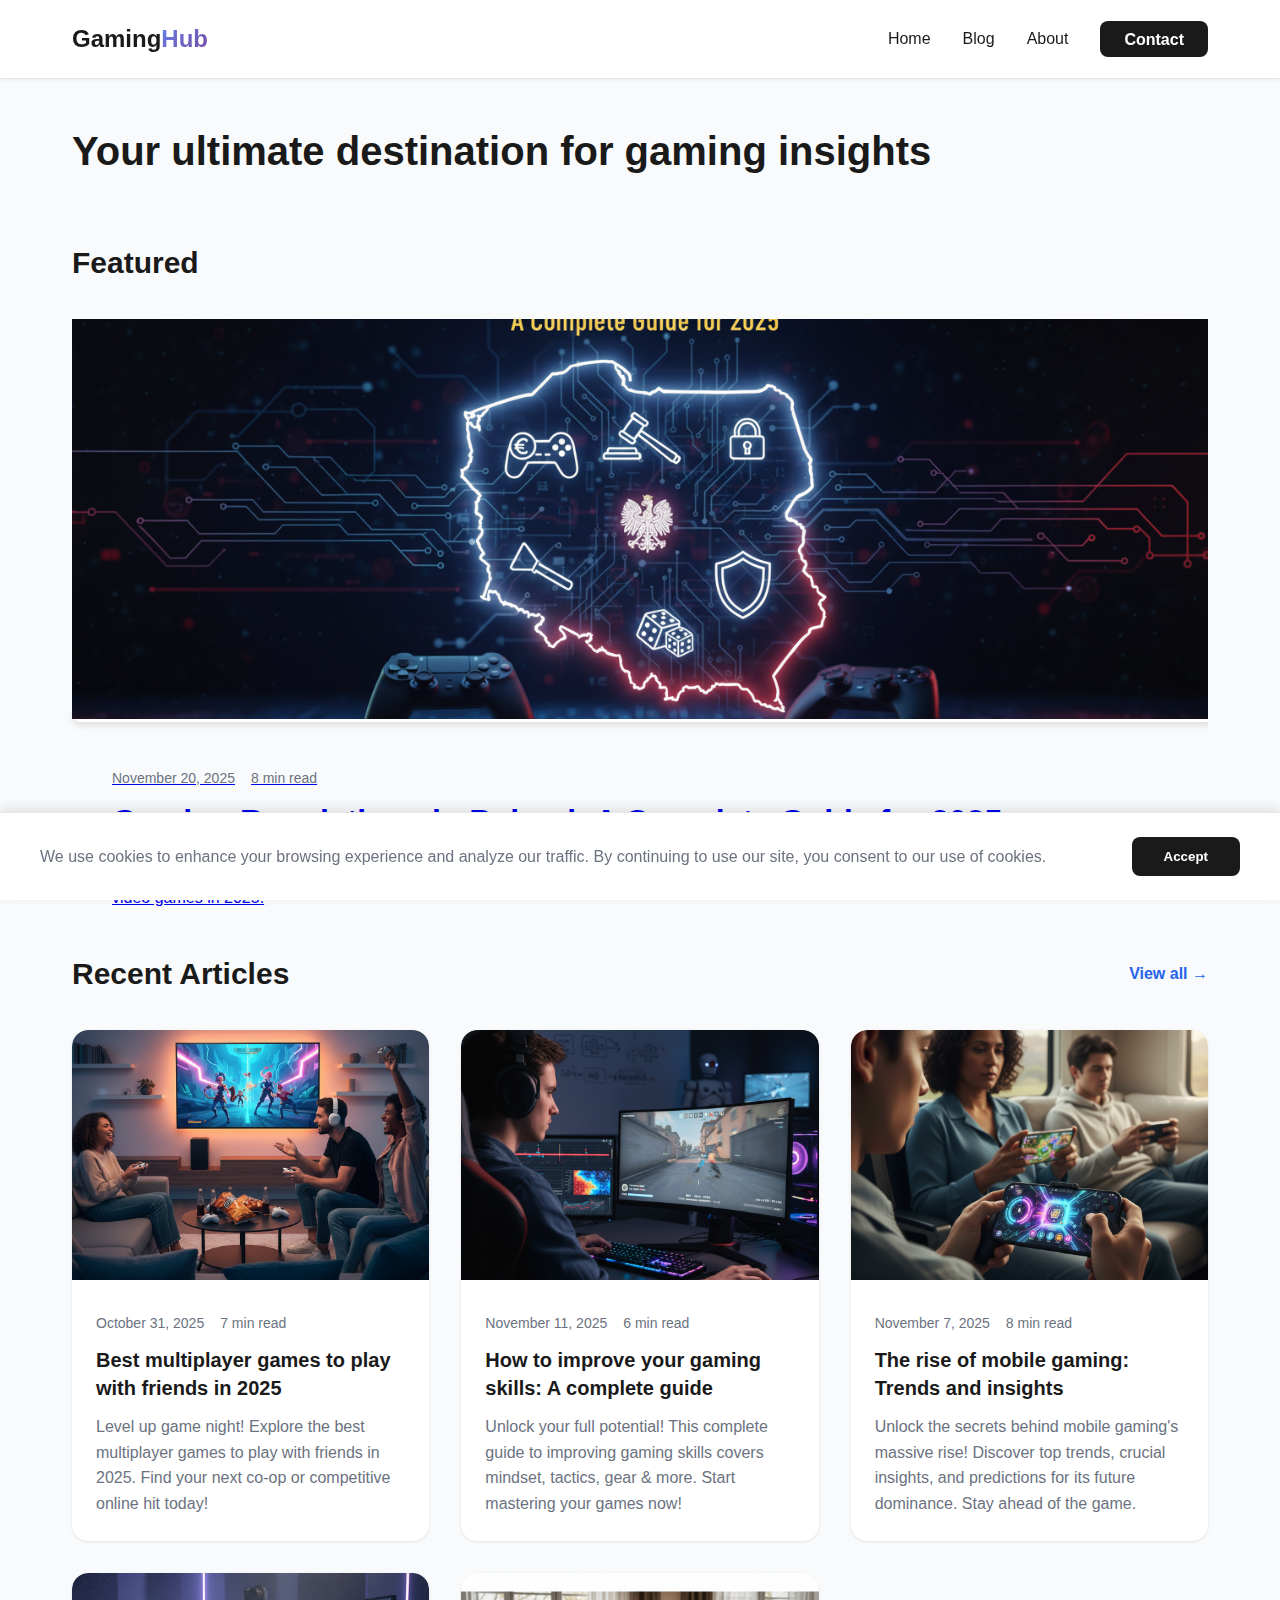
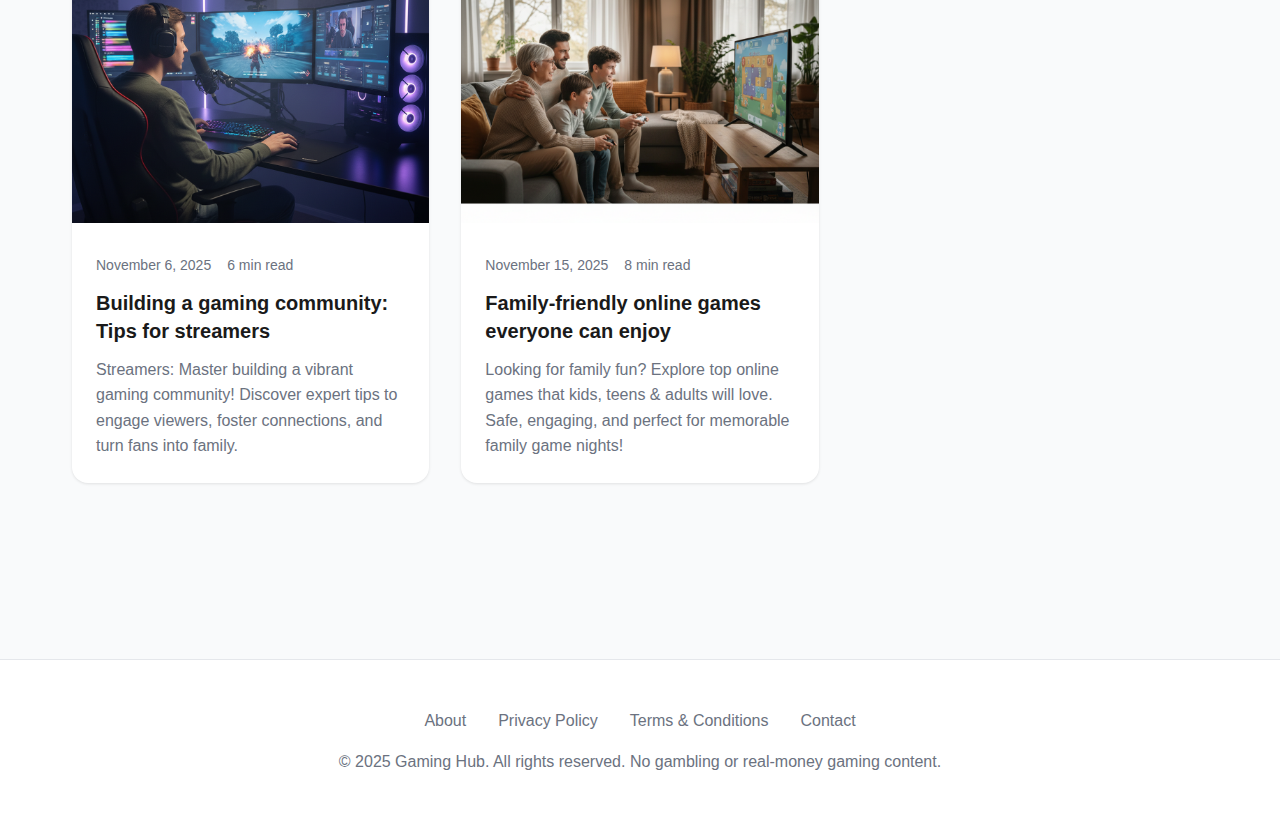
<file: index.html>
<!DOCTYPE html>
<html lang="en">
<head>
  <meta charset="UTF-8">
  <meta name="viewport" content="width=device-width, initial-scale=1.0">
  <title>Home | Gaming Hub</title>
  <meta name="description" content="Your ultimate destination for gaming tips, reviews, and community insights">
  <link rel="stylesheet" href="./css/style.css">
</head>
<body>
  <header>
    <nav>
      <a href="./index.html" class="logo">Gaming<span>Hub</span></a>
      <ul>
        <li><a href="./index.html">Home</a></li>
        <li><a href="./blog/index.html">Blog</a></li>
        <li><a href="./about.html">About</a></li>
        <li><a href="./contact.html" class="cta-button">Contact</a></li>
      </ul>
    </nav>
  </header>

  <main>
    
    <div class="hero">
      <h1>Your ultimate destination for gaming insights</h1>
    </div>

    <section class="featured-section">
      <div class="section-header">
        <h2>Featured</h2>
      </div>
      <a href="blog/gaming-regulations-poland.html" class="featured-post">
        <img src="images/gaming-regulations-poland.png" alt="Gaming Regulations in Poland: A Complete Guide for 2025" class="featured-image">
        <div class="featured-content">
          <div class="blog-meta">
            <span>November 20, 2025</span>
            <span>8 min read</span>
          </div>
          <h2>Gaming Regulations in Poland: A Complete Guide for 2025</h2>
          <p>Comprehensive guide to gaming regulations in Poland. Learn about age restrictions, content ratings, consumer protection, and legal framework for video games in 2025.</p>
        </div>
      </a>
    </section>

    <section class="recent-section">
      <div class="section-header">
        <h2>Recent Articles</h2>
        <a href="blog/index.html" class="view-all">View all →</a>
      </div>
      <div class="blog-grid">
        
          <a href="blog/best-multiplayer-games-2025.html" class="blog-card">
            <img src="images/best-multiplayer-games-2025.png" alt="Best multiplayer games to play with friends in 2025" class="blog-card-image">
            <div class="blog-card-content">
              <div class="blog-meta">
                <span>October 31, 2025</span>
                <span>7 min read</span>
              </div>
              <h3>Best multiplayer games to play with friends in 2025</h3>
              <p>Level up game night! Explore the best multiplayer games to play with friends in 2025. Find your next co-op or competitive online hit today!</p>
            </div>
          </a>
        
          <a href="blog/improve-gaming-skills-guide.html" class="blog-card">
            <img src="images/improve-gaming-skills-guide.png" alt="How to improve your gaming skills: A complete guide" class="blog-card-image">
            <div class="blog-card-content">
              <div class="blog-meta">
                <span>November 11, 2025</span>
                <span>6 min read</span>
              </div>
              <h3>How to improve your gaming skills: A complete guide</h3>
              <p>Unlock your full potential! This complete guide to improving gaming skills covers mindset, tactics, gear & more. Start mastering your games now!</p>
            </div>
          </a>
        
          <a href="blog/mobile-gaming-trends-2025.html" class="blog-card">
            <img src="images/mobile-gaming-trends-2025.png" alt="The rise of mobile gaming: Trends and insights" class="blog-card-image">
            <div class="blog-card-content">
              <div class="blog-meta">
                <span>November 7, 2025</span>
                <span>8 min read</span>
              </div>
              <h3>The rise of mobile gaming: Trends and insights</h3>
              <p>Unlock the secrets behind mobile gaming's massive rise! Discover top trends, crucial insights, and predictions for its future dominance. Stay ahead of the game.</p>
            </div>
          </a>
        
          <a href="blog/building-gaming-community-streamers.html" class="blog-card">
            <img src="images/building-gaming-community-streamers.png" alt="Building a gaming community: Tips for streamers" class="blog-card-image">
            <div class="blog-card-content">
              <div class="blog-meta">
                <span>November 6, 2025</span>
                <span>6 min read</span>
              </div>
              <h3>Building a gaming community: Tips for streamers</h3>
              <p>Streamers: Master building a vibrant gaming community! Discover expert tips to engage viewers, foster connections, and turn fans into family.</p>
            </div>
          </a>
        
          <a href="blog/family-friendly-online-games.html" class="blog-card">
            <img src="images/family-friendly-online-games.png" alt="Family-friendly online games everyone can enjoy" class="blog-card-image">
            <div class="blog-card-content">
              <div class="blog-meta">
                <span>November 15, 2025</span>
                <span>8 min read</span>
              </div>
              <h3>Family-friendly online games everyone can enjoy</h3>
              <p>Looking for family fun? Explore top online games that kids, teens & adults will love. Safe, engaging, and perfect for memorable family game nights!</p>
            </div>
          </a>
        
      </div>
    </section>
  
  </main>

  <footer>
    <div class="footer-content">
      <div class="footer-links">
        <a href="./about.html">About</a>
        <a href="./privacy.html">Privacy Policy</a>
        <a href="./terms.html">Terms & Conditions</a>
        <a href="./contact.html">Contact</a>
      </div>
      <p>&copy; 2025 Gaming Hub. All rights reserved. No gambling or real-money gaming content.</p>
    </div>
  </footer>

  <div class="cookie-banner">
    <div class="cookie-content">
      <p>We use cookies to enhance your browsing experience and analyze our traffic. By continuing to use our site, you consent to our use of cookies.</p>
      <div class="cookie-buttons">
        <button class="cookie-button accept-button">Accept</button>
      </div>
    </div>
  </div>

  <script src="./js/main.js"></script>
</body>
</html>
</file>
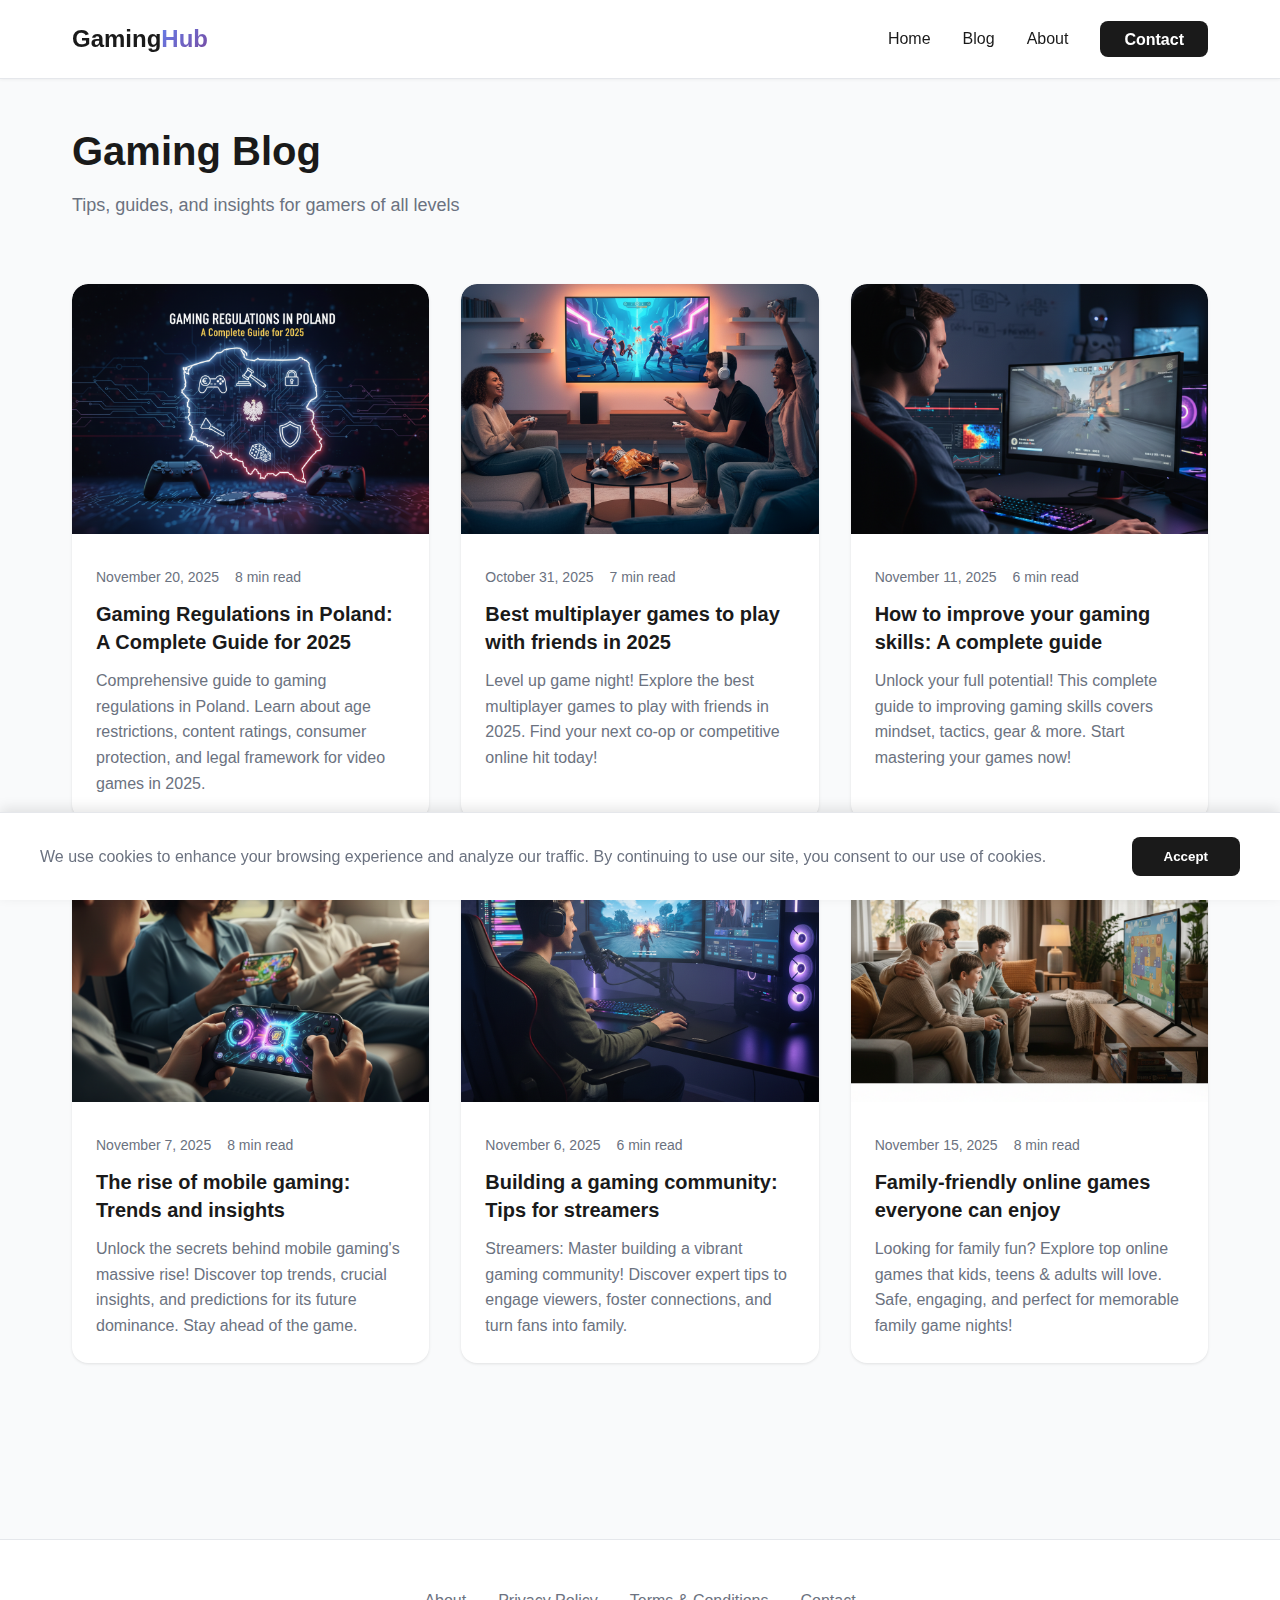
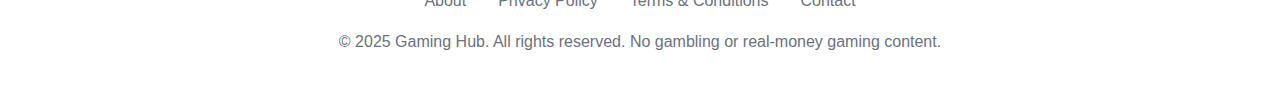
<file: blog/index.html>
<!DOCTYPE html>
<html lang="en">
<head>
  <meta charset="UTF-8">
  <meta name="viewport" content="width=device-width, initial-scale=1.0">
  <title>Blog | Gaming Hub</title>
  <meta name="description" content="Your ultimate destination for gaming tips, reviews, and community insights">
  <link rel="stylesheet" href="../css/style.css">
</head>
<body>
  <header>
    <nav>
      <a href="../index.html" class="logo">Gaming<span>Hub</span></a>
      <ul>
        <li><a href="../index.html">Home</a></li>
        <li><a href="../blog/index.html">Blog</a></li>
        <li><a href="../about.html">About</a></li>
        <li><a href="../contact.html" class="cta-button">Contact</a></li>
      </ul>
    </nav>
  </header>

  <main>
    
    <div class="hero">
      <h1>Gaming Blog</h1>
      <p style="color: var(--text-secondary); font-size: 1.125rem;">Tips, guides, and insights for gamers of all levels</p>
    </div>

    <div class="blog-grid">
      
        <a href="gaming-regulations-poland.html" class="blog-card">
          <img src="../images/gaming-regulations-poland.png" alt="Gaming Regulations in Poland: A Complete Guide for 2025" class="blog-card-image">
          <div class="blog-card-content">
            <div class="blog-meta">
              <span>November 20, 2025</span>
              <span>8 min read</span>
            </div>
            <h3>Gaming Regulations in Poland: A Complete Guide for 2025</h3>
            <p>Comprehensive guide to gaming regulations in Poland. Learn about age restrictions, content ratings, consumer protection, and legal framework for video games in 2025.</p>
          </div>
        </a>
      
        <a href="best-multiplayer-games-2025.html" class="blog-card">
          <img src="../images/best-multiplayer-games-2025.png" alt="Best multiplayer games to play with friends in 2025" class="blog-card-image">
          <div class="blog-card-content">
            <div class="blog-meta">
              <span>October 31, 2025</span>
              <span>7 min read</span>
            </div>
            <h3>Best multiplayer games to play with friends in 2025</h3>
            <p>Level up game night! Explore the best multiplayer games to play with friends in 2025. Find your next co-op or competitive online hit today!</p>
          </div>
        </a>
      
        <a href="improve-gaming-skills-guide.html" class="blog-card">
          <img src="../images/improve-gaming-skills-guide.png" alt="How to improve your gaming skills: A complete guide" class="blog-card-image">
          <div class="blog-card-content">
            <div class="blog-meta">
              <span>November 11, 2025</span>
              <span>6 min read</span>
            </div>
            <h3>How to improve your gaming skills: A complete guide</h3>
            <p>Unlock your full potential! This complete guide to improving gaming skills covers mindset, tactics, gear & more. Start mastering your games now!</p>
          </div>
        </a>
      
        <a href="mobile-gaming-trends-2025.html" class="blog-card">
          <img src="../images/mobile-gaming-trends-2025.png" alt="The rise of mobile gaming: Trends and insights" class="blog-card-image">
          <div class="blog-card-content">
            <div class="blog-meta">
              <span>November 7, 2025</span>
              <span>8 min read</span>
            </div>
            <h3>The rise of mobile gaming: Trends and insights</h3>
            <p>Unlock the secrets behind mobile gaming's massive rise! Discover top trends, crucial insights, and predictions for its future dominance. Stay ahead of the game.</p>
          </div>
        </a>
      
        <a href="building-gaming-community-streamers.html" class="blog-card">
          <img src="../images/building-gaming-community-streamers.png" alt="Building a gaming community: Tips for streamers" class="blog-card-image">
          <div class="blog-card-content">
            <div class="blog-meta">
              <span>November 6, 2025</span>
              <span>6 min read</span>
            </div>
            <h3>Building a gaming community: Tips for streamers</h3>
            <p>Streamers: Master building a vibrant gaming community! Discover expert tips to engage viewers, foster connections, and turn fans into family.</p>
          </div>
        </a>
      
        <a href="family-friendly-online-games.html" class="blog-card">
          <img src="../images/family-friendly-online-games.png" alt="Family-friendly online games everyone can enjoy" class="blog-card-image">
          <div class="blog-card-content">
            <div class="blog-meta">
              <span>November 15, 2025</span>
              <span>8 min read</span>
            </div>
            <h3>Family-friendly online games everyone can enjoy</h3>
            <p>Looking for family fun? Explore top online games that kids, teens & adults will love. Safe, engaging, and perfect for memorable family game nights!</p>
          </div>
        </a>
      
    </div>
  
  </main>

  <footer>
    <div class="footer-content">
      <div class="footer-links">
        <a href="../about.html">About</a>
        <a href="../privacy.html">Privacy Policy</a>
        <a href="../terms.html">Terms & Conditions</a>
        <a href="../contact.html">Contact</a>
      </div>
      <p>&copy; 2025 Gaming Hub. All rights reserved. No gambling or real-money gaming content.</p>
    </div>
  </footer>

  <div class="cookie-banner">
    <div class="cookie-content">
      <p>We use cookies to enhance your browsing experience and analyze our traffic. By continuing to use our site, you consent to our use of cookies.</p>
      <div class="cookie-buttons">
        <button class="cookie-button accept-button">Accept</button>
      </div>
    </div>
  </div>

  <script src="../js/main.js"></script>
</body>
</html>
</file>
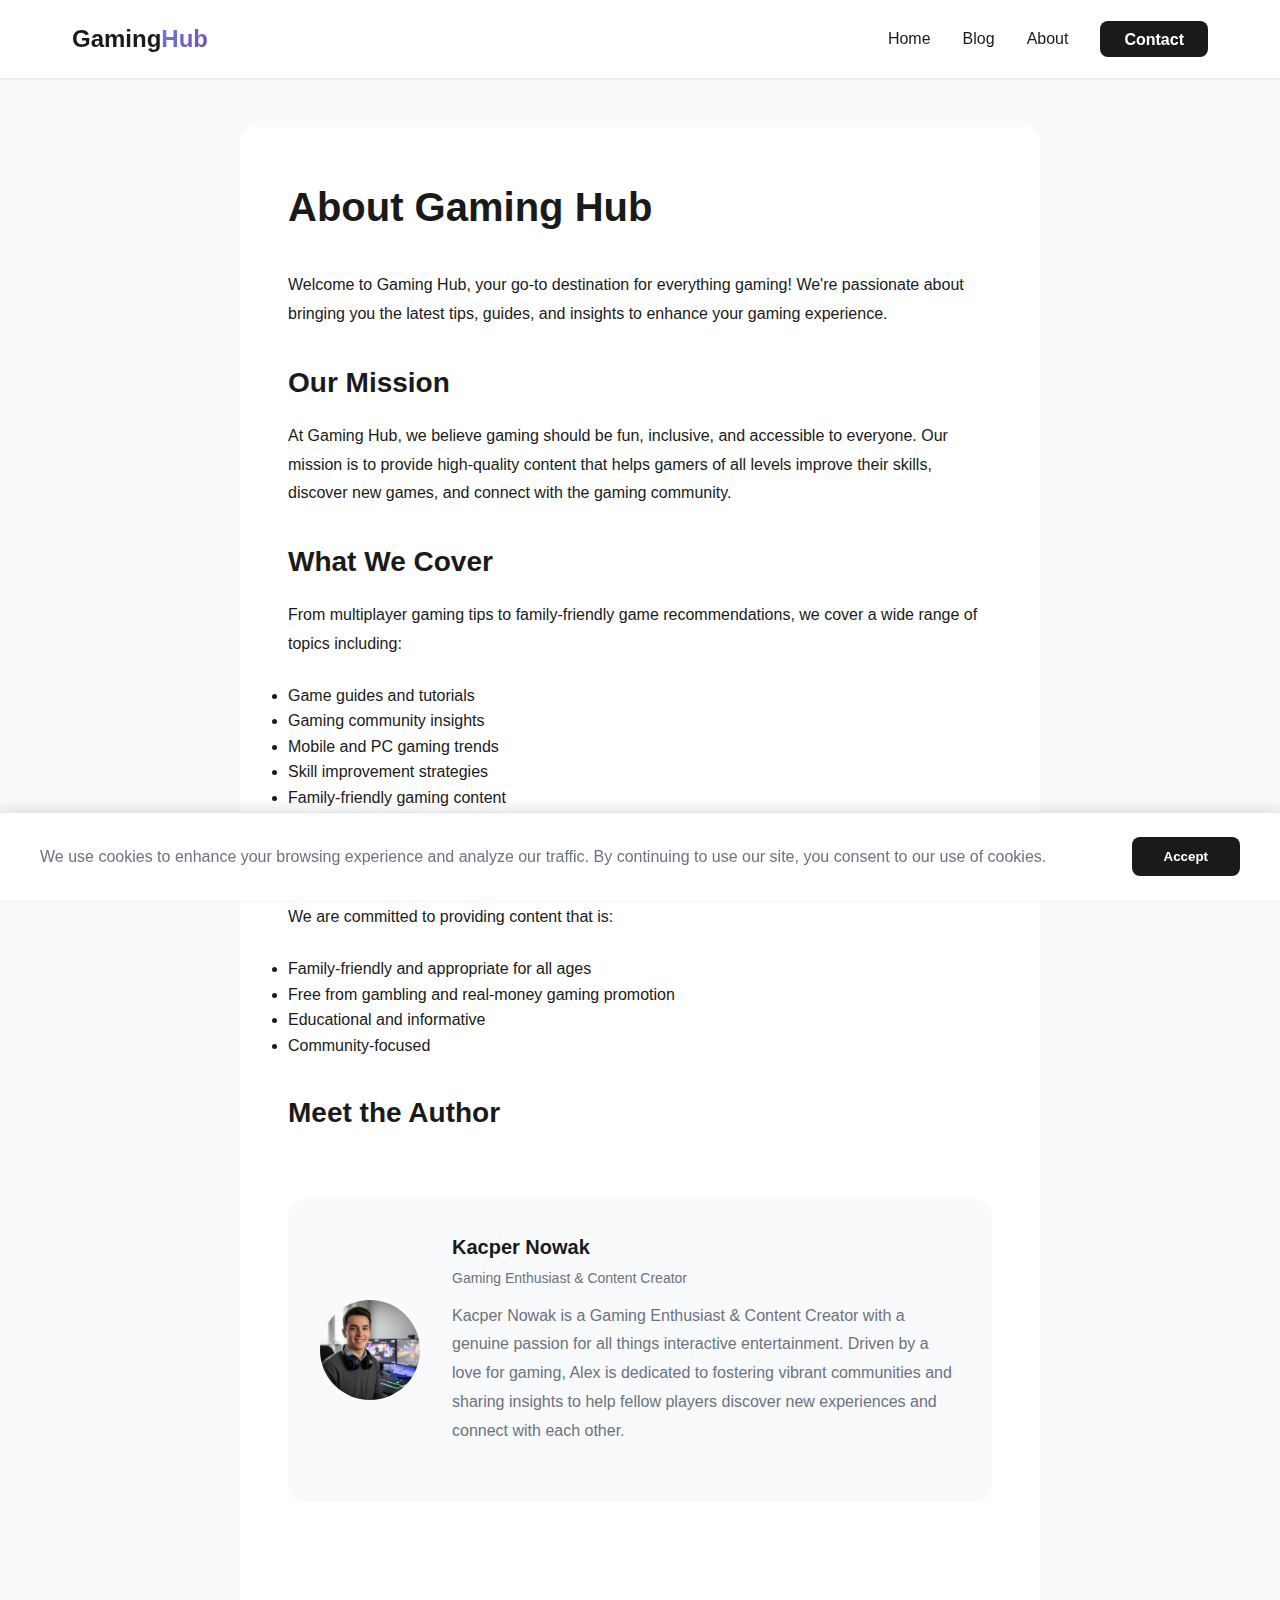
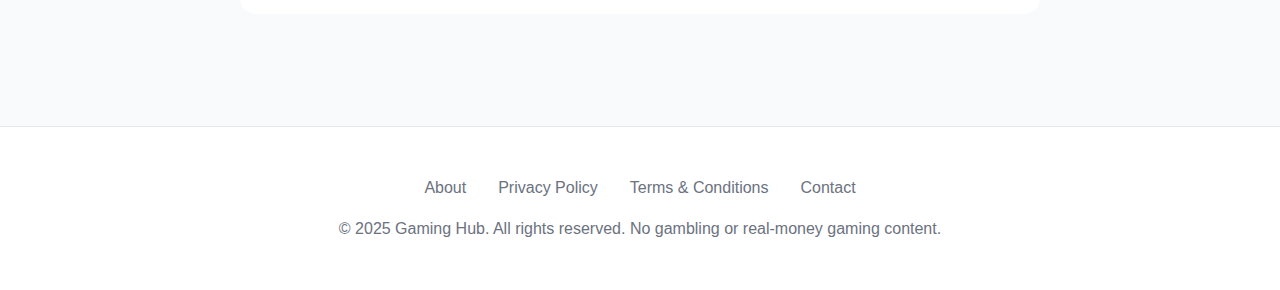
<file: about.html>
<!DOCTYPE html>
<html lang="en">
<head>
  <meta charset="UTF-8">
  <meta name="viewport" content="width=device-width, initial-scale=1.0">
  <title>About Us | Gaming Hub</title>
  <meta name="description" content="Your ultimate destination for gaming tips, reviews, and community insights">
  <link rel="stylesheet" href="./css/style.css">
</head>
<body>
  <header>
    <nav>
      <a href="./index.html" class="logo">Gaming<span>Hub</span></a>
      <ul>
        <li><a href="./index.html">Home</a></li>
        <li><a href="./blog/index.html">Blog</a></li>
        <li><a href="./about.html">About</a></li>
        <li><a href="./contact.html" class="cta-button">Contact</a></li>
      </ul>
    </nav>
  </header>

  <main>
    
    <div class="static-page">
      <h1>About Gaming Hub</h1>
      <p>Welcome to Gaming Hub, your go-to destination for everything gaming! We're passionate about bringing you the latest tips, guides, and insights to enhance your gaming experience.</p>
      
      <h2>Our Mission</h2>
      <p>At Gaming Hub, we believe gaming should be fun, inclusive, and accessible to everyone. Our mission is to provide high-quality content that helps gamers of all levels improve their skills, discover new games, and connect with the gaming community.</p>
      
      <h2>What We Cover</h2>
      <p>From multiplayer gaming tips to family-friendly game recommendations, we cover a wide range of topics including:</p>
      <ul>
        <li>Game guides and tutorials</li>
        <li>Gaming community insights</li>
        <li>Mobile and PC gaming trends</li>
        <li>Skill improvement strategies</li>
        <li>Family-friendly gaming content</li>
      </ul>
      
      <h2>Our Values</h2>
      <p>We are committed to providing content that is:</p>
      <ul>
        <li>Family-friendly and appropriate for all ages</li>
        <li>Free from gambling and real-money gaming promotion</li>
        <li>Educational and informative</li>
        <li>Community-focused</li>
      </ul>
      
      <h2>Meet the Author</h2>
      <div class="author-box">
        <img src="images/author.png" alt="Kacper Nowak" class="author-image">
        <div class="author-info">
          <h3>Kacper Nowak</h3>
          <div class="author-role">Gaming Enthusiast & Content Creator</div>
          <p class="author-bio">Kacper Nowak is a Gaming Enthusiast & Content Creator with a genuine passion for all things interactive entertainment. Driven by a love for gaming, Alex is dedicated to fostering vibrant communities and sharing insights to help fellow players discover new experiences and connect with each other.</p>
        </div>
      </div>
    </div>
  
  </main>

  <footer>
    <div class="footer-content">
      <div class="footer-links">
        <a href="./about.html">About</a>
        <a href="./privacy.html">Privacy Policy</a>
        <a href="./terms.html">Terms & Conditions</a>
        <a href="./contact.html">Contact</a>
      </div>
      <p>&copy; 2025 Gaming Hub. All rights reserved. No gambling or real-money gaming content.</p>
    </div>
  </footer>

  <div class="cookie-banner">
    <div class="cookie-content">
      <p>We use cookies to enhance your browsing experience and analyze our traffic. By continuing to use our site, you consent to our use of cookies.</p>
      <div class="cookie-buttons">
        <button class="cookie-button accept-button">Accept</button>
      </div>
    </div>
  </div>

  <script src="./js/main.js"></script>
</body>
</html>
</file>
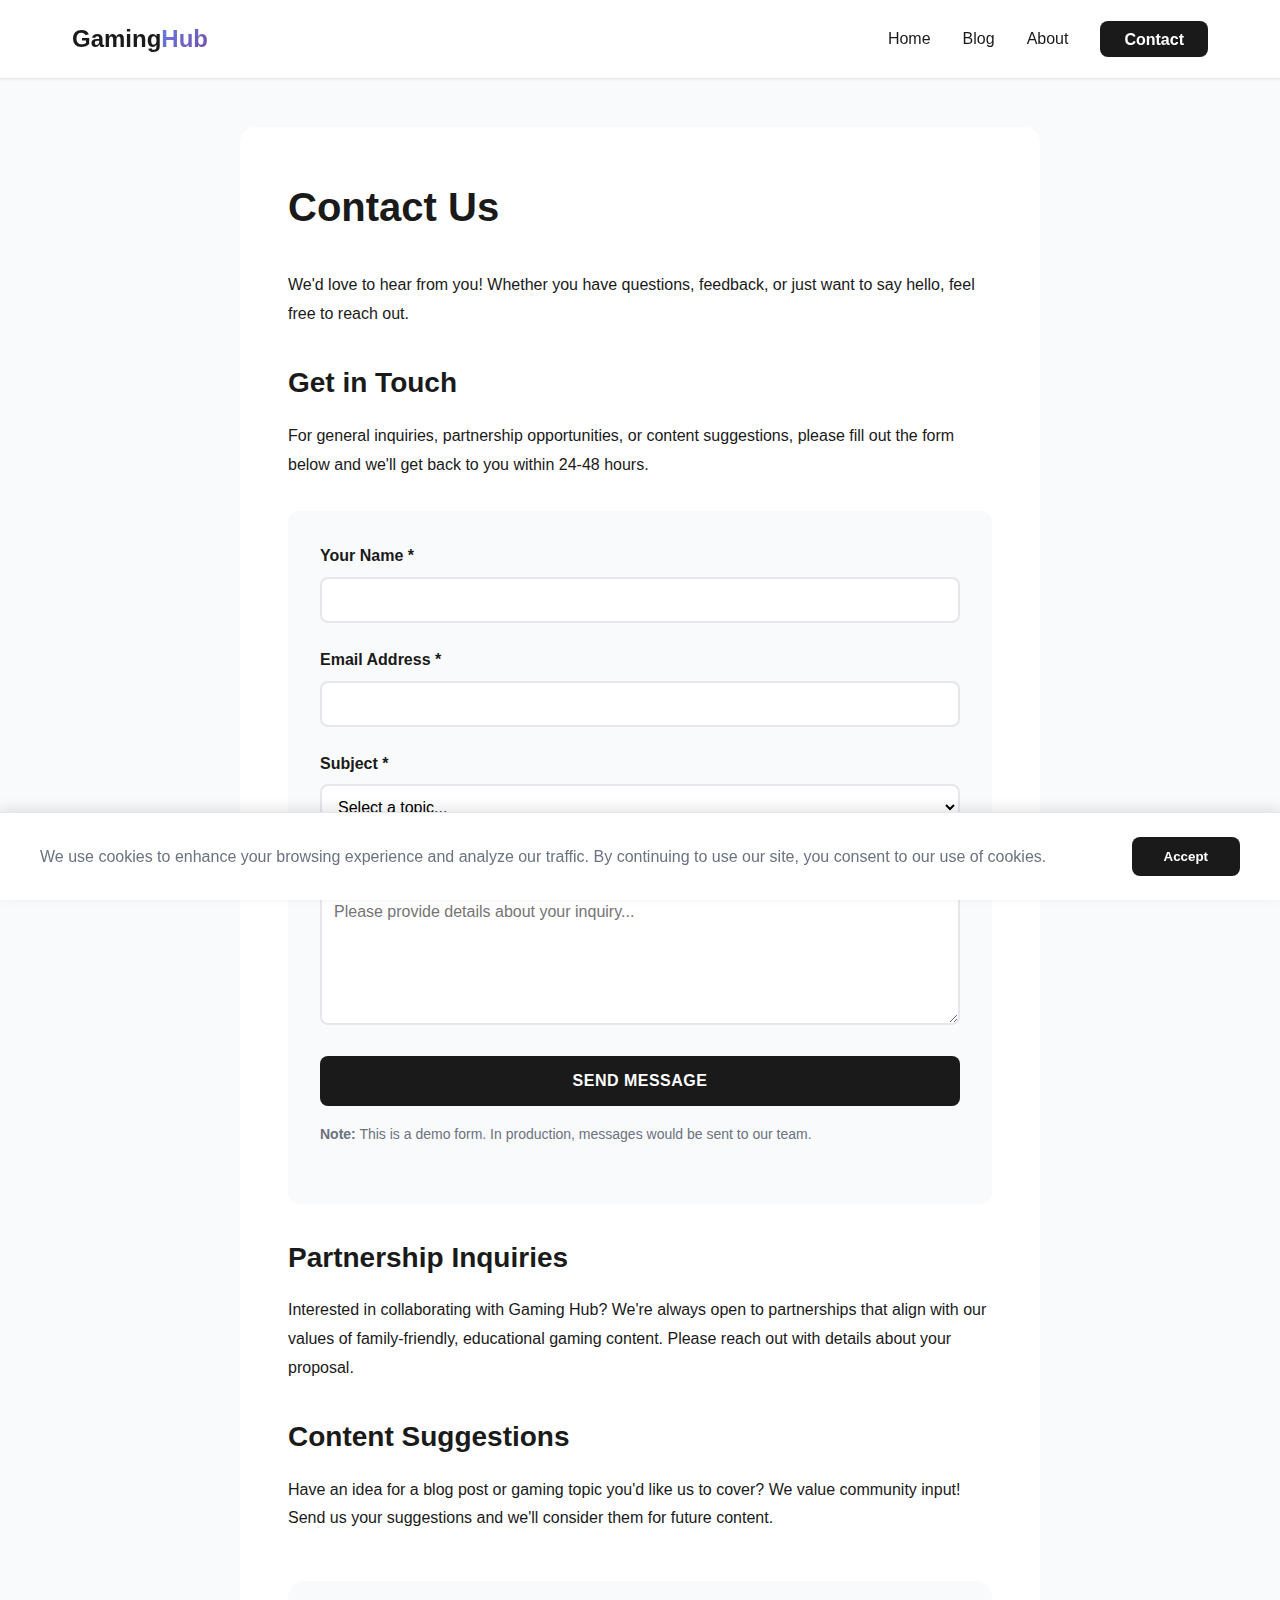
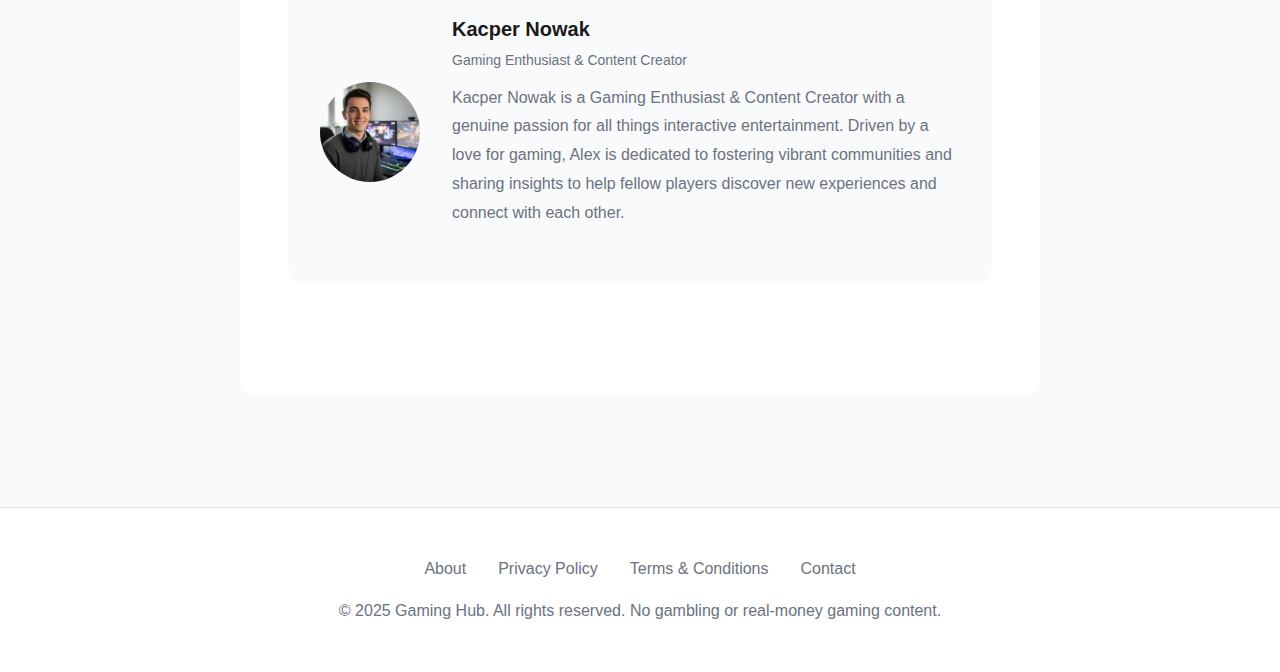
<file: contact.html>
<!DOCTYPE html>
<html lang="en">
<head>
  <meta charset="UTF-8">
  <meta name="viewport" content="width=device-width, initial-scale=1.0">
  <title>Contact Us | Gaming Hub</title>
  <meta name="description" content="Your ultimate destination for gaming tips, reviews, and community insights">
  <link rel="stylesheet" href="./css/style.css">
</head>
<body>
  <header>
    <nav>
      <a href="./index.html" class="logo">Gaming<span>Hub</span></a>
      <ul>
        <li><a href="./index.html">Home</a></li>
        <li><a href="./blog/index.html">Blog</a></li>
        <li><a href="./about.html">About</a></li>
        <li><a href="./contact.html" class="cta-button">Contact</a></li>
      </ul>
    </nav>
  </header>

  <main>
    
    <div class="static-page">
      <h1>Contact Us</h1>
      <p>We'd love to hear from you! Whether you have questions, feedback, or just want to say hello, feel free to reach out.</p>
      
      <h2>Get in Touch</h2>
      <p>For general inquiries, partnership opportunities, or content suggestions, please fill out the form below and we'll get back to you within 24-48 hours.</p>
      
      <form class="contact-form" style="background: var(--bg-secondary); padding: 2rem; border-radius: 12px; margin: 2rem 0;">
        <div style="margin-bottom: 1.5rem;">
          <label for="name" style="display: block; margin-bottom: 0.5rem; font-weight: 600;">Your Name *</label>
          <input type="text" id="name" name="name" required style="width: 100%; padding: 0.75rem; border: 2px solid var(--border-color); border-radius: 8px; font-size: 1rem; font-family: inherit;">
        </div>
        
        <div style="margin-bottom: 1.5rem;">
          <label for="email" style="display: block; margin-bottom: 0.5rem; font-weight: 600;">Email Address *</label>
          <input type="email" id="email" name="email" required style="width: 100%; padding: 0.75rem; border: 2px solid var(--border-color); border-radius: 8px; font-size: 1rem; font-family: inherit;">
        </div>
        
        <div style="margin-bottom: 1.5rem;">
          <label for="subject" style="display: block; margin-bottom: 0.5rem; font-weight: 600;">Subject *</label>
          <select id="subject" name="subject" required style="width: 100%; padding: 0.75rem; border: 2px solid var(--border-color); border-radius: 8px; font-size: 1rem; font-family: inherit; background: white;">
            <option value="">Select a topic...</option>
            <option value="general">General Inquiry</option>
            <option value="partnership">Partnership Opportunity</option>
            <option value="content">Content Suggestion</option>
            <option value="feedback">Feedback</option>
            <option value="technical">Technical Issue</option>
            <option value="other">Other</option>
          </select>
        </div>
        
        <div style="margin-bottom: 1.5rem;">
          <label for="message" style="display: block; margin-bottom: 0.5rem; font-weight: 600;">Message *</label>
          <textarea id="message" name="message" required rows="6" style="width: 100%; padding: 0.75rem; border: 2px solid var(--border-color); border-radius: 8px; font-size: 1rem; font-family: inherit; resize: vertical;" placeholder="Please provide details about your inquiry..."></textarea>
        </div>
        
        <button type="submit" class="cta-button" style="padding: 1rem 2rem; border: none; border-radius: 8px; font-size: 1rem; font-weight: 700; cursor: pointer; transition: all 0.3s; text-transform: uppercase; letter-spacing: 0.5px; width: 100%;">
          Send Message
        </button>
        
        <p style="margin-top: 1rem; font-size: 0.875rem; color: var(--text-secondary);">
          <strong>Note:</strong> This is a demo form. In production, messages would be sent to our team.
        </p>
      </form>
      
      <h2>Partnership Inquiries</h2>
      <p>Interested in collaborating with Gaming Hub? We're always open to partnerships that align with our values of family-friendly, educational gaming content. Please reach out with details about your proposal.</p>
      
      <h2>Content Suggestions</h2>
      <p>Have an idea for a blog post or gaming topic you'd like us to cover? We value community input! Send us your suggestions and we'll consider them for future content.</p>
      
      <div class="author-box" style="margin-top: 3rem;">
        <img src="images/author.png" alt="Kacper Nowak" class="author-image">
        <div class="author-info">
          <h3>Kacper Nowak</h3>
          <div class="author-role">Gaming Enthusiast & Content Creator</div>
          <p class="author-bio">Kacper Nowak is a Gaming Enthusiast & Content Creator with a genuine passion for all things interactive entertainment. Driven by a love for gaming, Alex is dedicated to fostering vibrant communities and sharing insights to help fellow players discover new experiences and connect with each other.</p>
        </div>
      </div>
    </div>
  
  </main>

  <footer>
    <div class="footer-content">
      <div class="footer-links">
        <a href="./about.html">About</a>
        <a href="./privacy.html">Privacy Policy</a>
        <a href="./terms.html">Terms & Conditions</a>
        <a href="./contact.html">Contact</a>
      </div>
      <p>&copy; 2025 Gaming Hub. All rights reserved. No gambling or real-money gaming content.</p>
    </div>
  </footer>

  <div class="cookie-banner">
    <div class="cookie-content">
      <p>We use cookies to enhance your browsing experience and analyze our traffic. By continuing to use our site, you consent to our use of cookies.</p>
      <div class="cookie-buttons">
        <button class="cookie-button accept-button">Accept</button>
      </div>
    </div>
  </div>

  <script src="./js/main.js"></script>
</body>
</html>
</file>
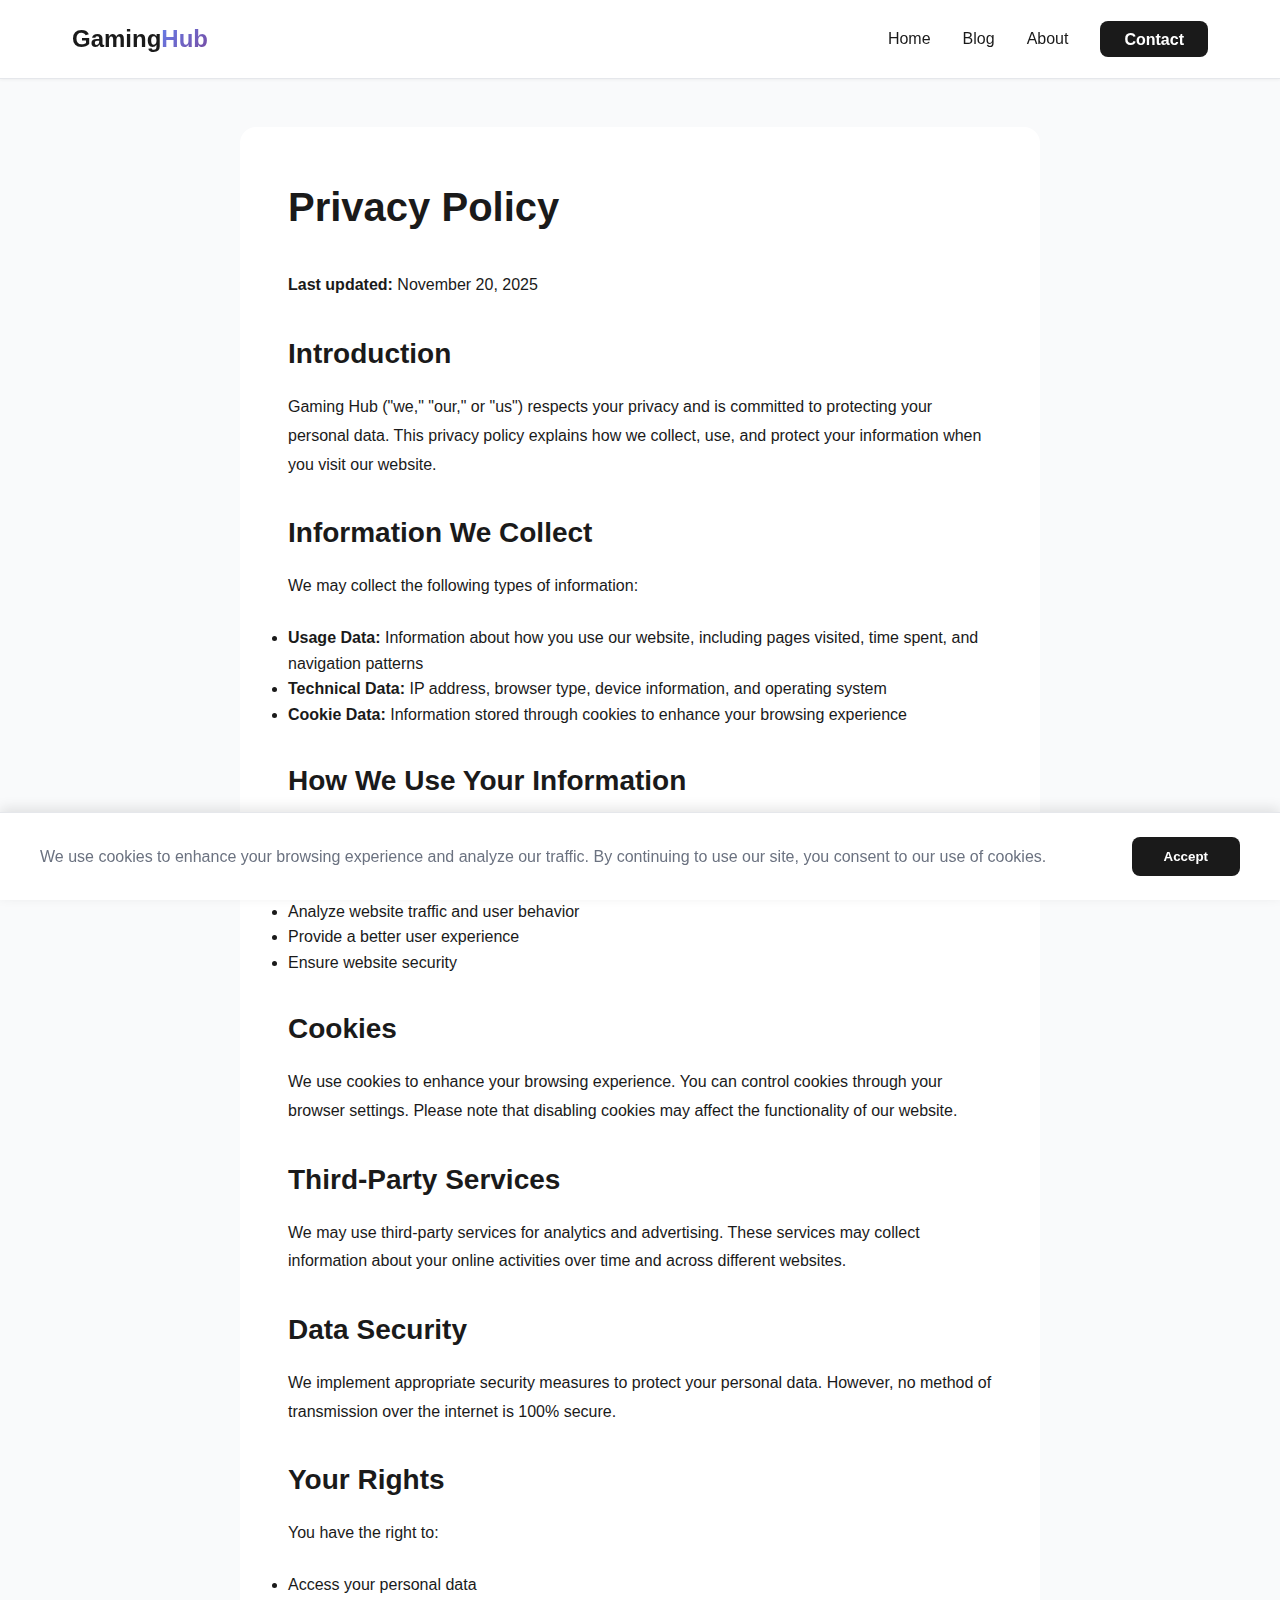
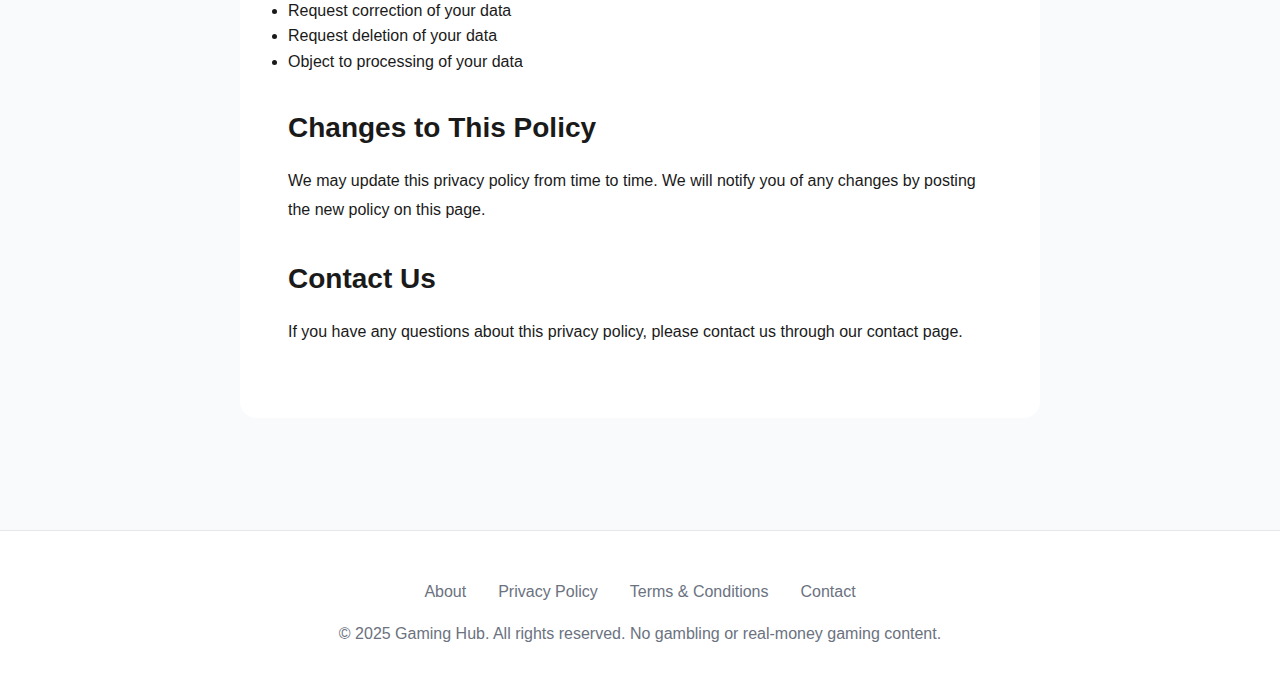
<file: privacy.html>
<!DOCTYPE html>
<html lang="en">
<head>
  <meta charset="UTF-8">
  <meta name="viewport" content="width=device-width, initial-scale=1.0">
  <title>Privacy Policy | Gaming Hub</title>
  <meta name="description" content="Your ultimate destination for gaming tips, reviews, and community insights">
  <link rel="stylesheet" href="./css/style.css">
</head>
<body>
  <header>
    <nav>
      <a href="./index.html" class="logo">Gaming<span>Hub</span></a>
      <ul>
        <li><a href="./index.html">Home</a></li>
        <li><a href="./blog/index.html">Blog</a></li>
        <li><a href="./about.html">About</a></li>
        <li><a href="./contact.html" class="cta-button">Contact</a></li>
      </ul>
    </nav>
  </header>

  <main>
    
    <div class="static-page">
      <h1>Privacy Policy</h1>
      <p><strong>Last updated:</strong> November 20, 2025</p>
      
      <h2>Introduction</h2>
      <p>Gaming Hub ("we," "our," or "us") respects your privacy and is committed to protecting your personal data. This privacy policy explains how we collect, use, and protect your information when you visit our website.</p>
      
      <h2>Information We Collect</h2>
      <p>We may collect the following types of information:</p>
      <ul>
        <li><strong>Usage Data:</strong> Information about how you use our website, including pages visited, time spent, and navigation patterns</li>
        <li><strong>Technical Data:</strong> IP address, browser type, device information, and operating system</li>
        <li><strong>Cookie Data:</strong> Information stored through cookies to enhance your browsing experience</li>
      </ul>
      
      <h2>How We Use Your Information</h2>
      <p>We use the collected information to:</p>
      <ul>
        <li>Improve our website and content</li>
        <li>Analyze website traffic and user behavior</li>
        <li>Provide a better user experience</li>
        <li>Ensure website security</li>
      </ul>
      
      <h2>Cookies</h2>
      <p>We use cookies to enhance your browsing experience. You can control cookies through your browser settings. Please note that disabling cookies may affect the functionality of our website.</p>
      
      <h2>Third-Party Services</h2>
      <p>We may use third-party services for analytics and advertising. These services may collect information about your online activities over time and across different websites.</p>
      
      <h2>Data Security</h2>
      <p>We implement appropriate security measures to protect your personal data. However, no method of transmission over the internet is 100% secure.</p>
      
      <h2>Your Rights</h2>
      <p>You have the right to:</p>
      <ul>
        <li>Access your personal data</li>
        <li>Request correction of your data</li>
        <li>Request deletion of your data</li>
        <li>Object to processing of your data</li>
      </ul>
      
      <h2>Changes to This Policy</h2>
      <p>We may update this privacy policy from time to time. We will notify you of any changes by posting the new policy on this page.</p>
      
      <h2>Contact Us</h2>
      <p>If you have any questions about this privacy policy, please contact us through our contact page.</p>
    </div>
  
  </main>

  <footer>
    <div class="footer-content">
      <div class="footer-links">
        <a href="./about.html">About</a>
        <a href="./privacy.html">Privacy Policy</a>
        <a href="./terms.html">Terms & Conditions</a>
        <a href="./contact.html">Contact</a>
      </div>
      <p>&copy; 2025 Gaming Hub. All rights reserved. No gambling or real-money gaming content.</p>
    </div>
  </footer>

  <div class="cookie-banner">
    <div class="cookie-content">
      <p>We use cookies to enhance your browsing experience and analyze our traffic. By continuing to use our site, you consent to our use of cookies.</p>
      <div class="cookie-buttons">
        <button class="cookie-button accept-button">Accept</button>
      </div>
    </div>
  </div>

  <script src="./js/main.js"></script>
</body>
</html>
</file>
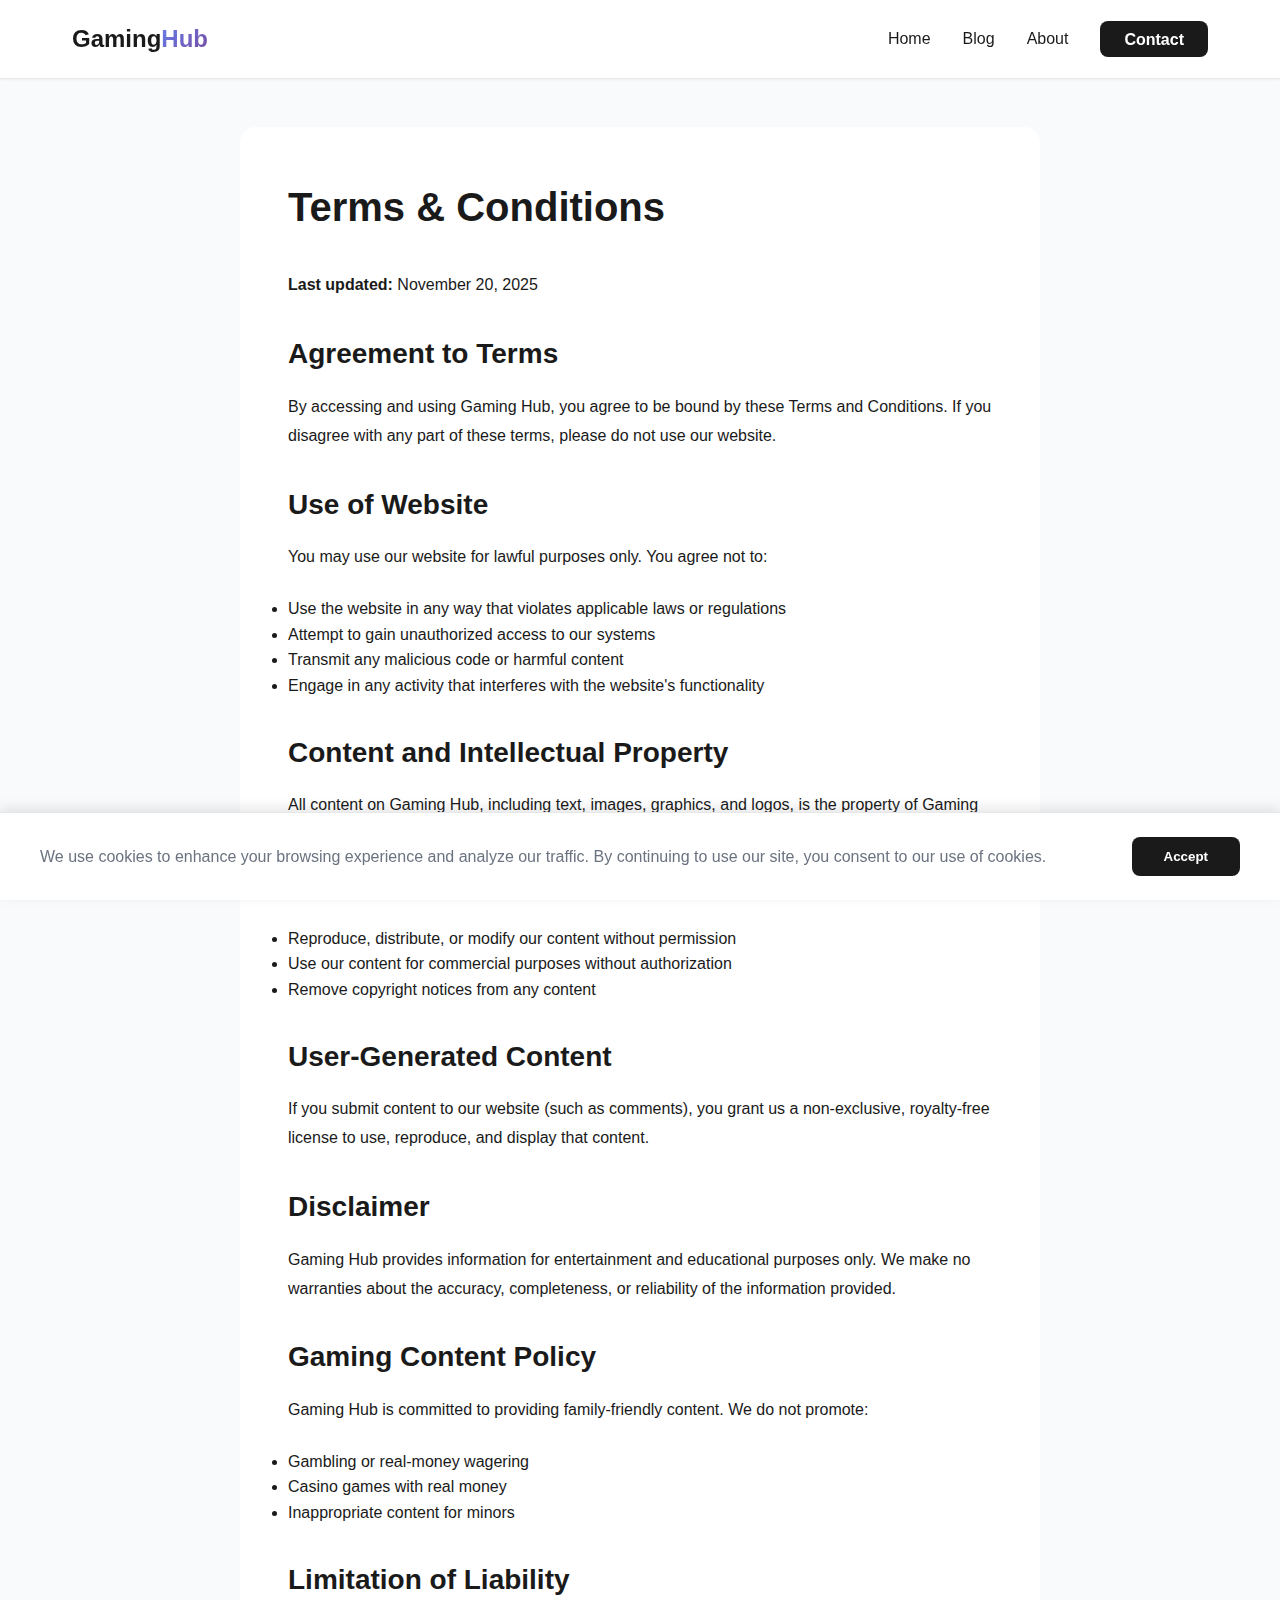
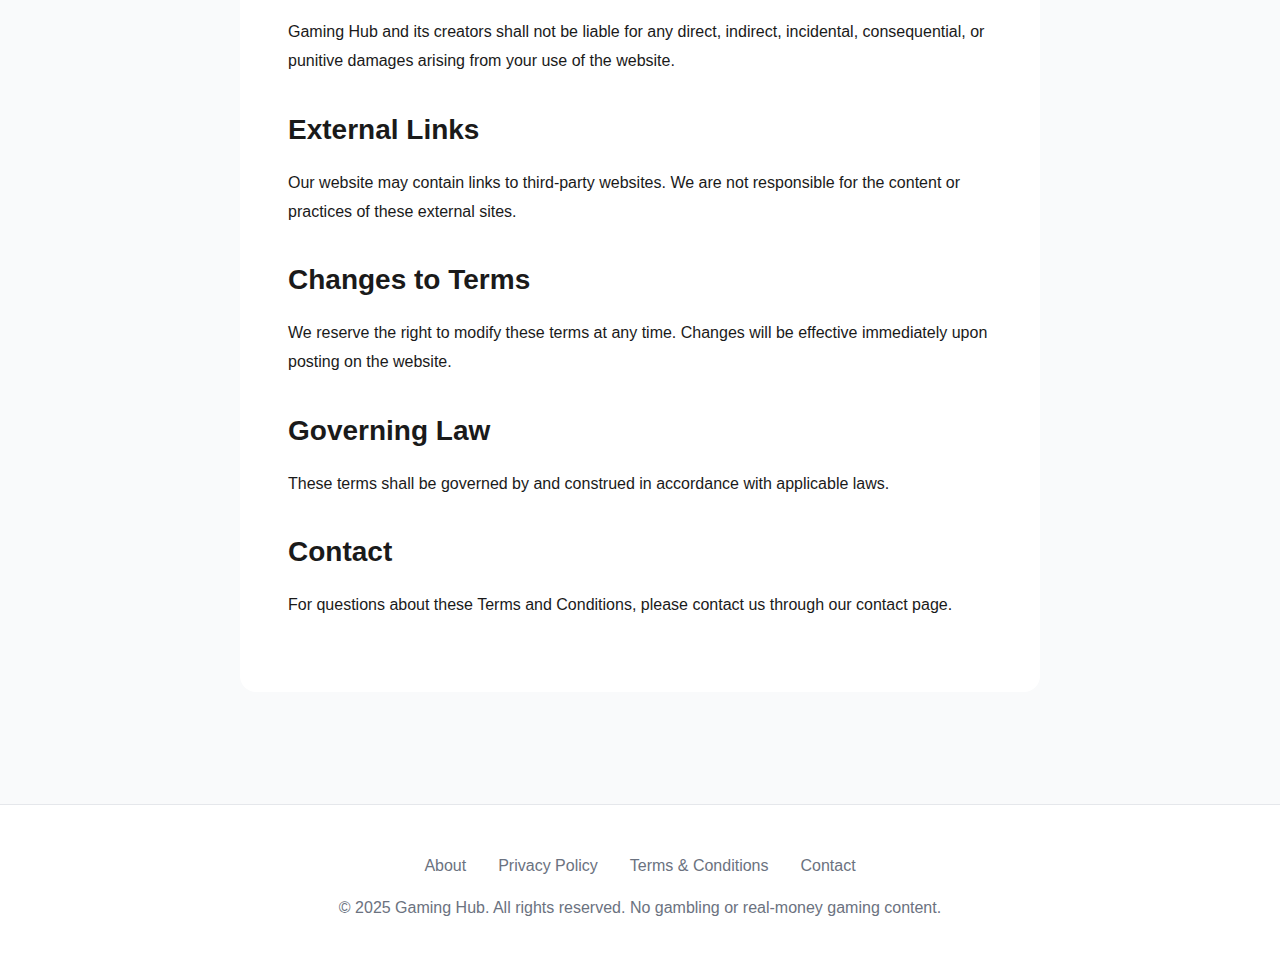
<file: terms.html>
<!DOCTYPE html>
<html lang="en">
<head>
  <meta charset="UTF-8">
  <meta name="viewport" content="width=device-width, initial-scale=1.0">
  <title>Terms & Conditions | Gaming Hub</title>
  <meta name="description" content="Your ultimate destination for gaming tips, reviews, and community insights">
  <link rel="stylesheet" href="./css/style.css">
</head>
<body>
  <header>
    <nav>
      <a href="./index.html" class="logo">Gaming<span>Hub</span></a>
      <ul>
        <li><a href="./index.html">Home</a></li>
        <li><a href="./blog/index.html">Blog</a></li>
        <li><a href="./about.html">About</a></li>
        <li><a href="./contact.html" class="cta-button">Contact</a></li>
      </ul>
    </nav>
  </header>

  <main>
    
    <div class="static-page">
      <h1>Terms & Conditions</h1>
      <p><strong>Last updated:</strong> November 20, 2025</p>
      
      <h2>Agreement to Terms</h2>
      <p>By accessing and using Gaming Hub, you agree to be bound by these Terms and Conditions. If you disagree with any part of these terms, please do not use our website.</p>
      
      <h2>Use of Website</h2>
      <p>You may use our website for lawful purposes only. You agree not to:</p>
      <ul>
        <li>Use the website in any way that violates applicable laws or regulations</li>
        <li>Attempt to gain unauthorized access to our systems</li>
        <li>Transmit any malicious code or harmful content</li>
        <li>Engage in any activity that interferes with the website's functionality</li>
      </ul>
      
      <h2>Content and Intellectual Property</h2>
      <p>All content on Gaming Hub, including text, images, graphics, and logos, is the property of Gaming Hub or its content creators and is protected by copyright laws.</p>
      <p>You may not:</p>
      <ul>
        <li>Reproduce, distribute, or modify our content without permission</li>
        <li>Use our content for commercial purposes without authorization</li>
        <li>Remove copyright notices from any content</li>
      </ul>
      
      <h2>User-Generated Content</h2>
      <p>If you submit content to our website (such as comments), you grant us a non-exclusive, royalty-free license to use, reproduce, and display that content.</p>
      
      <h2>Disclaimer</h2>
      <p>Gaming Hub provides information for entertainment and educational purposes only. We make no warranties about the accuracy, completeness, or reliability of the information provided.</p>
      
      <h2>Gaming Content Policy</h2>
      <p>Gaming Hub is committed to providing family-friendly content. We do not promote:</p>
      <ul>
        <li>Gambling or real-money wagering</li>
        <li>Casino games with real money</li>
        <li>Inappropriate content for minors</li>
      </ul>
      
      <h2>Limitation of Liability</h2>
      <p>Gaming Hub and its creators shall not be liable for any direct, indirect, incidental, consequential, or punitive damages arising from your use of the website.</p>
      
      <h2>External Links</h2>
      <p>Our website may contain links to third-party websites. We are not responsible for the content or practices of these external sites.</p>
      
      <h2>Changes to Terms</h2>
      <p>We reserve the right to modify these terms at any time. Changes will be effective immediately upon posting on the website.</p>
      
      <h2>Governing Law</h2>
      <p>These terms shall be governed by and construed in accordance with applicable laws.</p>
      
      <h2>Contact</h2>
      <p>For questions about these Terms and Conditions, please contact us through our contact page.</p>
    </div>
  
  </main>

  <footer>
    <div class="footer-content">
      <div class="footer-links">
        <a href="./about.html">About</a>
        <a href="./privacy.html">Privacy Policy</a>
        <a href="./terms.html">Terms & Conditions</a>
        <a href="./contact.html">Contact</a>
      </div>
      <p>&copy; 2025 Gaming Hub. All rights reserved. No gambling or real-money gaming content.</p>
    </div>
  </footer>

  <div class="cookie-banner">
    <div class="cookie-content">
      <p>We use cookies to enhance your browsing experience and analyze our traffic. By continuing to use our site, you consent to our use of cookies.</p>
      <div class="cookie-buttons">
        <button class="cookie-button accept-button">Accept</button>
      </div>
    </div>
  </div>

  <script src="./js/main.js"></script>
</body>
</html>
</file>
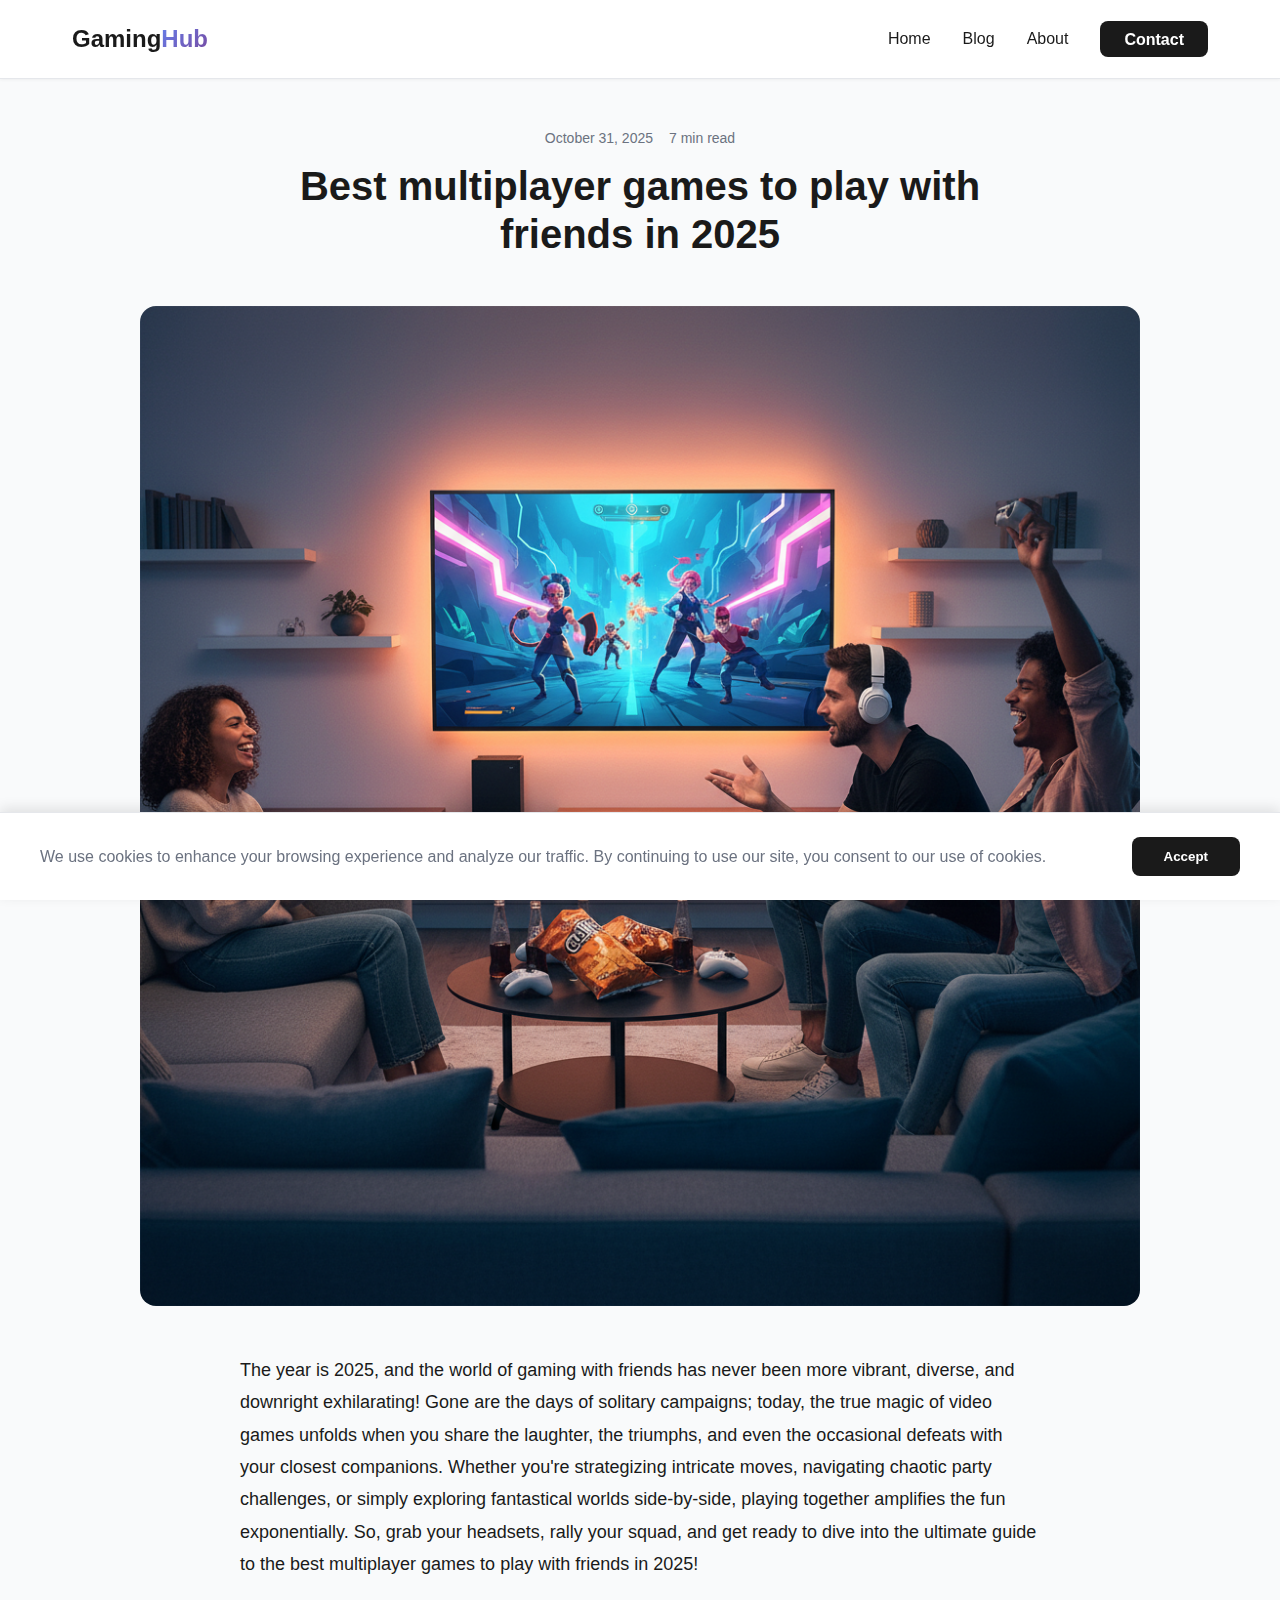
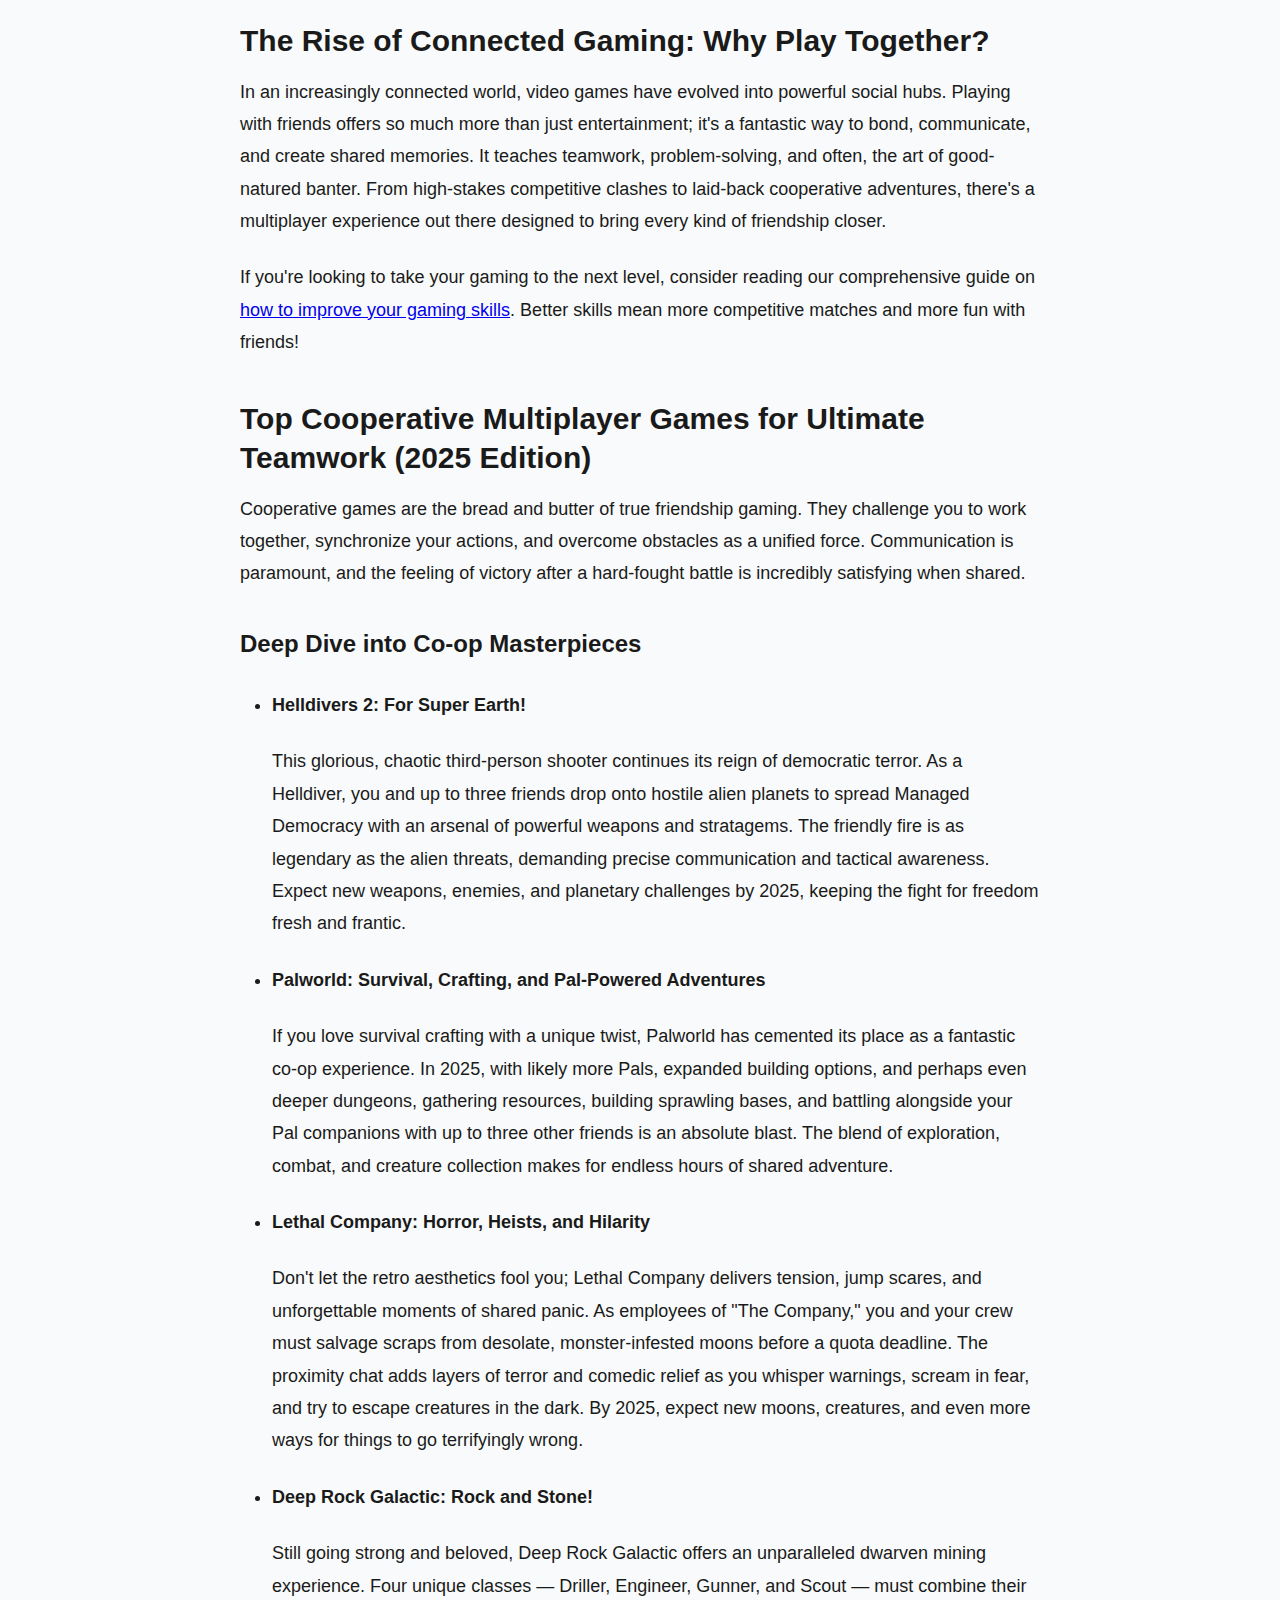
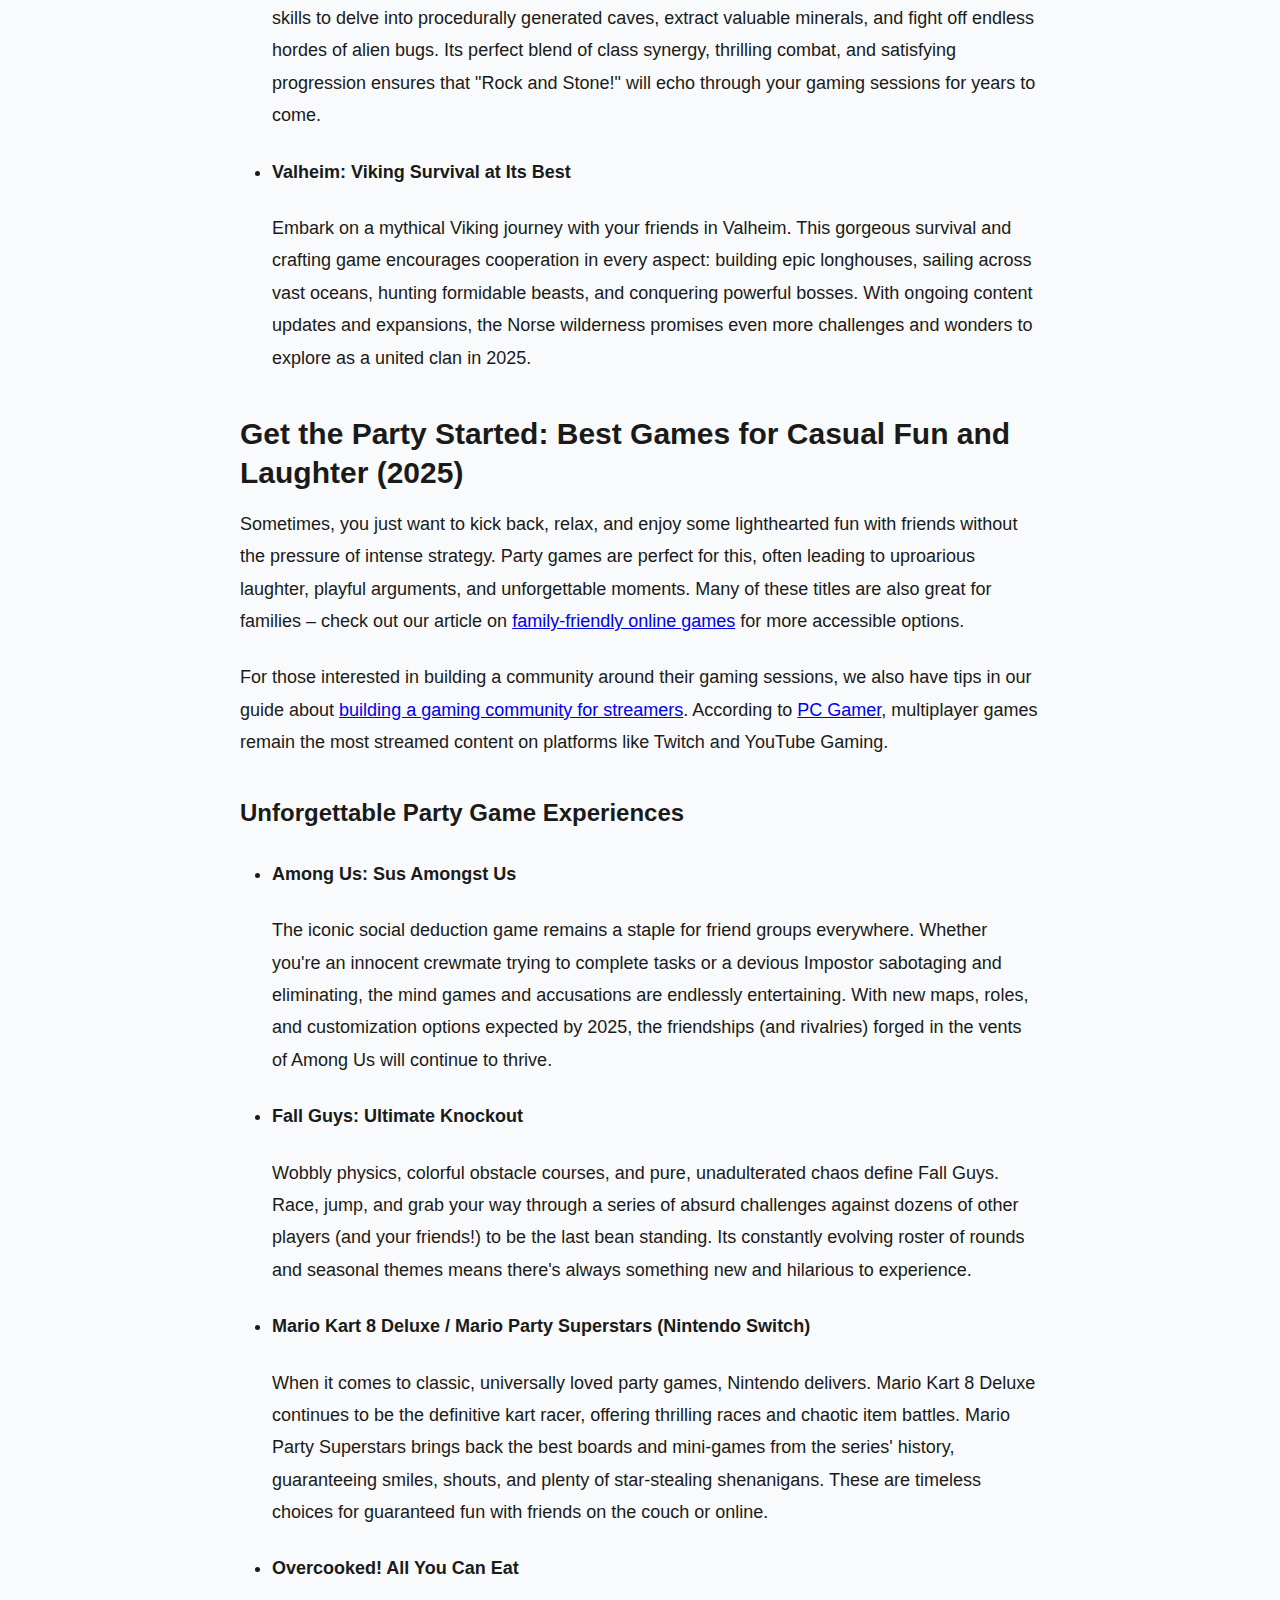
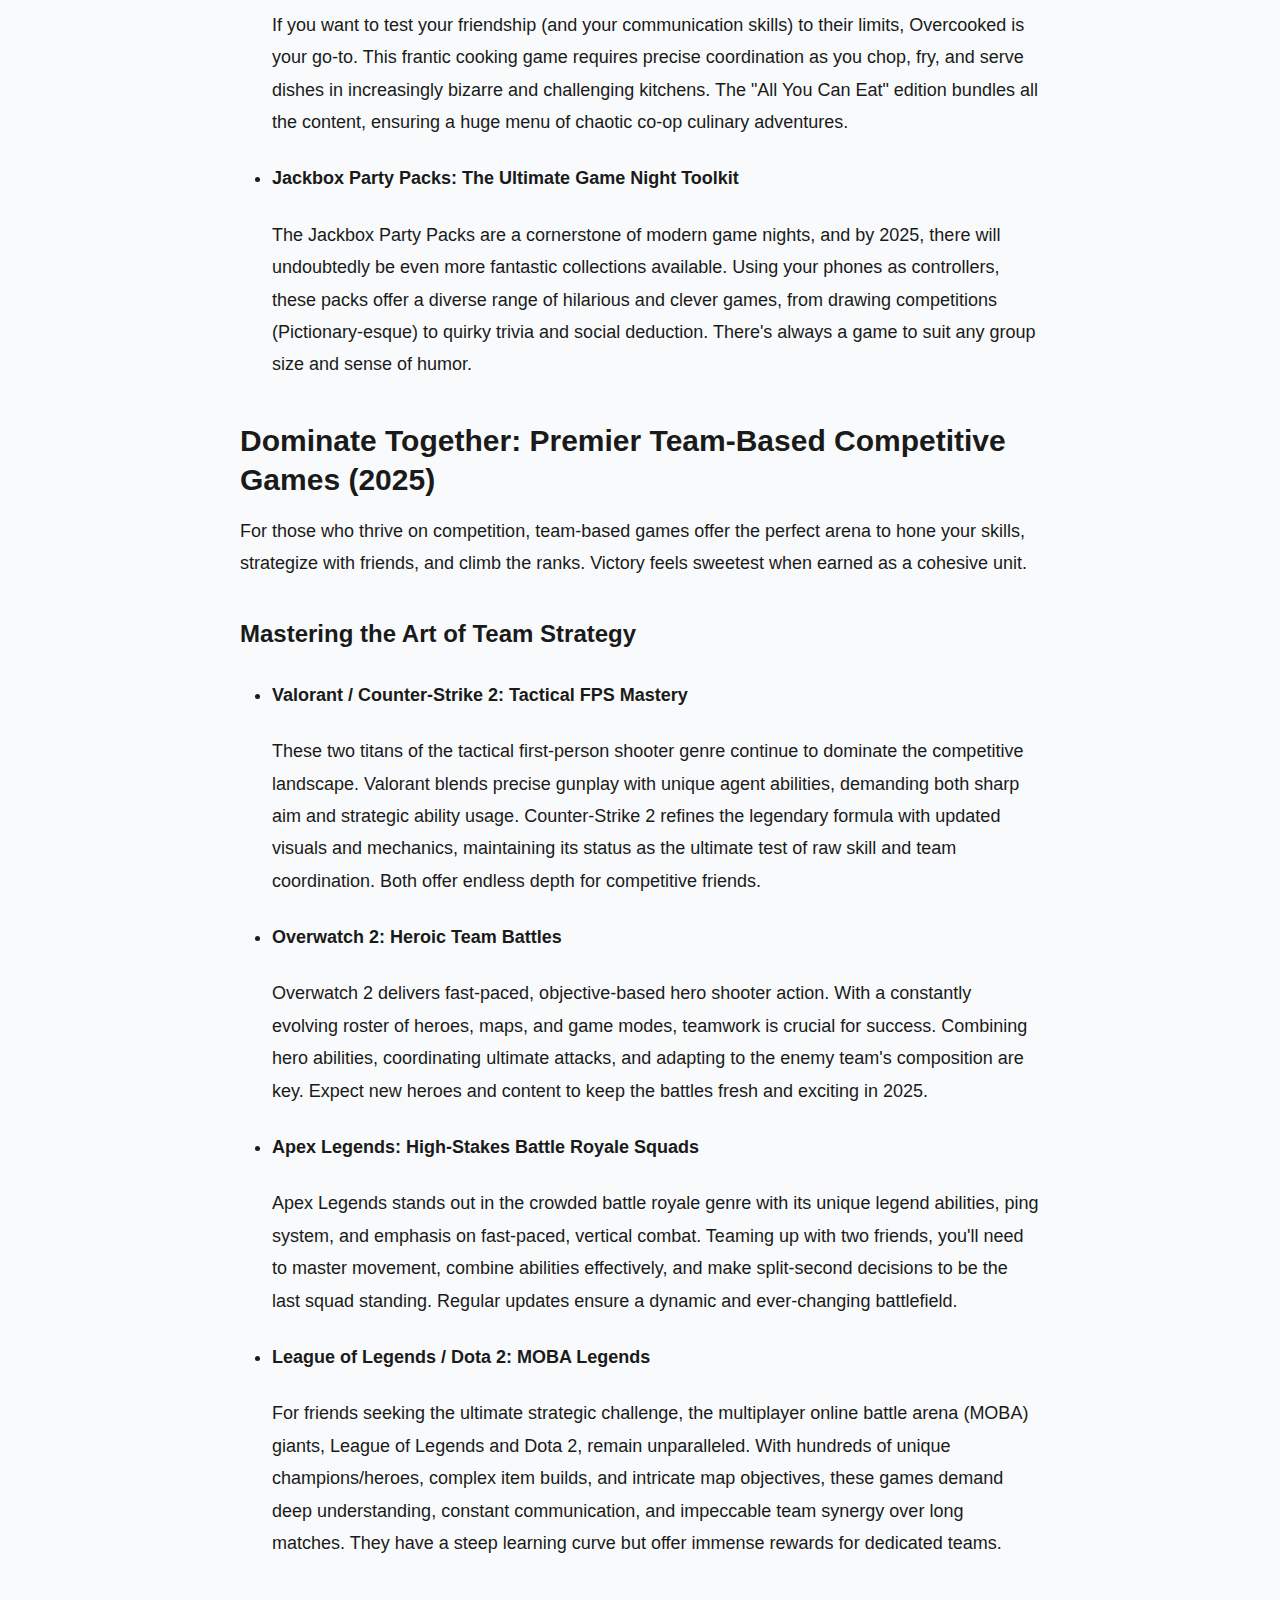
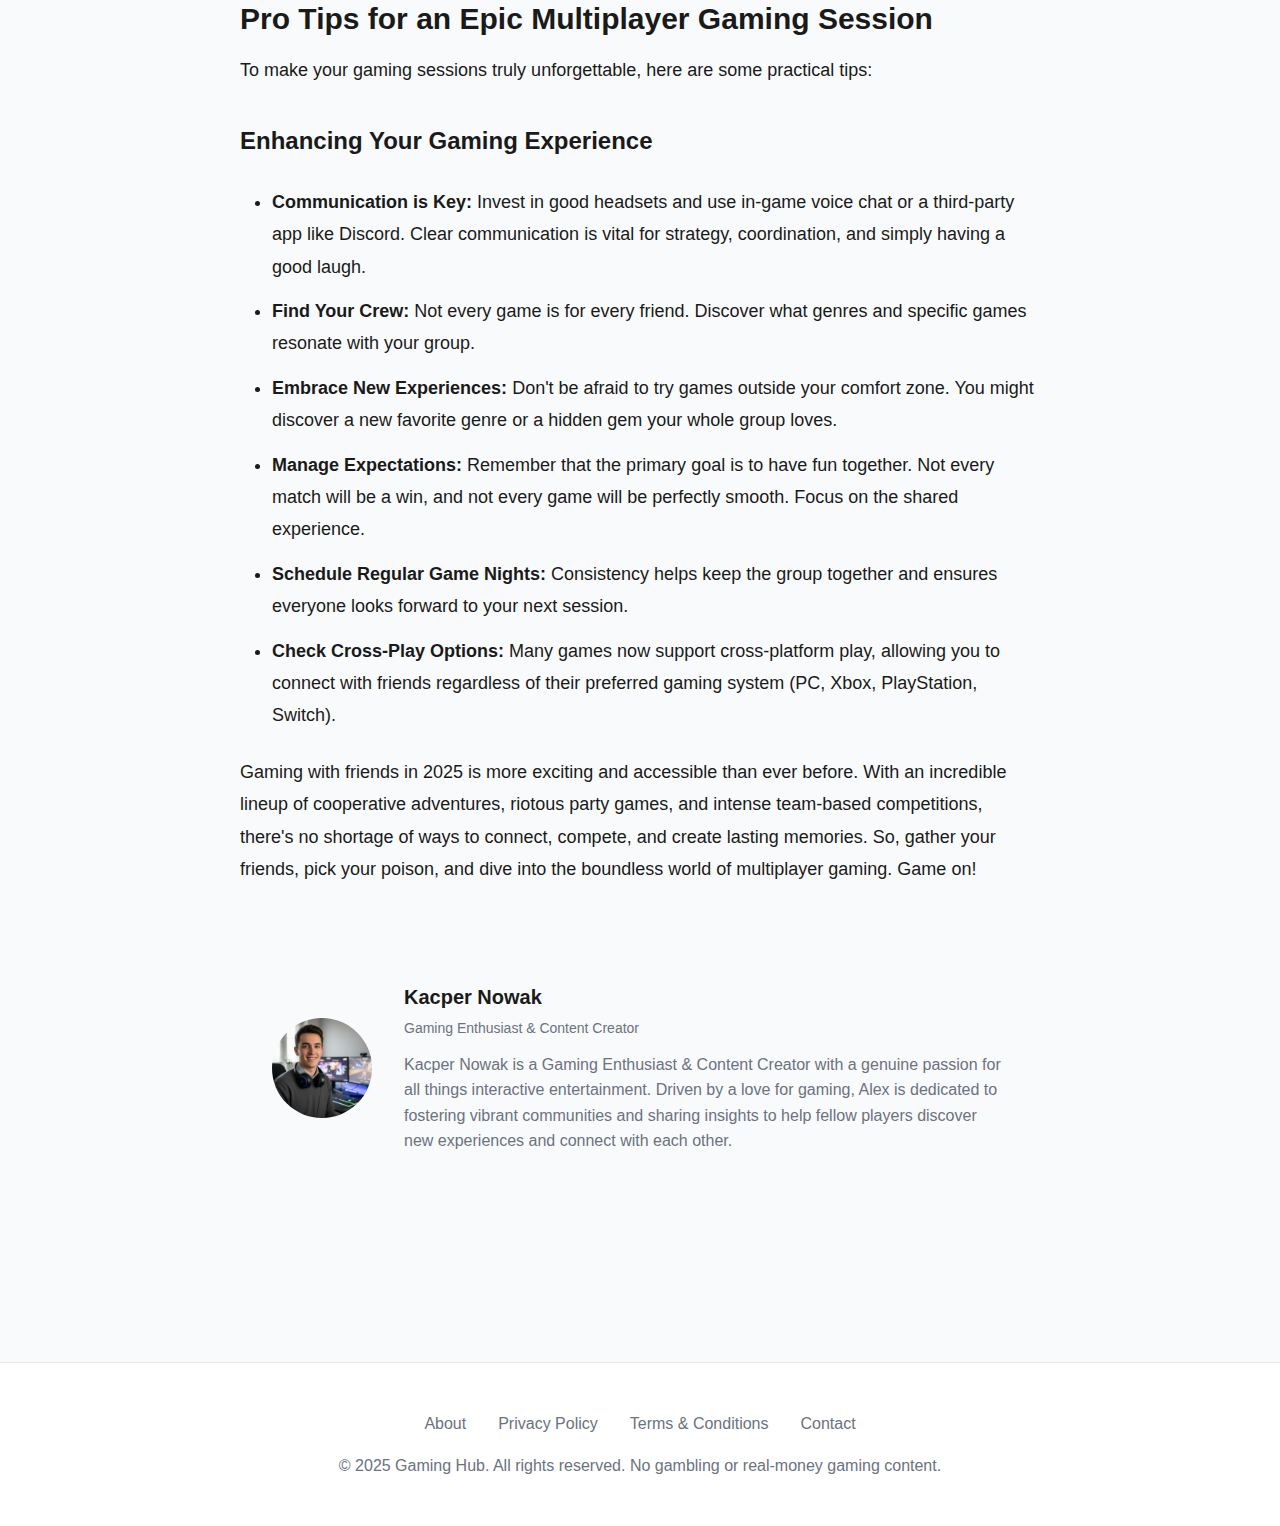
<file: blog/best-multiplayer-games-2025.html>
<!DOCTYPE html>
<html lang="en">
<head>
  <meta charset="UTF-8">
  <meta name="viewport" content="width=device-width, initial-scale=1.0">
  <title>Best multiplayer games to play with friends in 2025 | Gaming Hub</title>
  <meta name="description" content="Your ultimate destination for gaming tips, reviews, and community insights">
  <link rel="stylesheet" href="../css/style.css">
</head>
<body>
  <header>
    <nav>
      <a href="../index.html" class="logo">Gaming<span>Hub</span></a>
      <ul>
        <li><a href="../index.html">Home</a></li>
        <li><a href="../blog/index.html">Blog</a></li>
        <li><a href="../about.html">About</a></li>
        <li><a href="../contact.html" class="cta-button">Contact</a></li>
      </ul>
    </nav>
  </header>

  <main>
    
      <article>
        <div class="post-header">
          <div class="blog-meta" style="justify-content: center;">
            <span>October 31, 2025</span>
            <span>7 min read</span>
          </div>
          <h1>Best multiplayer games to play with friends in 2025</h1>
        </div>
        
        <img src="../images/best-multiplayer-games-2025.png" alt="Best multiplayer games to play with friends in 2025" class="post-image">
        
        <div class="post-content">
          <p>The year is 2025, and the world of gaming with friends has never been more vibrant, diverse, and downright exhilarating! Gone are the days of solitary campaigns; today, the true magic of video games unfolds when you share the laughter, the triumphs, and even the occasional defeats with your closest companions. Whether you're strategizing intricate moves, navigating chaotic party challenges, or simply exploring fantastical worlds side-by-side, playing together amplifies the fun exponentially. So, grab your headsets, rally your squad, and get ready to dive into the ultimate guide to the best multiplayer games to play with friends in 2025!</p>

<h2>The Rise of Connected Gaming: Why Play Together?</h2>
<p>In an increasingly connected world, video games have evolved into powerful social hubs. Playing with friends offers so much more than just entertainment; it's a fantastic way to bond, communicate, and create shared memories. It teaches teamwork, problem-solving, and often, the art of good-natured banter. From high-stakes competitive clashes to laid-back cooperative adventures, there's a multiplayer experience out there designed to bring every kind of friendship closer.</p>

<p>If you're looking to take your gaming to the next level, consider reading our comprehensive guide on <a href="improve-gaming-skills-guide.html">how to improve your gaming skills</a>. Better skills mean more competitive matches and more fun with friends!</p>

<h2>Top Cooperative Multiplayer Games for Ultimate Teamwork (2025 Edition)</h2>
<p>Cooperative games are the bread and butter of true friendship gaming. They challenge you to work together, synchronize your actions, and overcome obstacles as a unified force. Communication is paramount, and the feeling of victory after a hard-fought battle is incredibly satisfying when shared.</p>

<h3>Deep Dive into Co-op Masterpieces</h3>
<ul>
    <li>
        <p><strong>Helldivers 2: For Super Earth!</strong></p>
        <p>This glorious, chaotic third-person shooter continues its reign of democratic terror. As a Helldiver, you and up to three friends drop onto hostile alien planets to spread Managed Democracy with an arsenal of powerful weapons and stratagems. The friendly fire is as legendary as the alien threats, demanding precise communication and tactical awareness. Expect new weapons, enemies, and planetary challenges by 2025, keeping the fight for freedom fresh and frantic.</p>
    </li>
    <li>
        <p><strong>Palworld: Survival, Crafting, and Pal-Powered Adventures</strong></p>
        <p>If you love survival crafting with a unique twist, Palworld has cemented its place as a fantastic co-op experience. In 2025, with likely more Pals, expanded building options, and perhaps even deeper dungeons, gathering resources, building sprawling bases, and battling alongside your Pal companions with up to three other friends is an absolute blast. The blend of exploration, combat, and creature collection makes for endless hours of shared adventure.</p>
    </li>
    <li>
        <p><strong>Lethal Company: Horror, Heists, and Hilarity</strong></p>
        <p>Don't let the retro aesthetics fool you; Lethal Company delivers tension, jump scares, and unforgettable moments of shared panic. As employees of "The Company," you and your crew must salvage scraps from desolate, monster-infested moons before a quota deadline. The proximity chat adds layers of terror and comedic relief as you whisper warnings, scream in fear, and try to escape creatures in the dark. By 2025, expect new moons, creatures, and even more ways for things to go terrifyingly wrong.</p>
    </li>
    <li>
        <p><strong>Deep Rock Galactic: Rock and Stone!</strong></p>
        <p>Still going strong and beloved, Deep Rock Galactic offers an unparalleled dwarven mining experience. Four unique classes — Driller, Engineer, Gunner, and Scout — must combine their skills to delve into procedurally generated caves, extract valuable minerals, and fight off endless hordes of alien bugs. Its perfect blend of class synergy, thrilling combat, and satisfying progression ensures that "Rock and Stone!" will echo through your gaming sessions for years to come.</p>
    </li>
    <li>
        <p><strong>Valheim: Viking Survival at Its Best</strong></p>
        <p>Embark on a mythical Viking journey with your friends in Valheim. This gorgeous survival and crafting game encourages cooperation in every aspect: building epic longhouses, sailing across vast oceans, hunting formidable beasts, and conquering powerful bosses. With ongoing content updates and expansions, the Norse wilderness promises even more challenges and wonders to explore as a united clan in 2025.</p>
    </li>
</ul>

<h2>Get the Party Started: Best Games for Casual Fun and Laughter (2025)</h2>
<p>Sometimes, you just want to kick back, relax, and enjoy some lighthearted fun with friends without the pressure of intense strategy. Party games are perfect for this, often leading to uproarious laughter, playful arguments, and unforgettable moments. Many of these titles are also great for families – check out our article on <a href="family-friendly-online-games.html">family-friendly online games</a> for more accessible options.</p>

<p>For those interested in building a community around their gaming sessions, we also have tips in our guide about <a href="building-gaming-community-streamers.html">building a gaming community for streamers</a>. According to <a href="https://www.pcgamer.com/" target="_blank" rel="noopener noreferrer">PC Gamer</a>, multiplayer games remain the most streamed content on platforms like Twitch and YouTube Gaming.</p>

<h3>Unforgettable Party Game Experiences</h3>
<ul>
    <li>
        <p><strong>Among Us: Sus Amongst Us</strong></p>
        <p>The iconic social deduction game remains a staple for friend groups everywhere. Whether you're an innocent crewmate trying to complete tasks or a devious Impostor sabotaging and eliminating, the mind games and accusations are endlessly entertaining. With new maps, roles, and customization options expected by 2025, the friendships (and rivalries) forged in the vents of Among Us will continue to thrive.</p>
    </li>
    <li>
        <p><strong>Fall Guys: Ultimate Knockout</strong></p>
        <p>Wobbly physics, colorful obstacle courses, and pure, unadulterated chaos define Fall Guys. Race, jump, and grab your way through a series of absurd challenges against dozens of other players (and your friends!) to be the last bean standing. Its constantly evolving roster of rounds and seasonal themes means there's always something new and hilarious to experience.</p>
    </li>
    <li>
        <p><strong>Mario Kart 8 Deluxe / Mario Party Superstars (Nintendo Switch)</strong></p>
        <p>When it comes to classic, universally loved party games, Nintendo delivers. Mario Kart 8 Deluxe continues to be the definitive kart racer, offering thrilling races and chaotic item battles. Mario Party Superstars brings back the best boards and mini-games from the series' history, guaranteeing smiles, shouts, and plenty of star-stealing shenanigans. These are timeless choices for guaranteed fun with friends on the couch or online.</p>
    </li>
    <li>
        <p><strong>Overcooked! All You Can Eat</strong></p>
        <p>If you want to test your friendship (and your communication skills) to their limits, Overcooked is your go-to. This frantic cooking game requires precise coordination as you chop, fry, and serve dishes in increasingly bizarre and challenging kitchens. The "All You Can Eat" edition bundles all the content, ensuring a huge menu of chaotic co-op culinary adventures.</p>
    </li>
    <li>
        <p><strong>Jackbox Party Packs: The Ultimate Game Night Toolkit</strong></p>
        <p>The Jackbox Party Packs are a cornerstone of modern game nights, and by 2025, there will undoubtedly be even more fantastic collections available. Using your phones as controllers, these packs offer a diverse range of hilarious and clever games, from drawing competitions (Pictionary-esque) to quirky trivia and social deduction. There's always a game to suit any group size and sense of humor.</p>
    </li>
</ul>

<h2>Dominate Together: Premier Team-Based Competitive Games (2025)</h2>
<p>For those who thrive on competition, team-based games offer the perfect arena to hone your skills, strategize with friends, and climb the ranks. Victory feels sweetest when earned as a cohesive unit.</p>

<h3>Mastering the Art of Team Strategy</h3>
<ul>
    <li>
        <p><strong>Valorant / Counter-Strike 2: Tactical FPS Mastery</strong></p>
        <p>These two titans of the tactical first-person shooter genre continue to dominate the competitive landscape. Valorant blends precise gunplay with unique agent abilities, demanding both sharp aim and strategic ability usage. Counter-Strike 2 refines the legendary formula with updated visuals and mechanics, maintaining its status as the ultimate test of raw skill and team coordination. Both offer endless depth for competitive friends.</p>
    </li>
    <li>
        <p><strong>Overwatch 2: Heroic Team Battles</strong></p>
        <p>Overwatch 2 delivers fast-paced, objective-based hero shooter action. With a constantly evolving roster of heroes, maps, and game modes, teamwork is crucial for success. Combining hero abilities, coordinating ultimate attacks, and adapting to the enemy team's composition are key. Expect new heroes and content to keep the battles fresh and exciting in 2025.</p>
    </li>
    <li>
        <p><strong>Apex Legends: High-Stakes Battle Royale Squads</strong></p>
        <p>Apex Legends stands out in the crowded battle royale genre with its unique legend abilities, ping system, and emphasis on fast-paced, vertical combat. Teaming up with two friends, you'll need to master movement, combine abilities effectively, and make split-second decisions to be the last squad standing. Regular updates ensure a dynamic and ever-changing battlefield.</p>
    </li>
    <li>
        <p><strong>League of Legends / Dota 2: MOBA Legends</strong></p>
        <p>For friends seeking the ultimate strategic challenge, the multiplayer online battle arena (MOBA) giants, League of Legends and Dota 2, remain unparalleled. With hundreds of unique champions/heroes, complex item builds, and intricate map objectives, these games demand deep understanding, constant communication, and impeccable team synergy over long matches. They have a steep learning curve but offer immense rewards for dedicated teams.</p>
    </li>
</ul>

<h2>Pro Tips for an Epic Multiplayer Gaming Session</h2>
<p>To make your gaming sessions truly unforgettable, here are some practical tips:</p>
<h3>Enhancing Your Gaming Experience</h3>
<ul>
    <li><strong>Communication is Key:</strong> Invest in good headsets and use in-game voice chat or a third-party app like Discord. Clear communication is vital for strategy, coordination, and simply having a good laugh.</li>
    <li><strong>Find Your Crew:</strong> Not every game is for every friend. Discover what genres and specific games resonate with your group.</li>
    <li><strong>Embrace New Experiences:</strong> Don't be afraid to try games outside your comfort zone. You might discover a new favorite genre or a hidden gem your whole group loves.</li>
    <li><strong>Manage Expectations:</strong> Remember that the primary goal is to have fun together. Not every match will be a win, and not every game will be perfectly smooth. Focus on the shared experience.</li>
    <li><strong>Schedule Regular Game Nights:</strong> Consistency helps keep the group together and ensures everyone looks forward to your next session.</li>
    <li><strong>Check Cross-Play Options:</strong> Many games now support cross-platform play, allowing you to connect with friends regardless of their preferred gaming system (PC, Xbox, PlayStation, Switch).</li>
</ul>

<p>Gaming with friends in 2025 is more exciting and accessible than ever before. With an incredible lineup of cooperative adventures, riotous party games, and intense team-based competitions, there's no shortage of ways to connect, compete, and create lasting memories. So, gather your friends, pick your poison, and dive into the boundless world of multiplayer gaming. Game on!</p>
        </div>
        
        <div class="author-box">
          <img src="../images/author.png" alt="Kacper Nowak" class="author-image">
          <div class="author-info">
            <h3>Kacper Nowak</h3>
            <div class="author-role">Gaming Enthusiast & Content Creator</div>
            <p class="author-bio">Kacper Nowak is a Gaming Enthusiast & Content Creator with a genuine passion for all things interactive entertainment. Driven by a love for gaming, Alex is dedicated to fostering vibrant communities and sharing insights to help fellow players discover new experiences and connect with each other.</p>
          </div>
        </div>
      </article>
    
  </main>

  <footer>
    <div class="footer-content">
      <div class="footer-links">
        <a href="../about.html">About</a>
        <a href="../privacy.html">Privacy Policy</a>
        <a href="../terms.html">Terms & Conditions</a>
        <a href="../contact.html">Contact</a>
      </div>
      <p>&copy; 2025 Gaming Hub. All rights reserved. No gambling or real-money gaming content.</p>
    </div>
  </footer>

  <div class="cookie-banner">
    <div class="cookie-content">
      <p>We use cookies to enhance your browsing experience and analyze our traffic. By continuing to use our site, you consent to our use of cookies.</p>
      <div class="cookie-buttons">
        <button class="cookie-button accept-button">Accept</button>
      </div>
    </div>
  </div>

  <script src="../js/main.js"></script>
</body>
</html>
</file>
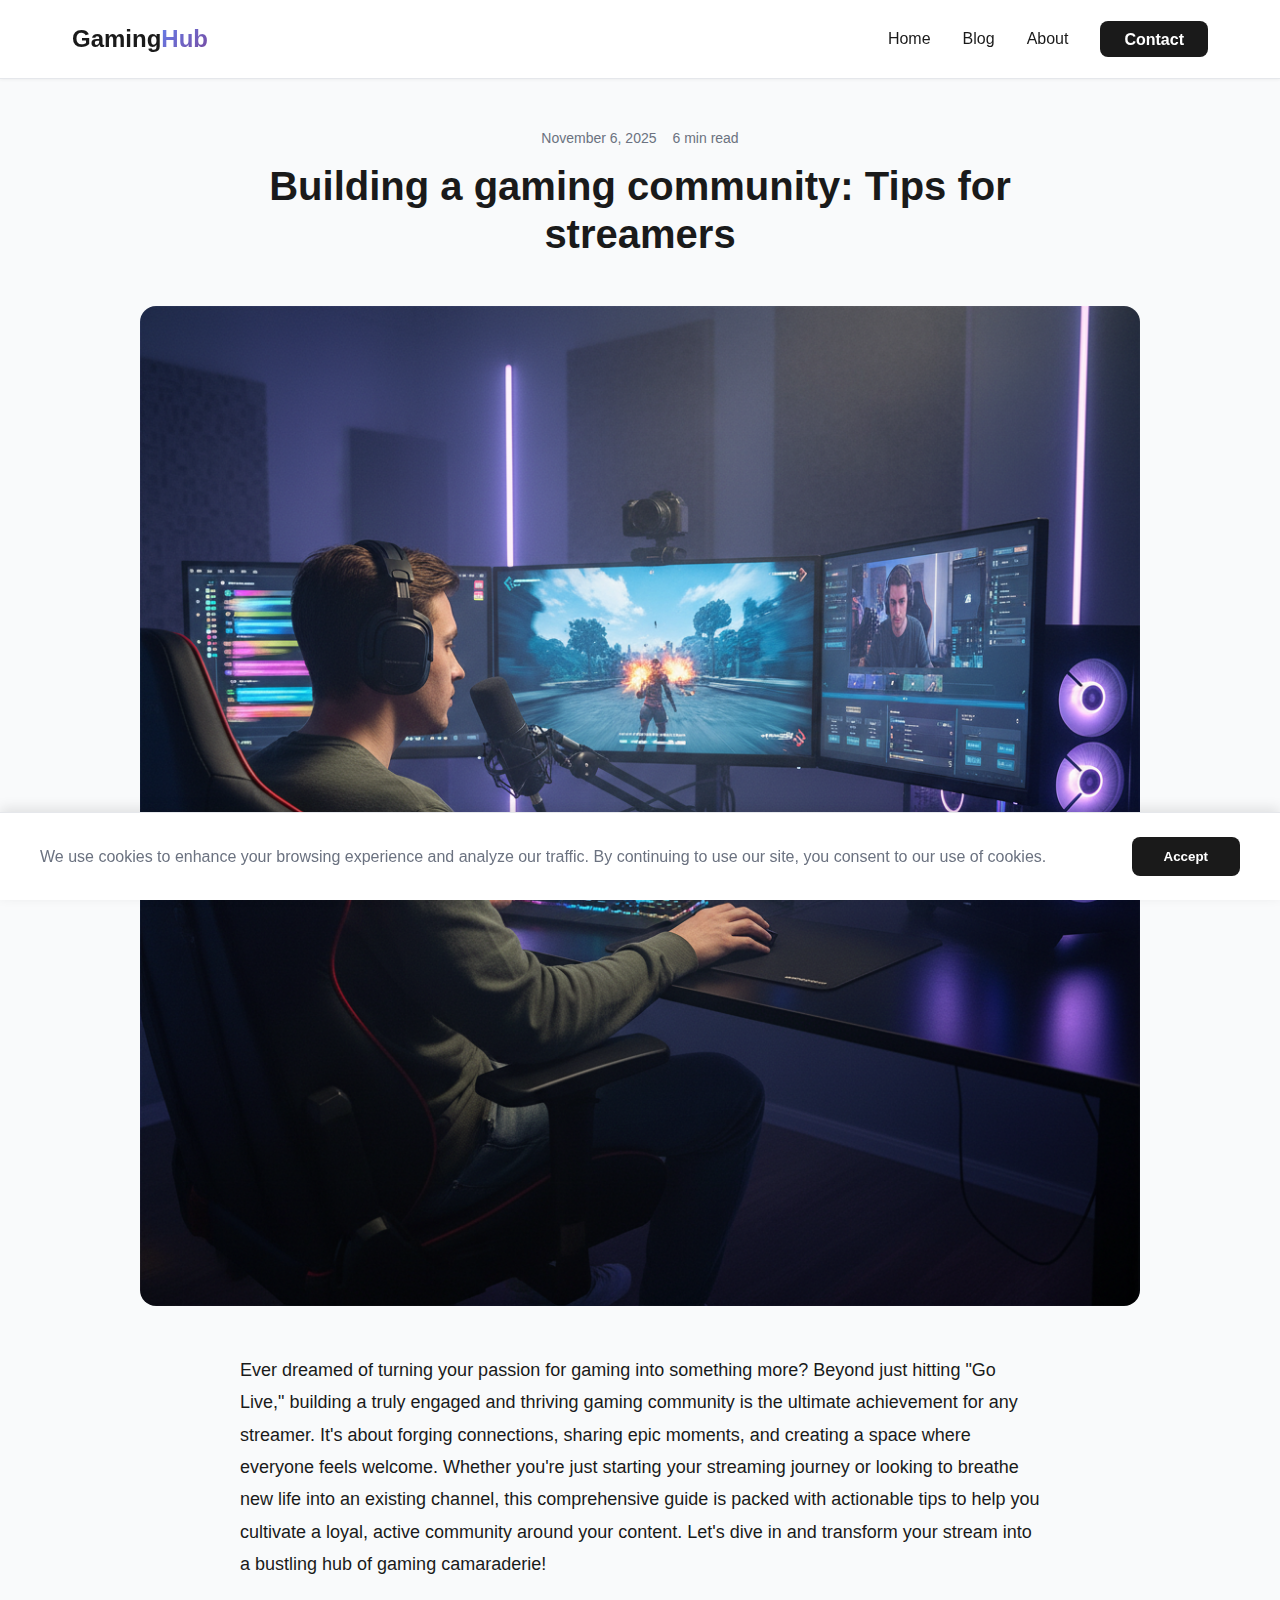
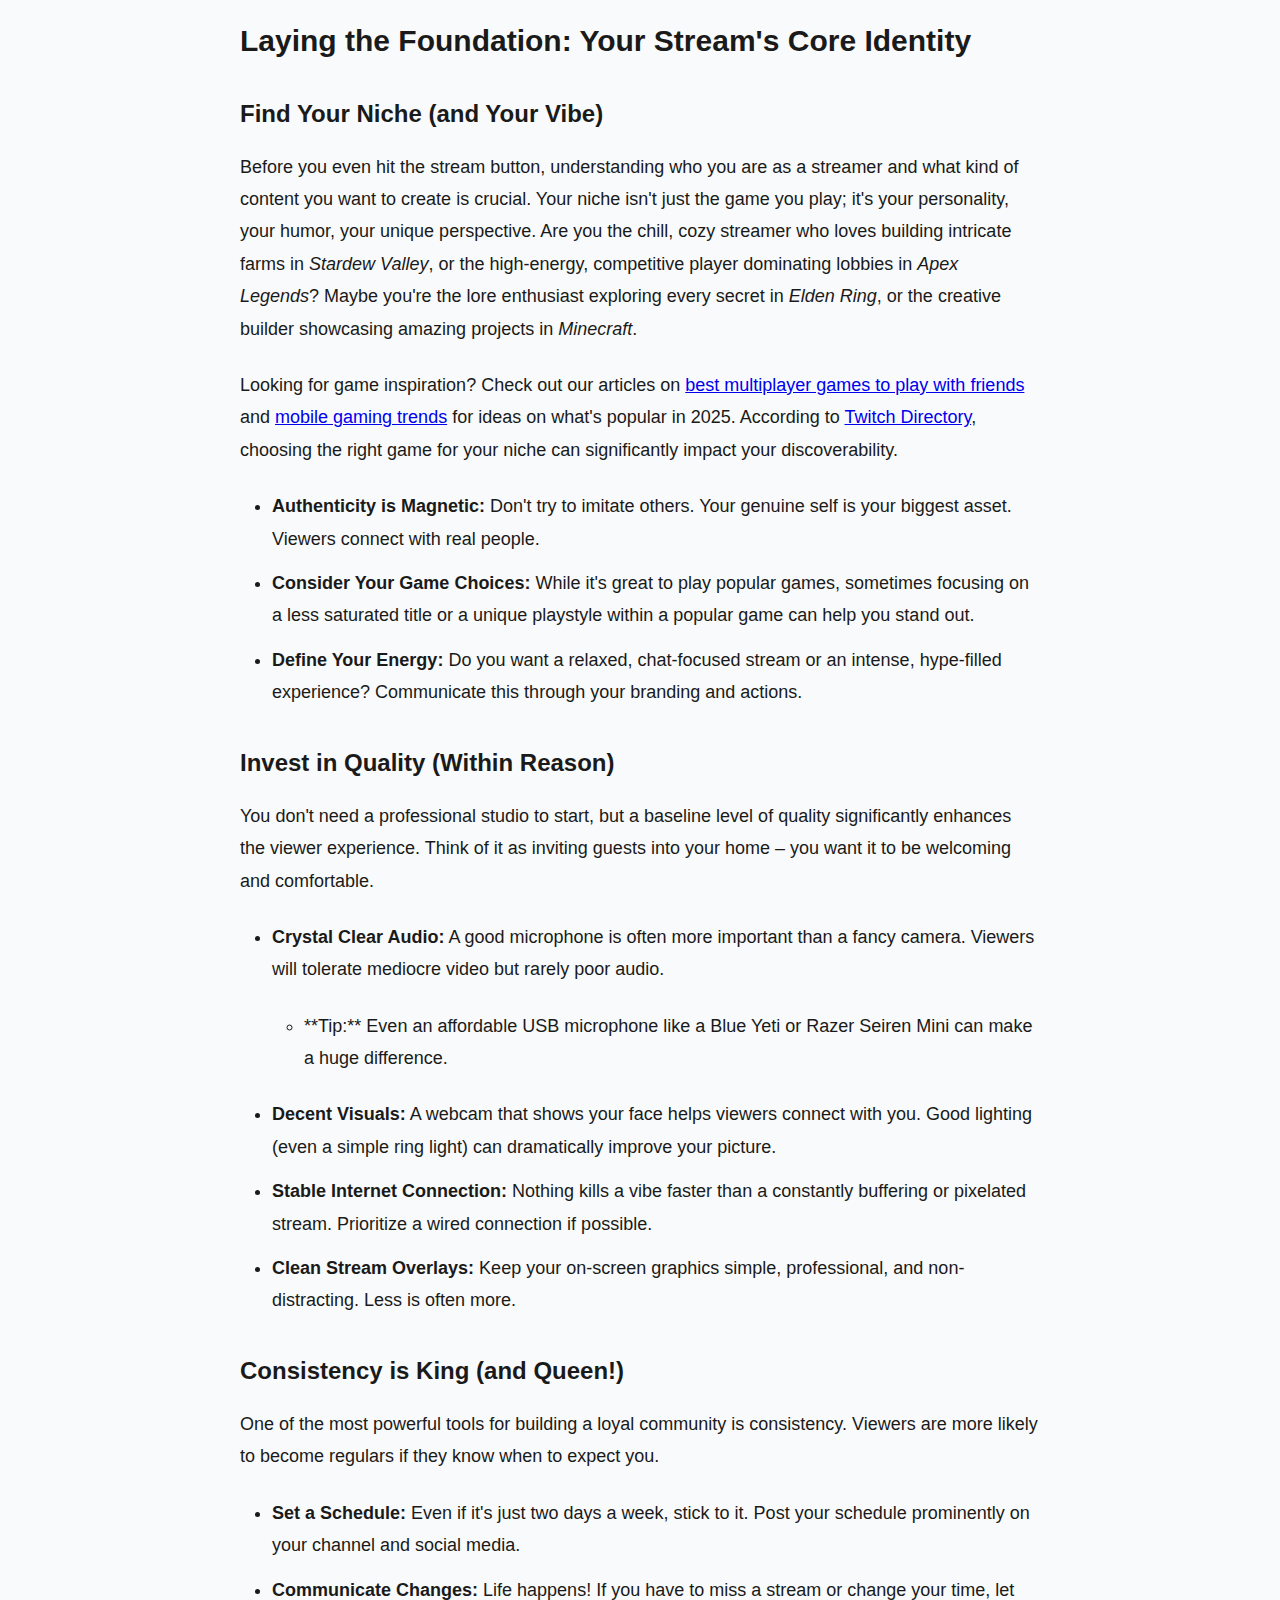
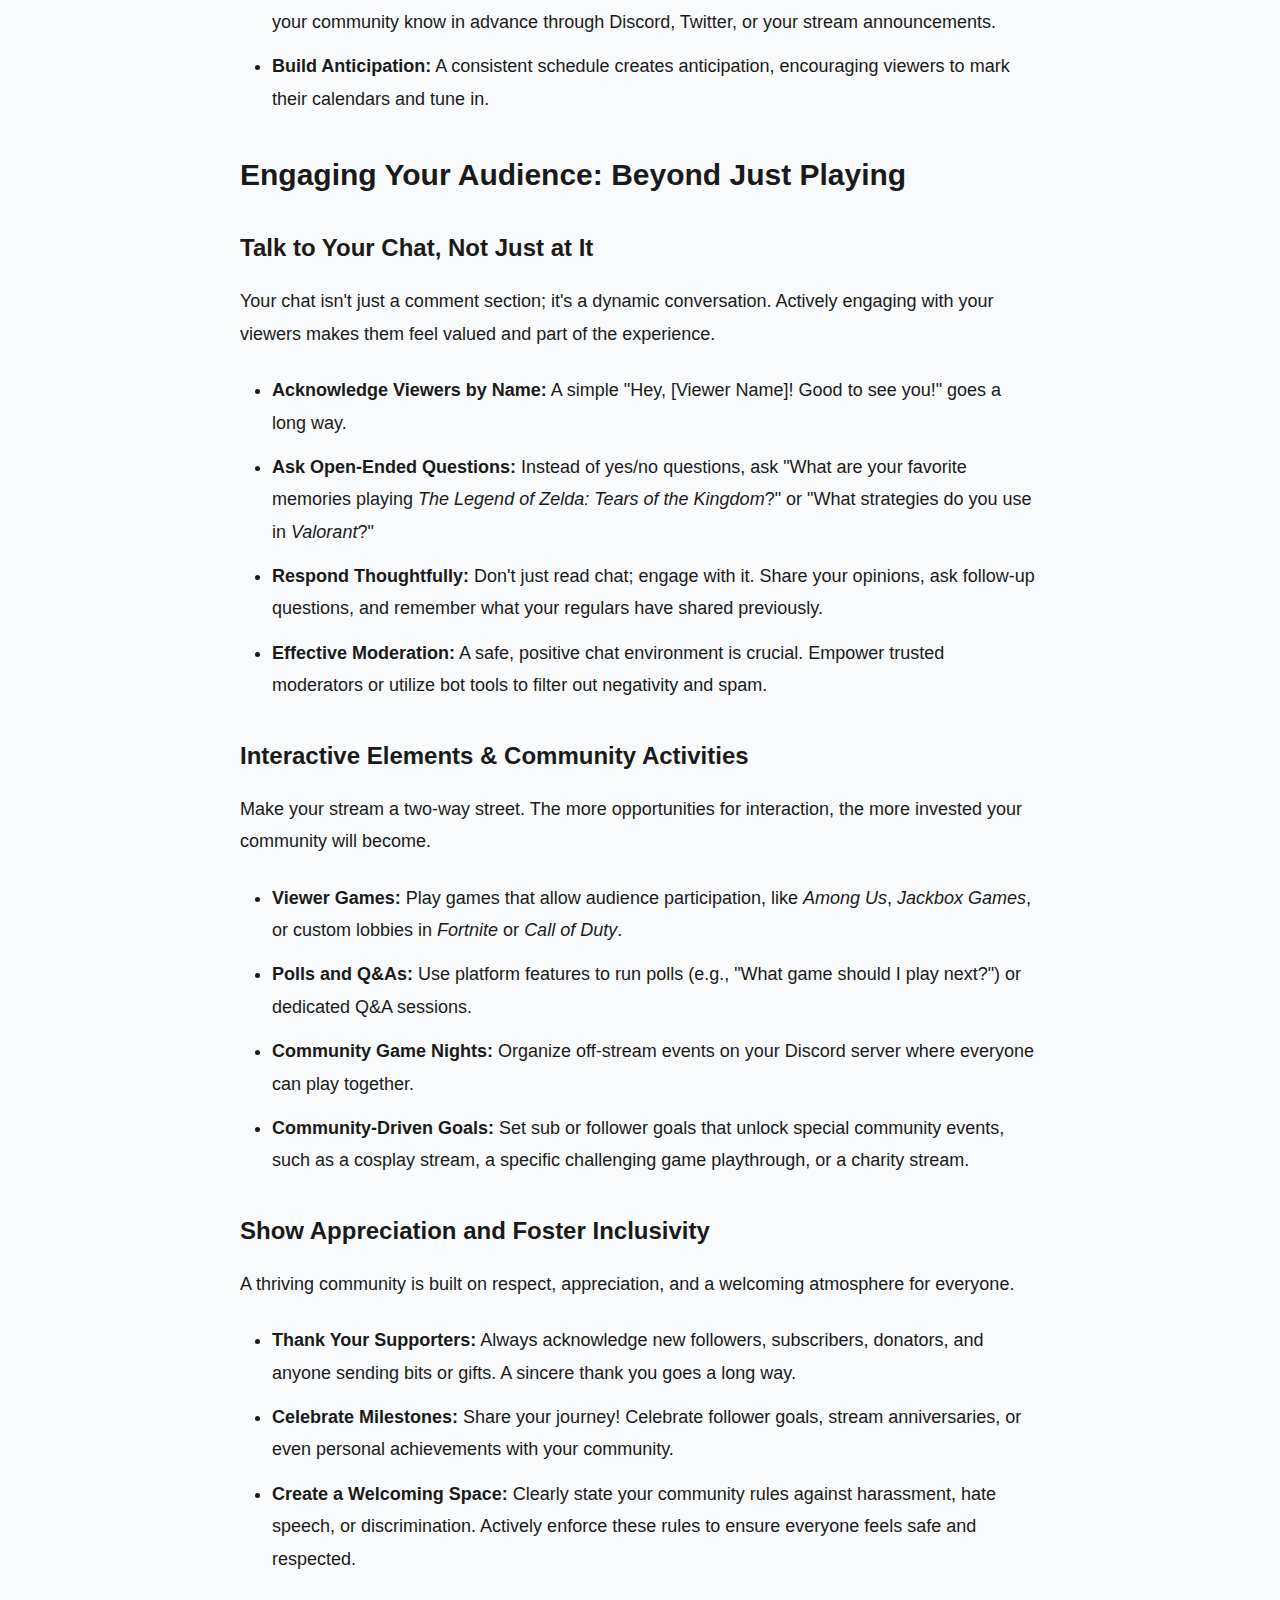
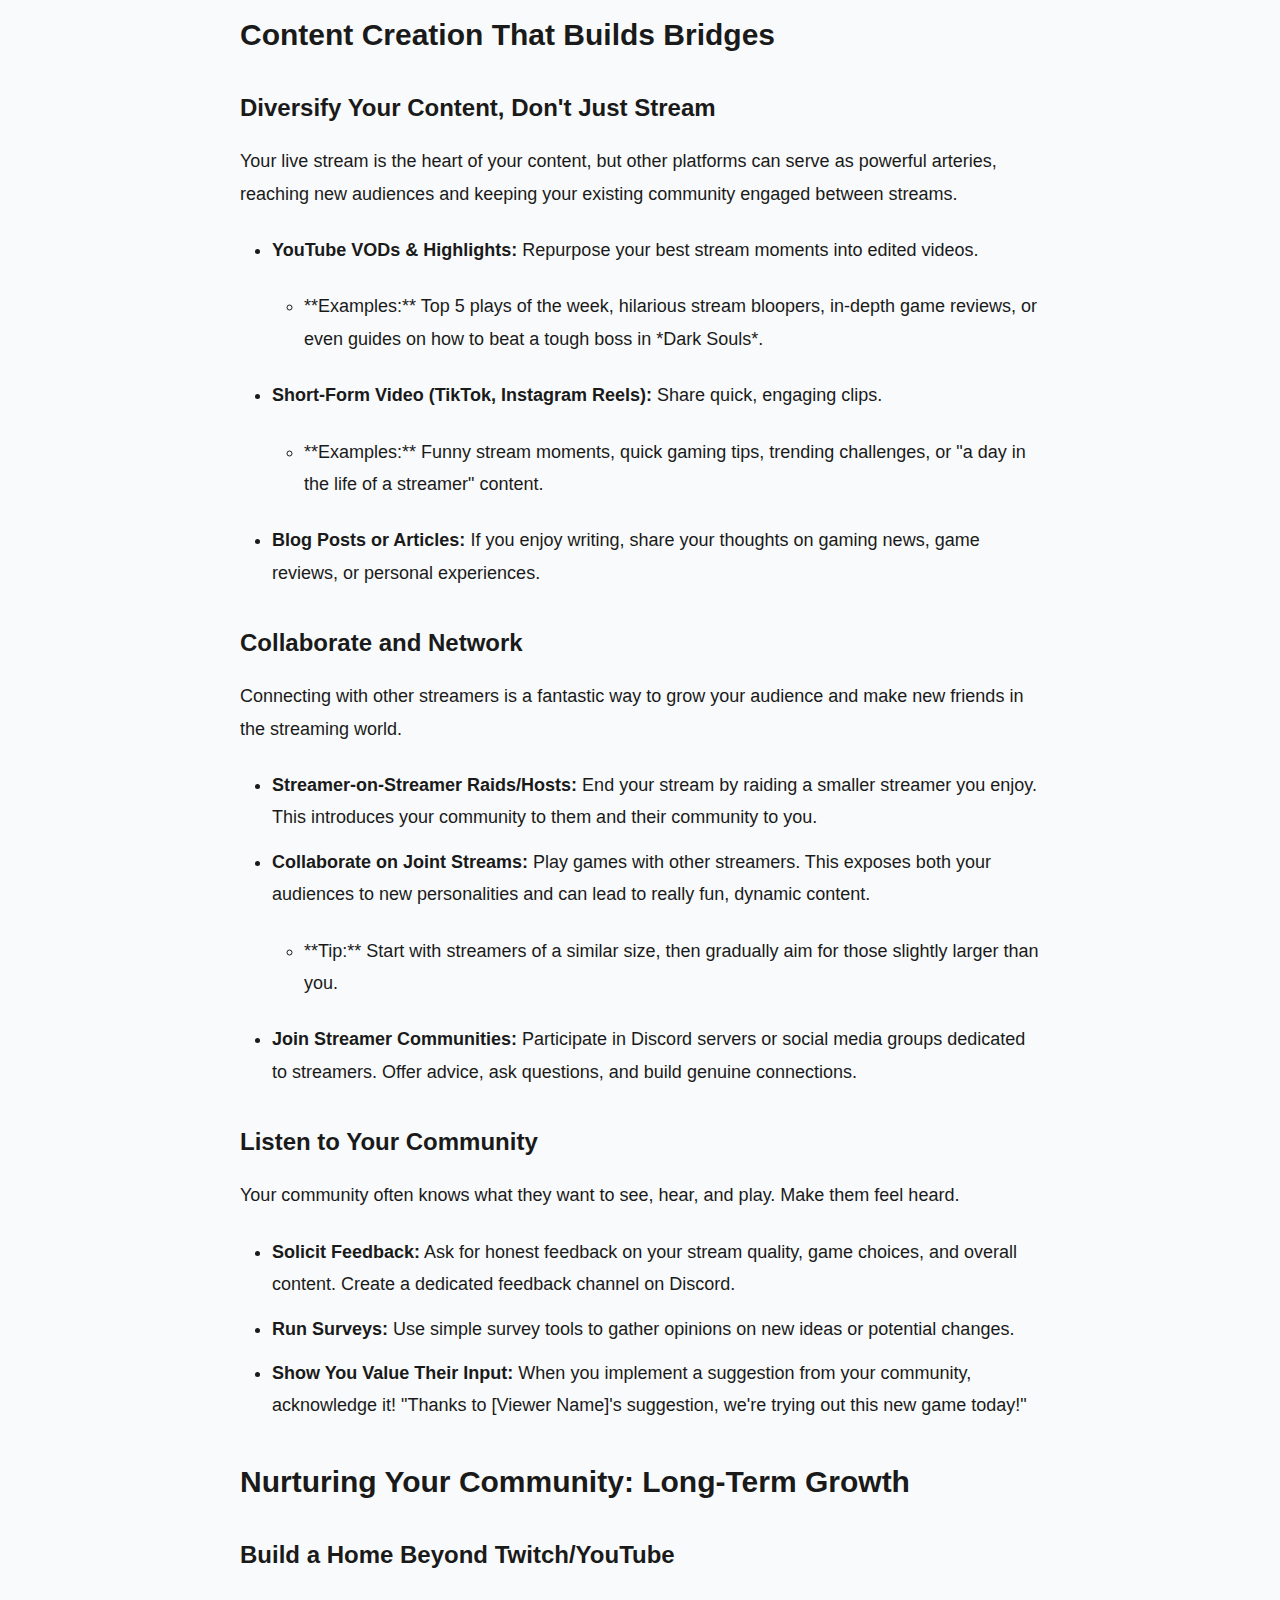
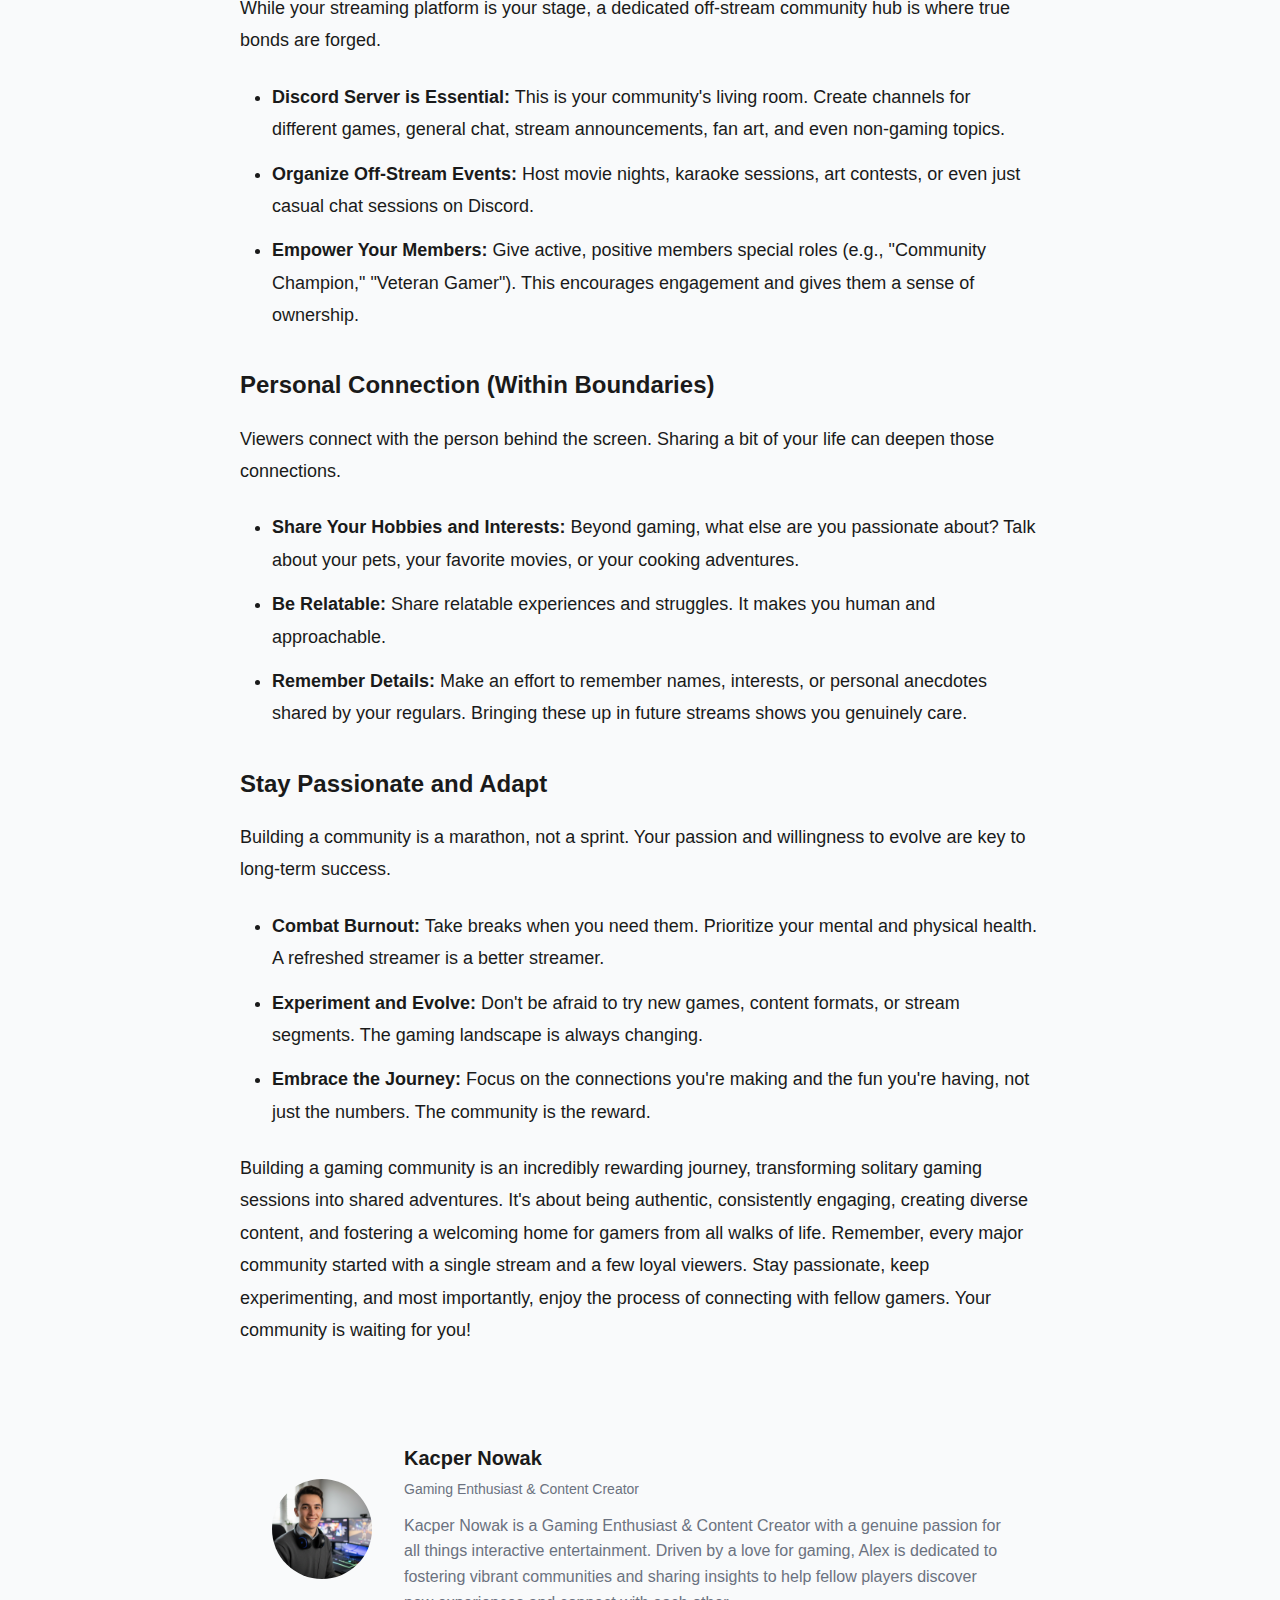
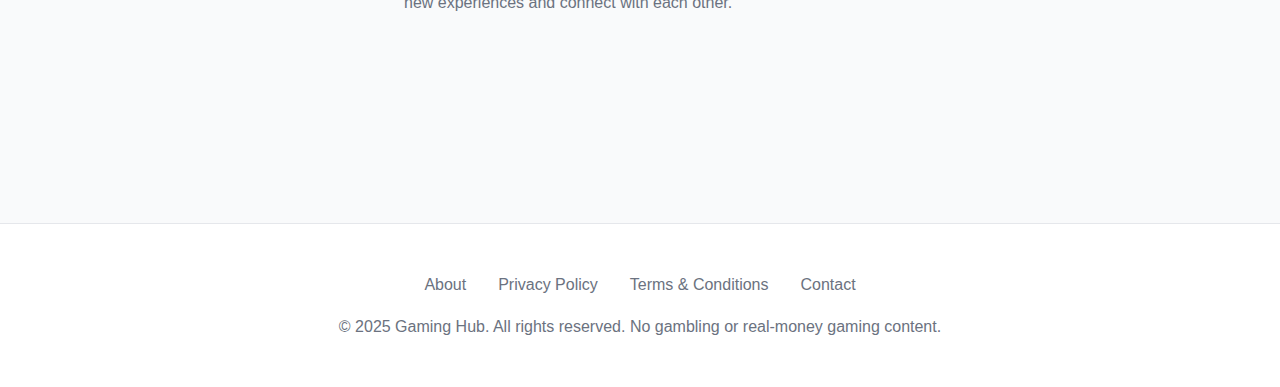
<file: blog/building-gaming-community-streamers.html>
<!DOCTYPE html>
<html lang="en">
<head>
  <meta charset="UTF-8">
  <meta name="viewport" content="width=device-width, initial-scale=1.0">
  <title>Building a gaming community: Tips for streamers | Gaming Hub</title>
  <meta name="description" content="Your ultimate destination for gaming tips, reviews, and community insights">
  <link rel="stylesheet" href="../css/style.css">
</head>
<body>
  <header>
    <nav>
      <a href="../index.html" class="logo">Gaming<span>Hub</span></a>
      <ul>
        <li><a href="../index.html">Home</a></li>
        <li><a href="../blog/index.html">Blog</a></li>
        <li><a href="../about.html">About</a></li>
        <li><a href="../contact.html" class="cta-button">Contact</a></li>
      </ul>
    </nav>
  </header>

  <main>
    
      <article>
        <div class="post-header">
          <div class="blog-meta" style="justify-content: center;">
            <span>November 6, 2025</span>
            <span>6 min read</span>
          </div>
          <h1>Building a gaming community: Tips for streamers</h1>
        </div>
        
        <img src="../images/building-gaming-community-streamers.png" alt="Building a gaming community: Tips for streamers" class="post-image">
        
        <div class="post-content">
          <p>Ever dreamed of turning your passion for gaming into something more? Beyond just hitting "Go Live," building a truly engaged and thriving gaming community is the ultimate achievement for any streamer. It's about forging connections, sharing epic moments, and creating a space where everyone feels welcome. Whether you're just starting your streaming journey or looking to breathe new life into an existing channel, this comprehensive guide is packed with actionable tips to help you cultivate a loyal, active community around your content. Let's dive in and transform your stream into a bustling hub of gaming camaraderie!</p>

<h2>Laying the Foundation: Your Stream's Core Identity</h2>

<h3>Find Your Niche (and Your Vibe)</h3>
<p>Before you even hit the stream button, understanding who you are as a streamer and what kind of content you want to create is crucial. Your niche isn't just the game you play; it's your personality, your humor, your unique perspective. Are you the chill, cozy streamer who loves building intricate farms in <em>Stardew Valley</em>, or the high-energy, competitive player dominating lobbies in <em>Apex Legends</em>? Maybe you're the lore enthusiast exploring every secret in <em>Elden Ring</em>, or the creative builder showcasing amazing projects in <em>Minecraft</em>.</p>

<p>Looking for game inspiration? Check out our articles on <a href="best-multiplayer-games-2025.html">best multiplayer games to play with friends</a> and <a href="mobile-gaming-trends-2025.html">mobile gaming trends</a> for ideas on what's popular in 2025. According to <a href="https://www.twitch.tv/directory" target="_blank" rel="noopener noreferrer">Twitch Directory</a>, choosing the right game for your niche can significantly impact your discoverability.</p>
<ul>
    <li><b>Authenticity is Magnetic:</b> Don't try to imitate others. Your genuine self is your biggest asset. Viewers connect with real people.</li>
    <li><b>Consider Your Game Choices:</b> While it's great to play popular games, sometimes focusing on a less saturated title or a unique playstyle within a popular game can help you stand out.</li>
    <li><b>Define Your Energy:</b> Do you want a relaxed, chat-focused stream or an intense, hype-filled experience? Communicate this through your branding and actions.</li>
</ul>

<h3>Invest in Quality (Within Reason)</h3>
<p>You don't need a professional studio to start, but a baseline level of quality significantly enhances the viewer experience. Think of it as inviting guests into your home – you want it to be welcoming and comfortable.</p>
<ul>
    <li><b>Crystal Clear Audio:</b> A good microphone is often more important than a fancy camera. Viewers will tolerate mediocre video but rarely poor audio.
        <ul>
            <li>**Tip:** Even an affordable USB microphone like a Blue Yeti or Razer Seiren Mini can make a huge difference.</li>
        </ul>
    </li>
    <li><b>Decent Visuals:</b> A webcam that shows your face helps viewers connect with you. Good lighting (even a simple ring light) can dramatically improve your picture.</li>
    <li><b>Stable Internet Connection:</b> Nothing kills a vibe faster than a constantly buffering or pixelated stream. Prioritize a wired connection if possible.</li>
    <li><b>Clean Stream Overlays:</b> Keep your on-screen graphics simple, professional, and non-distracting. Less is often more.</li>
</ul>

<h3>Consistency is King (and Queen!)</h3>
<p>One of the most powerful tools for building a loyal community is consistency. Viewers are more likely to become regulars if they know when to expect you.</p>
<ul>
    <li><b>Set a Schedule:</b> Even if it's just two days a week, stick to it. Post your schedule prominently on your channel and social media.</li>
    <li><b>Communicate Changes:</b> Life happens! If you have to miss a stream or change your time, let your community know in advance through Discord, Twitter, or your stream announcements.</li>
    <li><b>Build Anticipation:</b> A consistent schedule creates anticipation, encouraging viewers to mark their calendars and tune in.</li>
</ul>

<h2>Engaging Your Audience: Beyond Just Playing</h2>

<h3>Talk to Your Chat, Not Just at It</h3>
<p>Your chat isn't just a comment section; it's a dynamic conversation. Actively engaging with your viewers makes them feel valued and part of the experience.</p>
<ul>
    <li><b>Acknowledge Viewers by Name:</b> A simple "Hey, [Viewer Name]! Good to see you!" goes a long way.</li>
    <li><b>Ask Open-Ended Questions:</b> Instead of yes/no questions, ask "What are your favorite memories playing <em>The Legend of Zelda: Tears of the Kingdom</em>?" or "What strategies do you use in <em>Valorant</em>?"</li>
    <li><b>Respond Thoughtfully:</b> Don't just read chat; engage with it. Share your opinions, ask follow-up questions, and remember what your regulars have shared previously.</li>
    <li><b>Effective Moderation:</b> A safe, positive chat environment is crucial. Empower trusted moderators or utilize bot tools to filter out negativity and spam.</li>
</ul>

<h3>Interactive Elements & Community Activities</h3>
<p>Make your stream a two-way street. The more opportunities for interaction, the more invested your community will become.</p>
<ul>
    <li><b>Viewer Games:</b> Play games that allow audience participation, like <em>Among Us</em>, <em>Jackbox Games</em>, or custom lobbies in <em>Fortnite</em> or <em>Call of Duty</em>.</li>
    <li><b>Polls and Q&amp;As:</b> Use platform features to run polls (e.g., "What game should I play next?") or dedicated Q&amp;A sessions.</li>
    <li><b>Community Game Nights:</b> Organize off-stream events on your Discord server where everyone can play together.</li>
    <li><b>Community-Driven Goals:</b> Set sub or follower goals that unlock special community events, such as a cosplay stream, a specific challenging game playthrough, or a charity stream.</li>
</ul>

<h3>Show Appreciation and Foster Inclusivity</h3>
<p>A thriving community is built on respect, appreciation, and a welcoming atmosphere for everyone.</p>
<ul>
    <li><b>Thank Your Supporters:</b> Always acknowledge new followers, subscribers, donators, and anyone sending bits or gifts. A sincere thank you goes a long way.</li>
    <li><b>Celebrate Milestones:</b> Share your journey! Celebrate follower goals, stream anniversaries, or even personal achievements with your community.</li>
    <li><b>Create a Welcoming Space:</b> Clearly state your community rules against harassment, hate speech, or discrimination. Actively enforce these rules to ensure everyone feels safe and respected.</li>
</ul>

<h2>Content Creation That Builds Bridges</h2>

<h3>Diversify Your Content, Don't Just Stream</h3>
<p>Your live stream is the heart of your content, but other platforms can serve as powerful arteries, reaching new audiences and keeping your existing community engaged between streams.</p>
<ul>
    <li><b>YouTube VODs & Highlights:</b> Repurpose your best stream moments into edited videos.
        <ul>
            <li>**Examples:** Top 5 plays of the week, hilarious stream bloopers, in-depth game reviews, or even guides on how to beat a tough boss in *Dark Souls*.</li>
        </ul>
    </li>
    <li><b>Short-Form Video (TikTok, Instagram Reels):</b> Share quick, engaging clips.
        <ul>
            <li>**Examples:** Funny stream moments, quick gaming tips, trending challenges, or "a day in the life of a streamer" content.</li>
        </ul>
    </li>
    <li><b>Blog Posts or Articles:</b> If you enjoy writing, share your thoughts on gaming news, game reviews, or personal experiences.</li>
</ul>

<h3>Collaborate and Network</h3>
<p>Connecting with other streamers is a fantastic way to grow your audience and make new friends in the streaming world.</p>
<ul>
    <li><b>Streamer-on-Streamer Raids/Hosts:</b> End your stream by raiding a smaller streamer you enjoy. This introduces your community to them and their community to you.</li>
    <li><b>Collaborate on Joint Streams:</b> Play games with other streamers. This exposes both your audiences to new personalities and can lead to really fun, dynamic content.
        <ul>
            <li>**Tip:** Start with streamers of a similar size, then gradually aim for those slightly larger than you.</li>
        </ul>
    </li>
    <li><b>Join Streamer Communities:</b> Participate in Discord servers or social media groups dedicated to streamers. Offer advice, ask questions, and build genuine connections.</li>
</ul>

<h3>Listen to Your Community</h3>
<p>Your community often knows what they want to see, hear, and play. Make them feel heard.</p>
<ul>
    <li><b>Solicit Feedback:</b> Ask for honest feedback on your stream quality, game choices, and overall content. Create a dedicated feedback channel on Discord.</li>
    <li><b>Run Surveys:</b> Use simple survey tools to gather opinions on new ideas or potential changes.</li>
    <li><b>Show You Value Their Input:</b> When you implement a suggestion from your community, acknowledge it! "Thanks to [Viewer Name]'s suggestion, we're trying out this new game today!"</li>
</ul>

<h2>Nurturing Your Community: Long-Term Growth</h2>

<h3>Build a Home Beyond Twitch/YouTube</h3>
<p>While your streaming platform is your stage, a dedicated off-stream community hub is where true bonds are forged.</p>
<ul>
    <li><b>Discord Server is Essential:</b> This is your community's living room. Create channels for different games, general chat, stream announcements, fan art, and even non-gaming topics.</li>
    <li><b>Organize Off-Stream Events:</b> Host movie nights, karaoke sessions, art contests, or even just casual chat sessions on Discord.</li>
    <li><b>Empower Your Members:</b> Give active, positive members special roles (e.g., "Community Champion," "Veteran Gamer"). This encourages engagement and gives them a sense of ownership.</li>
</ul>

<h3>Personal Connection (Within Boundaries)</h3>
<p>Viewers connect with the person behind the screen. Sharing a bit of your life can deepen those connections.</p>
<ul>
    <li><b>Share Your Hobbies and Interests:</b> Beyond gaming, what else are you passionate about? Talk about your pets, your favorite movies, or your cooking adventures.</li>
    <li><b>Be Relatable:</b> Share relatable experiences and struggles. It makes you human and approachable.</li>
    <li><b>Remember Details:</b> Make an effort to remember names, interests, or personal anecdotes shared by your regulars. Bringing these up in future streams shows you genuinely care.</li>
</ul>

<h3>Stay Passionate and Adapt</h3>
<p>Building a community is a marathon, not a sprint. Your passion and willingness to evolve are key to long-term success.</p>
<ul>
    <li><b>Combat Burnout:</b> Take breaks when you need them. Prioritize your mental and physical health. A refreshed streamer is a better streamer.</li>
    <li><b>Experiment and Evolve:</b> Don't be afraid to try new games, content formats, or stream segments. The gaming landscape is always changing.</li>
    <li><b>Embrace the Journey:</b> Focus on the connections you're making and the fun you're having, not just the numbers. The community is the reward.</li>
</ul>

<p>Building a gaming community is an incredibly rewarding journey, transforming solitary gaming sessions into shared adventures. It's about being authentic, consistently engaging, creating diverse content, and fostering a welcoming home for gamers from all walks of life. Remember, every major community started with a single stream and a few loyal viewers. Stay passionate, keep experimenting, and most importantly, enjoy the process of connecting with fellow gamers. Your community is waiting for you!</p>
        </div>
        
        <div class="author-box">
          <img src="../images/author.png" alt="Kacper Nowak" class="author-image">
          <div class="author-info">
            <h3>Kacper Nowak</h3>
            <div class="author-role">Gaming Enthusiast & Content Creator</div>
            <p class="author-bio">Kacper Nowak is a Gaming Enthusiast & Content Creator with a genuine passion for all things interactive entertainment. Driven by a love for gaming, Alex is dedicated to fostering vibrant communities and sharing insights to help fellow players discover new experiences and connect with each other.</p>
          </div>
        </div>
      </article>
    
  </main>

  <footer>
    <div class="footer-content">
      <div class="footer-links">
        <a href="../about.html">About</a>
        <a href="../privacy.html">Privacy Policy</a>
        <a href="../terms.html">Terms & Conditions</a>
        <a href="../contact.html">Contact</a>
      </div>
      <p>&copy; 2025 Gaming Hub. All rights reserved. No gambling or real-money gaming content.</p>
    </div>
  </footer>

  <div class="cookie-banner">
    <div class="cookie-content">
      <p>We use cookies to enhance your browsing experience and analyze our traffic. By continuing to use our site, you consent to our use of cookies.</p>
      <div class="cookie-buttons">
        <button class="cookie-button accept-button">Accept</button>
      </div>
    </div>
  </div>

  <script src="../js/main.js"></script>
</body>
</html>
</file>
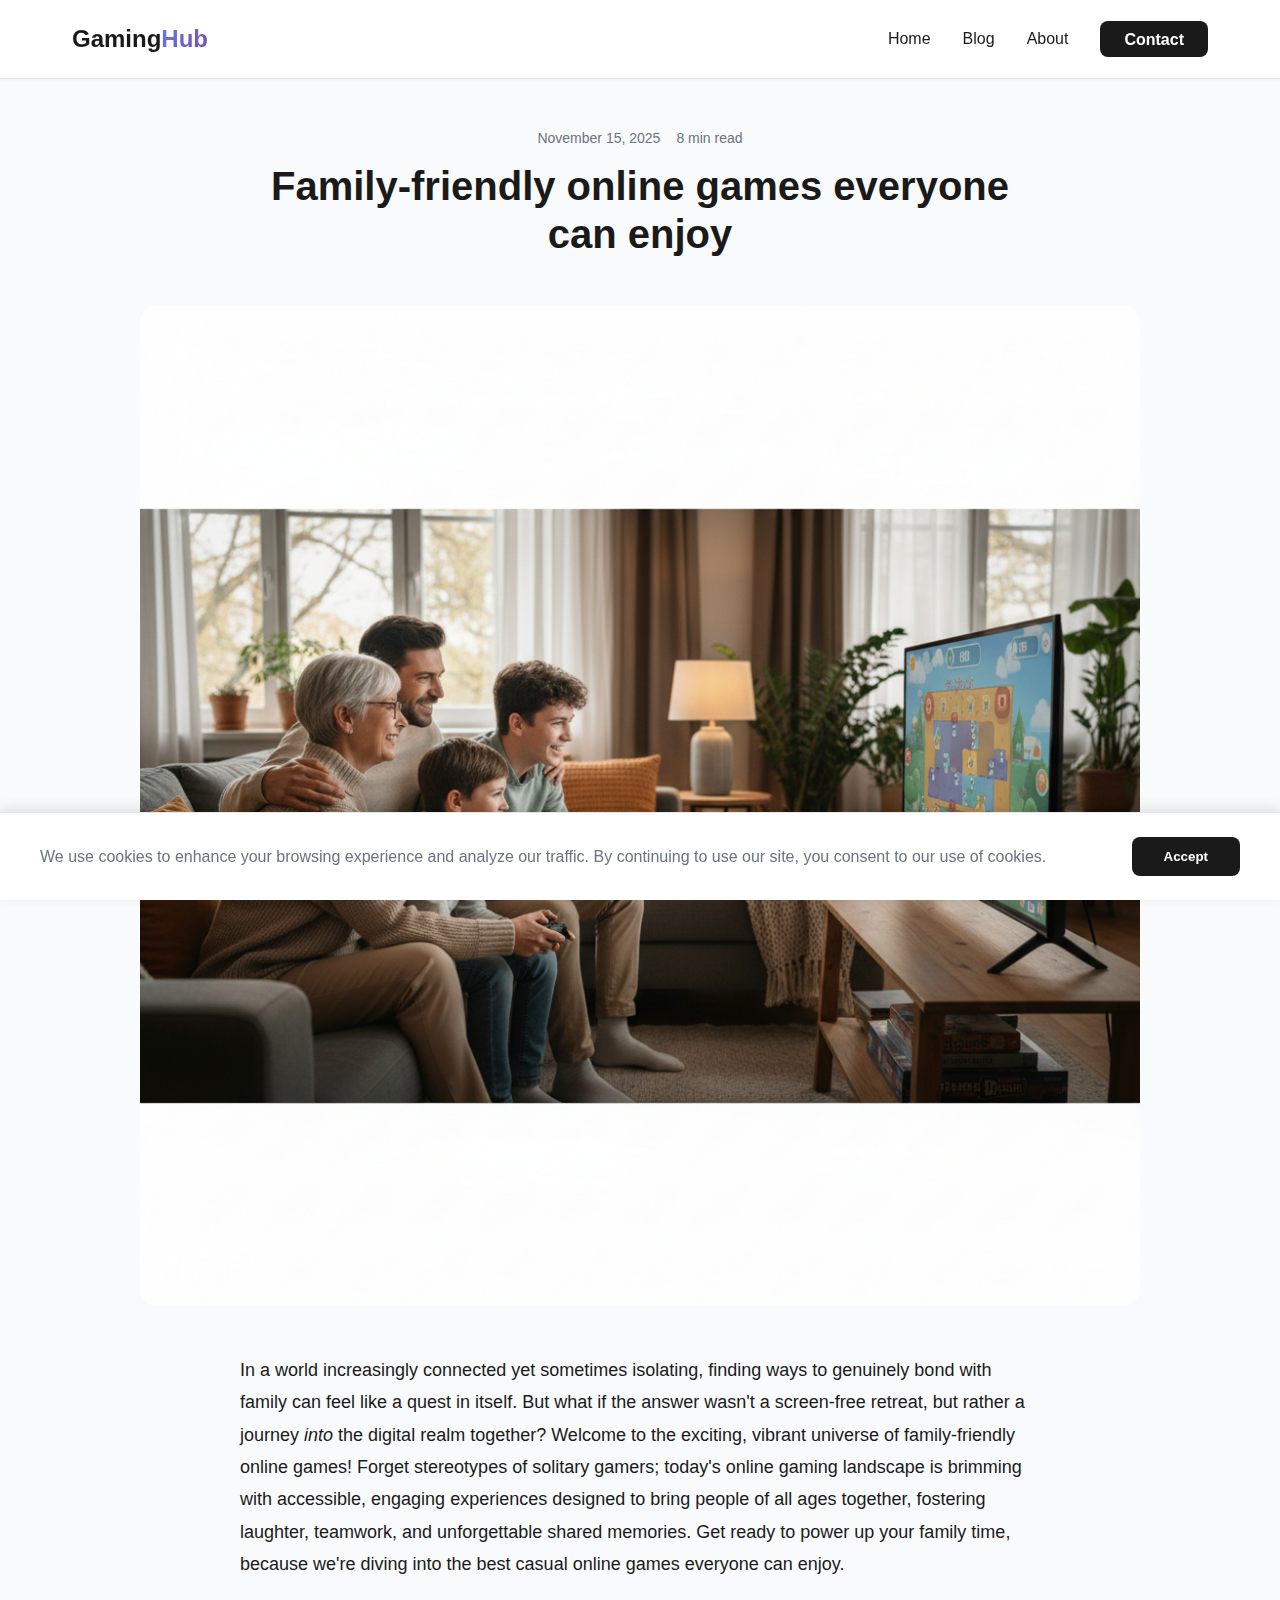
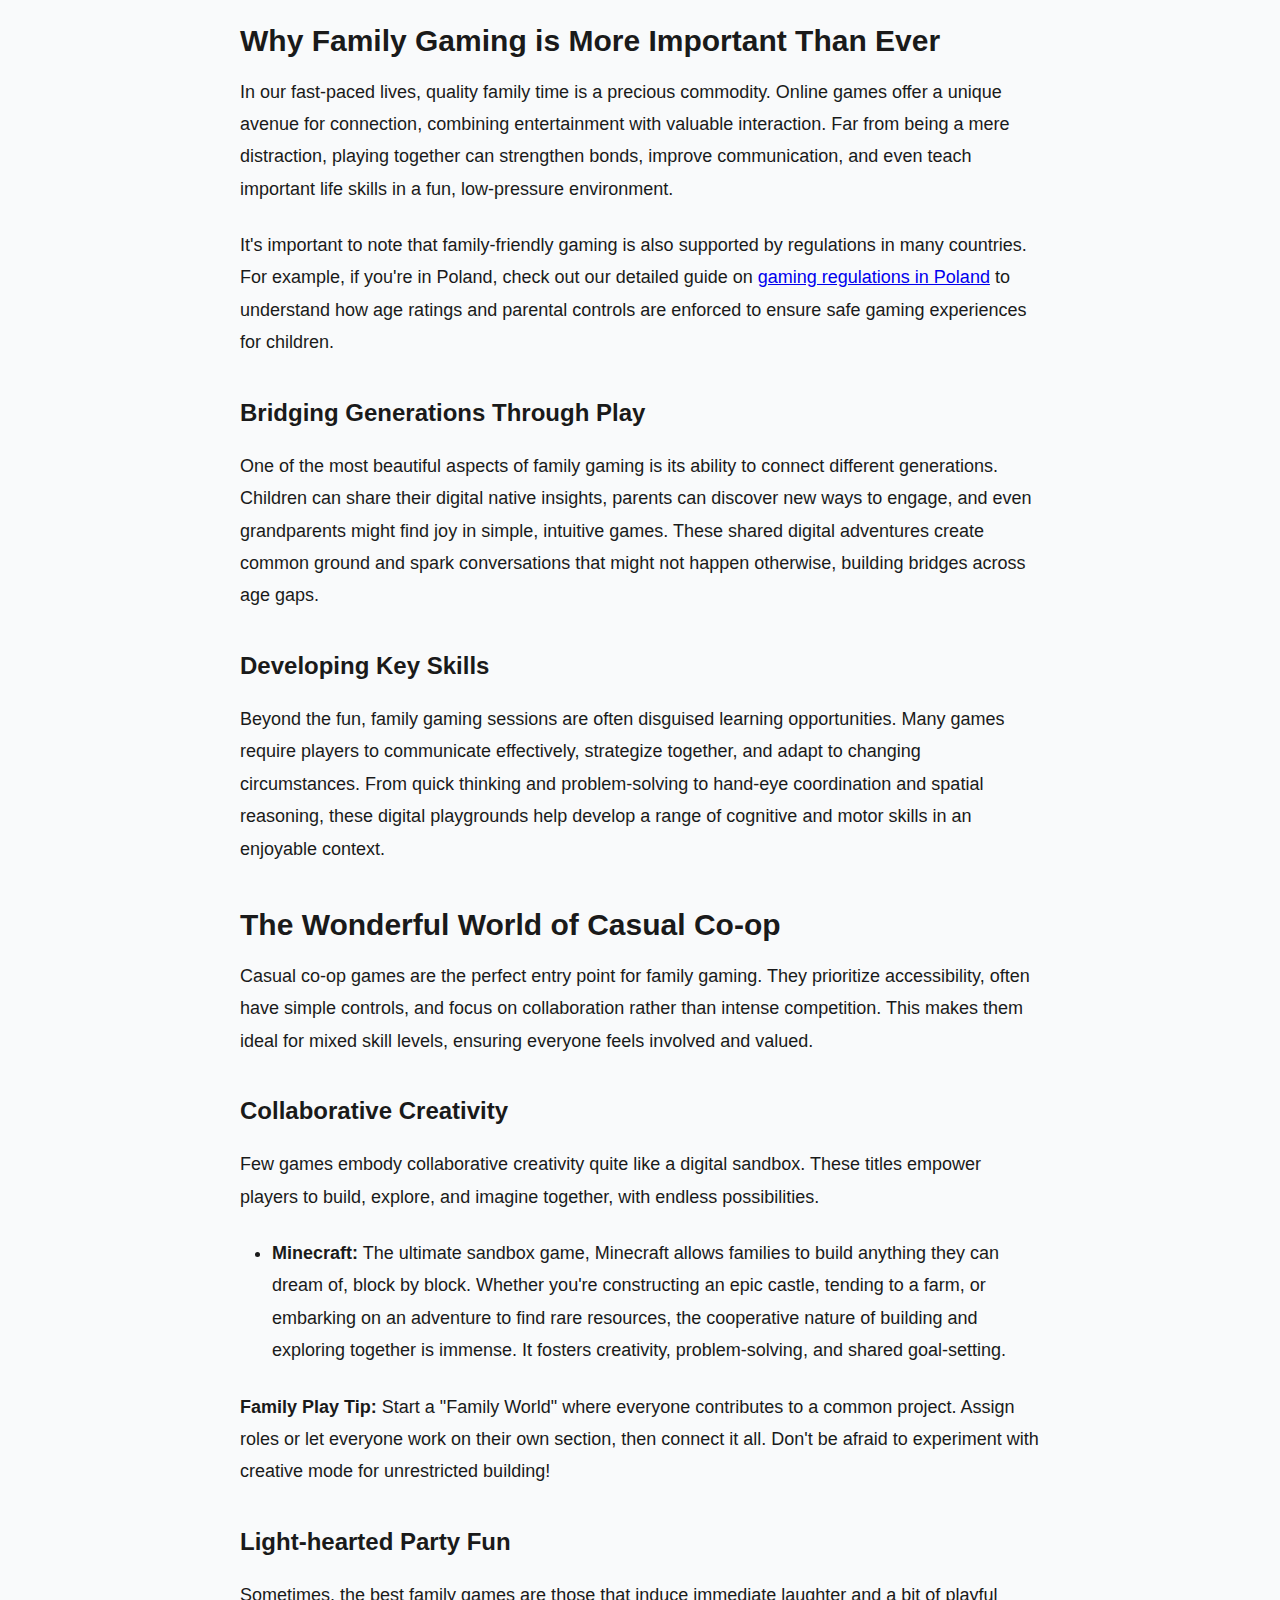
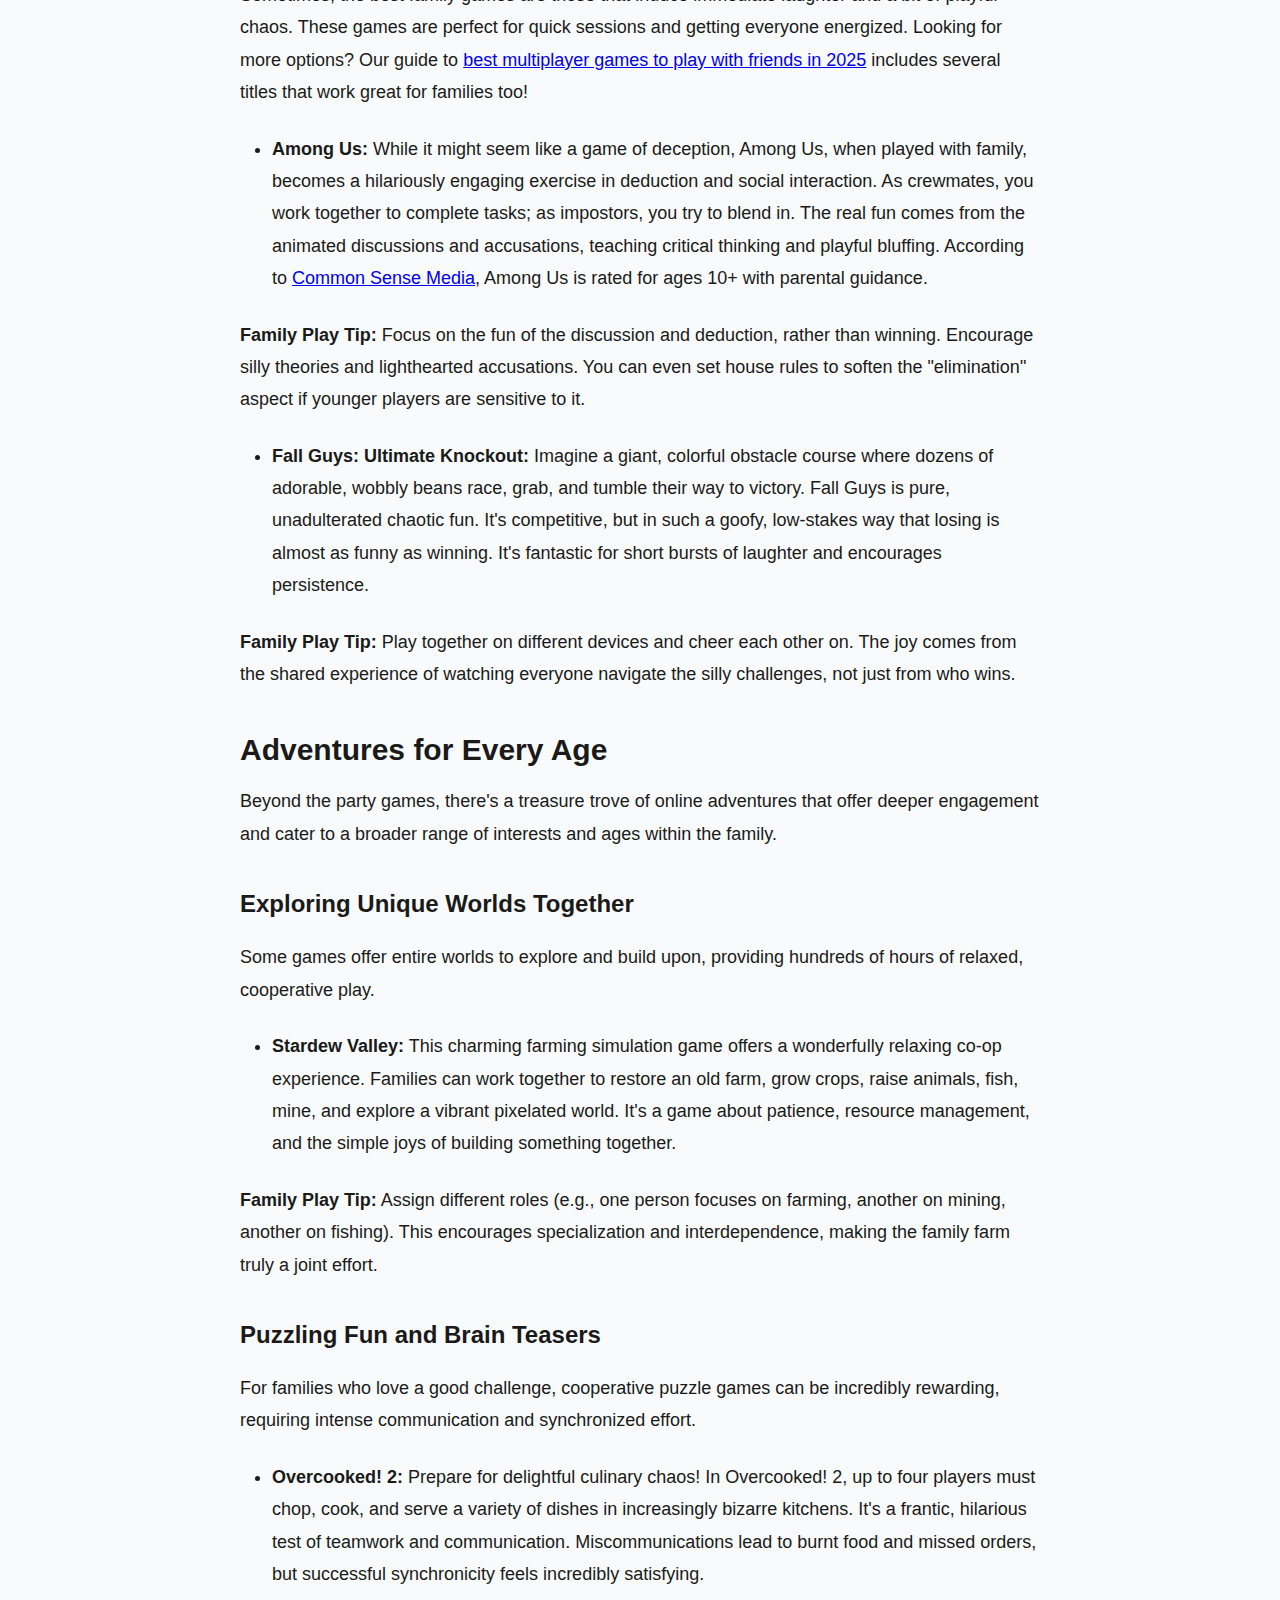
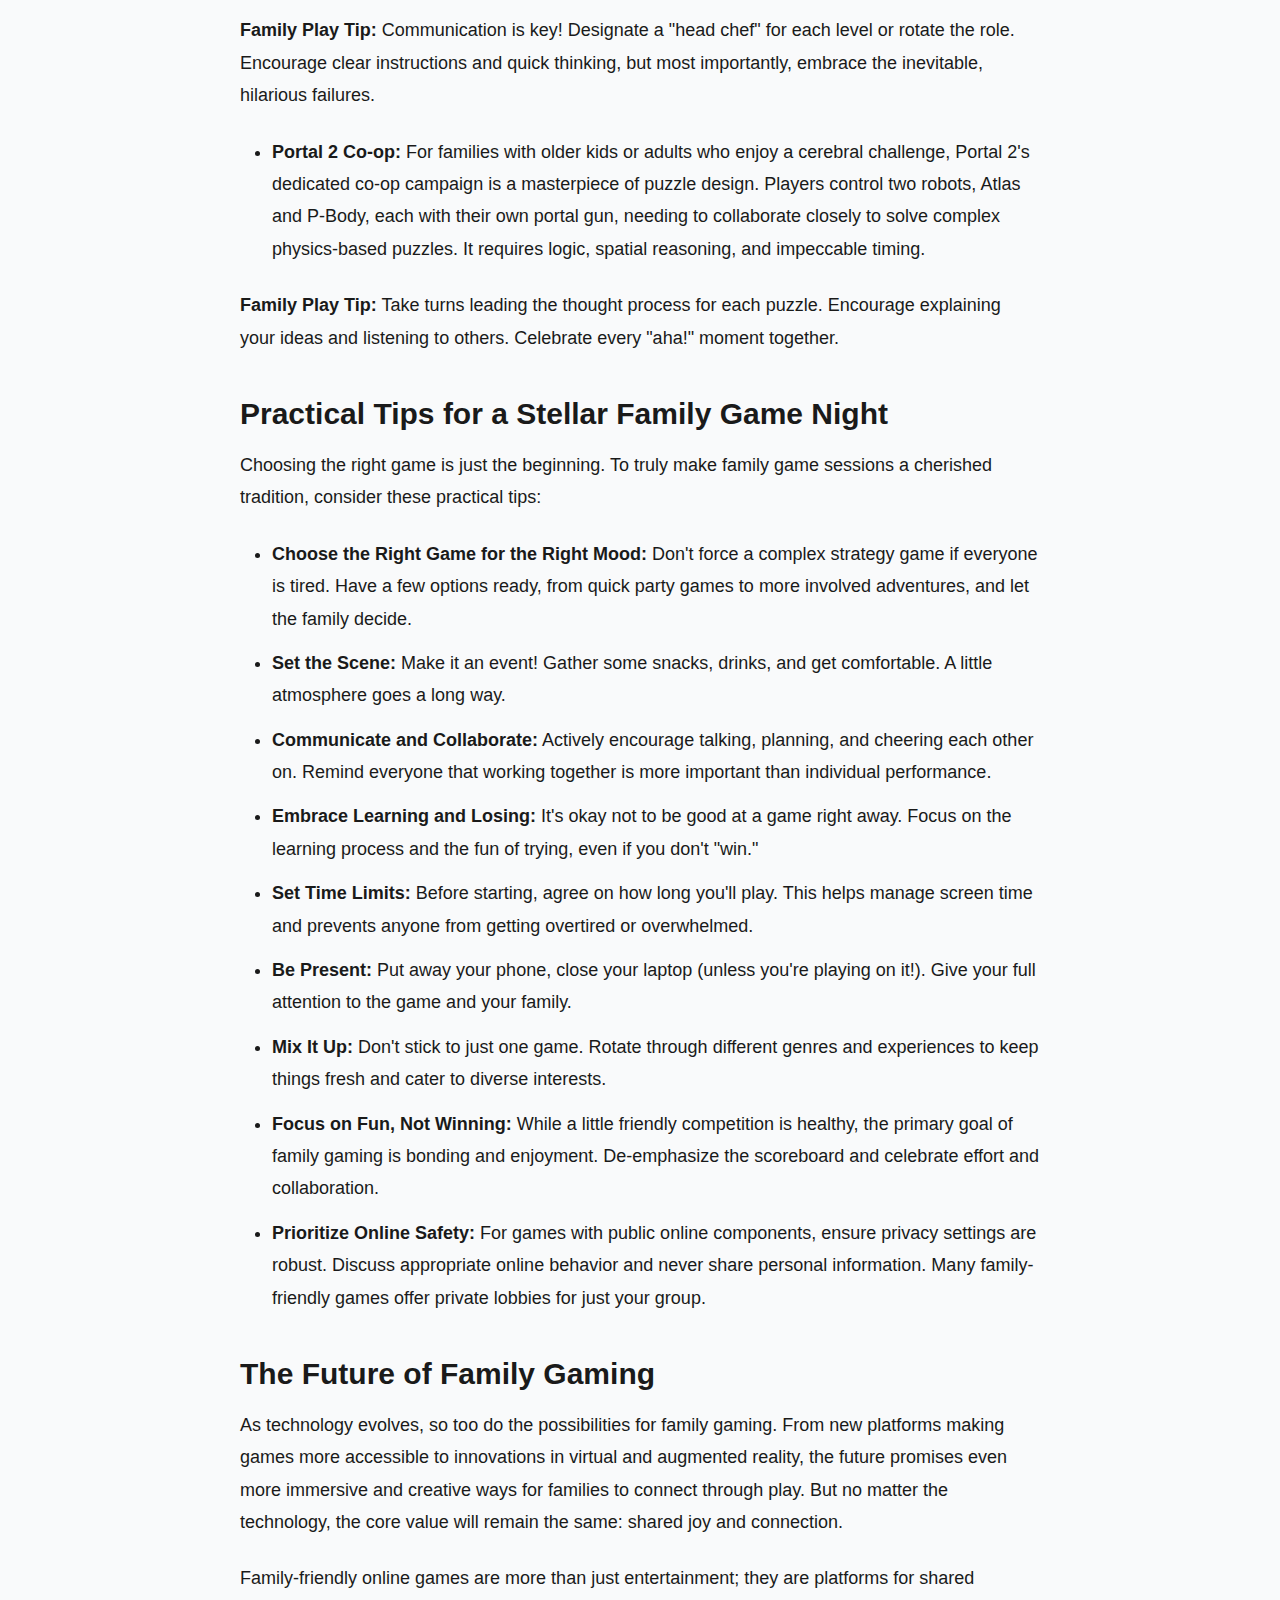
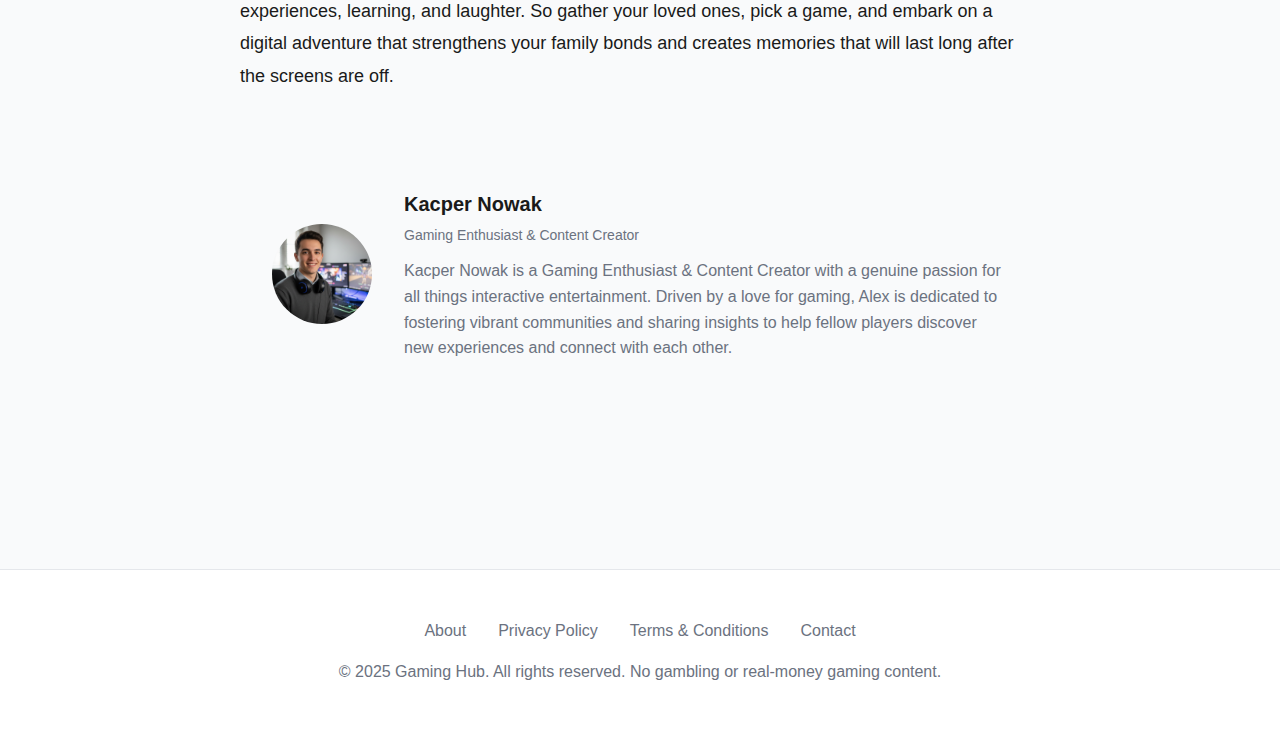
<file: blog/family-friendly-online-games.html>
<!DOCTYPE html>
<html lang="en">
<head>
  <meta charset="UTF-8">
  <meta name="viewport" content="width=device-width, initial-scale=1.0">
  <title>Family-friendly online games everyone can enjoy | Gaming Hub</title>
  <meta name="description" content="Your ultimate destination for gaming tips, reviews, and community insights">
  <link rel="stylesheet" href="../css/style.css">
</head>
<body>
  <header>
    <nav>
      <a href="../index.html" class="logo">Gaming<span>Hub</span></a>
      <ul>
        <li><a href="../index.html">Home</a></li>
        <li><a href="../blog/index.html">Blog</a></li>
        <li><a href="../about.html">About</a></li>
        <li><a href="../contact.html" class="cta-button">Contact</a></li>
      </ul>
    </nav>
  </header>

  <main>
    
      <article>
        <div class="post-header">
          <div class="blog-meta" style="justify-content: center;">
            <span>November 15, 2025</span>
            <span>8 min read</span>
          </div>
          <h1>Family-friendly online games everyone can enjoy</h1>
        </div>
        
        <img src="../images/family-friendly-online-games.png" alt="Family-friendly online games everyone can enjoy" class="post-image">
        
        <div class="post-content">
          <p>In a world increasingly connected yet sometimes isolating, finding ways to genuinely bond with family can feel like a quest in itself. But what if the answer wasn't a screen-free retreat, but rather a journey <em>into</em> the digital realm together? Welcome to the exciting, vibrant universe of family-friendly online games! Forget stereotypes of solitary gamers; today's online gaming landscape is brimming with accessible, engaging experiences designed to bring people of all ages together, fostering laughter, teamwork, and unforgettable shared memories. Get ready to power up your family time, because we're diving into the best casual online games everyone can enjoy.</p>

<h2>Why Family Gaming is More Important Than Ever</h2>
<p>In our fast-paced lives, quality family time is a precious commodity. Online games offer a unique avenue for connection, combining entertainment with valuable interaction. Far from being a mere distraction, playing together can strengthen bonds, improve communication, and even teach important life skills in a fun, low-pressure environment.</p>

<p>It's important to note that family-friendly gaming is also supported by regulations in many countries. For example, if you're in Poland, check out our detailed guide on <a href="gaming-regulations-poland.html">gaming regulations in Poland</a> to understand how age ratings and parental controls are enforced to ensure safe gaming experiences for children.</p>

<h3>Bridging Generations Through Play</h3>
<p>One of the most beautiful aspects of family gaming is its ability to connect different generations. Children can share their digital native insights, parents can discover new ways to engage, and even grandparents might find joy in simple, intuitive games. These shared digital adventures create common ground and spark conversations that might not happen otherwise, building bridges across age gaps.</p>

<h3>Developing Key Skills</h3>
<p>Beyond the fun, family gaming sessions are often disguised learning opportunities. Many games require players to communicate effectively, strategize together, and adapt to changing circumstances. From quick thinking and problem-solving to hand-eye coordination and spatial reasoning, these digital playgrounds help develop a range of cognitive and motor skills in an enjoyable context.</p>

<h2>The Wonderful World of Casual Co-op</h2>
<p>Casual co-op games are the perfect entry point for family gaming. They prioritize accessibility, often have simple controls, and focus on collaboration rather than intense competition. This makes them ideal for mixed skill levels, ensuring everyone feels involved and valued.</p>

<h3>Collaborative Creativity</h3>
<p>Few games embody collaborative creativity quite like a digital sandbox. These titles empower players to build, explore, and imagine together, with endless possibilities.</p>
<ul>
    <li><strong>Minecraft:</strong> The ultimate sandbox game, Minecraft allows families to build anything they can dream of, block by block. Whether you're constructing an epic castle, tending to a farm, or embarking on an adventure to find rare resources, the cooperative nature of building and exploring together is immense. It fosters creativity, problem-solving, and shared goal-setting.</li>
</ul>
<p><strong>Family Play Tip:</strong> Start a "Family World" where everyone contributes to a common project. Assign roles or let everyone work on their own section, then connect it all. Don't be afraid to experiment with creative mode for unrestricted building!</p>

<h3>Light-hearted Party Fun</h3>
<p>Sometimes, the best family games are those that induce immediate laughter and a bit of playful chaos. These games are perfect for quick sessions and getting everyone energized. Looking for more options? Our guide to <a href="best-multiplayer-games-2025.html">best multiplayer games to play with friends in 2025</a> includes several titles that work great for families too!</p>
<ul>
    <li><strong>Among Us:</strong> While it might seem like a game of deception, Among Us, when played with family, becomes a hilariously engaging exercise in deduction and social interaction. As crewmates, you work together to complete tasks; as impostors, you try to blend in. The real fun comes from the animated discussions and accusations, teaching critical thinking and playful bluffing. According to <a href="https://www.commonsensemedia.org/game-reviews/among-us" target="_blank" rel="noopener noreferrer">Common Sense Media</a>, Among Us is rated for ages 10+ with parental guidance.</li>
</ul>
<p><strong>Family Play Tip:</strong> Focus on the fun of the discussion and deduction, rather than winning. Encourage silly theories and lighthearted accusations. You can even set house rules to soften the "elimination" aspect if younger players are sensitive to it.</p>
<ul>
    <li><strong>Fall Guys: Ultimate Knockout:</strong> Imagine a giant, colorful obstacle course where dozens of adorable, wobbly beans race, grab, and tumble their way to victory. Fall Guys is pure, unadulterated chaotic fun. It's competitive, but in such a goofy, low-stakes way that losing is almost as funny as winning. It's fantastic for short bursts of laughter and encourages persistence.</li>
</ul>
<p><strong>Family Play Tip:</strong> Play together on different devices and cheer each other on. The joy comes from the shared experience of watching everyone navigate the silly challenges, not just from who wins.</p>

<h2>Adventures for Every Age</h2>
<p>Beyond the party games, there's a treasure trove of online adventures that offer deeper engagement and cater to a broader range of interests and ages within the family.</p>

<h3>Exploring Unique Worlds Together</h3>
<p>Some games offer entire worlds to explore and build upon, providing hundreds of hours of relaxed, cooperative play.</p>
<ul>
    <li><strong>Stardew Valley:</strong> This charming farming simulation game offers a wonderfully relaxing co-op experience. Families can work together to restore an old farm, grow crops, raise animals, fish, mine, and explore a vibrant pixelated world. It's a game about patience, resource management, and the simple joys of building something together.</li>
</ul>
<p><strong>Family Play Tip:</strong> Assign different roles (e.g., one person focuses on farming, another on mining, another on fishing). This encourages specialization and interdependence, making the family farm truly a joint effort.</p>

<h3>Puzzling Fun and Brain Teasers</h3>
<p>For families who love a good challenge, cooperative puzzle games can be incredibly rewarding, requiring intense communication and synchronized effort.</p>
<ul>
    <li><strong>Overcooked! 2:</strong> Prepare for delightful culinary chaos! In Overcooked! 2, up to four players must chop, cook, and serve a variety of dishes in increasingly bizarre kitchens. It's a frantic, hilarious test of teamwork and communication. Miscommunications lead to burnt food and missed orders, but successful synchronicity feels incredibly satisfying.</li>
</ul>
<p><strong>Family Play Tip:</strong> Communication is key! Designate a "head chef" for each level or rotate the role. Encourage clear instructions and quick thinking, but most importantly, embrace the inevitable, hilarious failures.</p>
<ul>
    <li><strong>Portal 2 Co-op:</strong> For families with older kids or adults who enjoy a cerebral challenge, Portal 2's dedicated co-op campaign is a masterpiece of puzzle design. Players control two robots, Atlas and P-Body, each with their own portal gun, needing to collaborate closely to solve complex physics-based puzzles. It requires logic, spatial reasoning, and impeccable timing.</li>
</ul>
<p><strong>Family Play Tip:</strong> Take turns leading the thought process for each puzzle. Encourage explaining your ideas and listening to others. Celebrate every "aha!" moment together.</p>

<h2>Practical Tips for a Stellar Family Game Night</h2>
<p>Choosing the right game is just the beginning. To truly make family game sessions a cherished tradition, consider these practical tips:</p>
<ul>
    <li><strong>Choose the Right Game for the Right Mood:</strong> Don't force a complex strategy game if everyone is tired. Have a few options ready, from quick party games to more involved adventures, and let the family decide.</li>
    <li><strong>Set the Scene:</strong> Make it an event! Gather some snacks, drinks, and get comfortable. A little atmosphere goes a long way.</li>
    <li><strong>Communicate and Collaborate:</strong> Actively encourage talking, planning, and cheering each other on. Remind everyone that working together is more important than individual performance.</li>
    <li><strong>Embrace Learning and Losing:</strong> It's okay not to be good at a game right away. Focus on the learning process and the fun of trying, even if you don't "win."</li>
    <li><strong>Set Time Limits:</strong> Before starting, agree on how long you'll play. This helps manage screen time and prevents anyone from getting overtired or overwhelmed.</li>
    <li><strong>Be Present:</strong> Put away your phone, close your laptop (unless you're playing on it!). Give your full attention to the game and your family.</li>
    <li><strong>Mix It Up:</strong> Don't stick to just one game. Rotate through different genres and experiences to keep things fresh and cater to diverse interests.</li>
    <li><strong>Focus on Fun, Not Winning:</strong> While a little friendly competition is healthy, the primary goal of family gaming is bonding and enjoyment. De-emphasize the scoreboard and celebrate effort and collaboration.</li>
    <li><strong>Prioritize Online Safety:</strong> For games with public online components, ensure privacy settings are robust. Discuss appropriate online behavior and never share personal information. Many family-friendly games offer private lobbies for just your group.</li>
</ul>

<h2>The Future of Family Gaming</h2>
<p>As technology evolves, so too do the possibilities for family gaming. From new platforms making games more accessible to innovations in virtual and augmented reality, the future promises even more immersive and creative ways for families to connect through play. But no matter the technology, the core value will remain the same: shared joy and connection.</p>

<p>Family-friendly online games are more than just entertainment; they are platforms for shared experiences, learning, and laughter. So gather your loved ones, pick a game, and embark on a digital adventure that strengthens your family bonds and creates memories that will last long after the screens are off.</p>
        </div>
        
        <div class="author-box">
          <img src="../images/author.png" alt="Kacper Nowak" class="author-image">
          <div class="author-info">
            <h3>Kacper Nowak</h3>
            <div class="author-role">Gaming Enthusiast & Content Creator</div>
            <p class="author-bio">Kacper Nowak is a Gaming Enthusiast & Content Creator with a genuine passion for all things interactive entertainment. Driven by a love for gaming, Alex is dedicated to fostering vibrant communities and sharing insights to help fellow players discover new experiences and connect with each other.</p>
          </div>
        </div>
      </article>
    
  </main>

  <footer>
    <div class="footer-content">
      <div class="footer-links">
        <a href="../about.html">About</a>
        <a href="../privacy.html">Privacy Policy</a>
        <a href="../terms.html">Terms & Conditions</a>
        <a href="../contact.html">Contact</a>
      </div>
      <p>&copy; 2025 Gaming Hub. All rights reserved. No gambling or real-money gaming content.</p>
    </div>
  </footer>

  <div class="cookie-banner">
    <div class="cookie-content">
      <p>We use cookies to enhance your browsing experience and analyze our traffic. By continuing to use our site, you consent to our use of cookies.</p>
      <div class="cookie-buttons">
        <button class="cookie-button accept-button">Accept</button>
      </div>
    </div>
  </div>

  <script src="../js/main.js"></script>
</body>
</html>
</file>
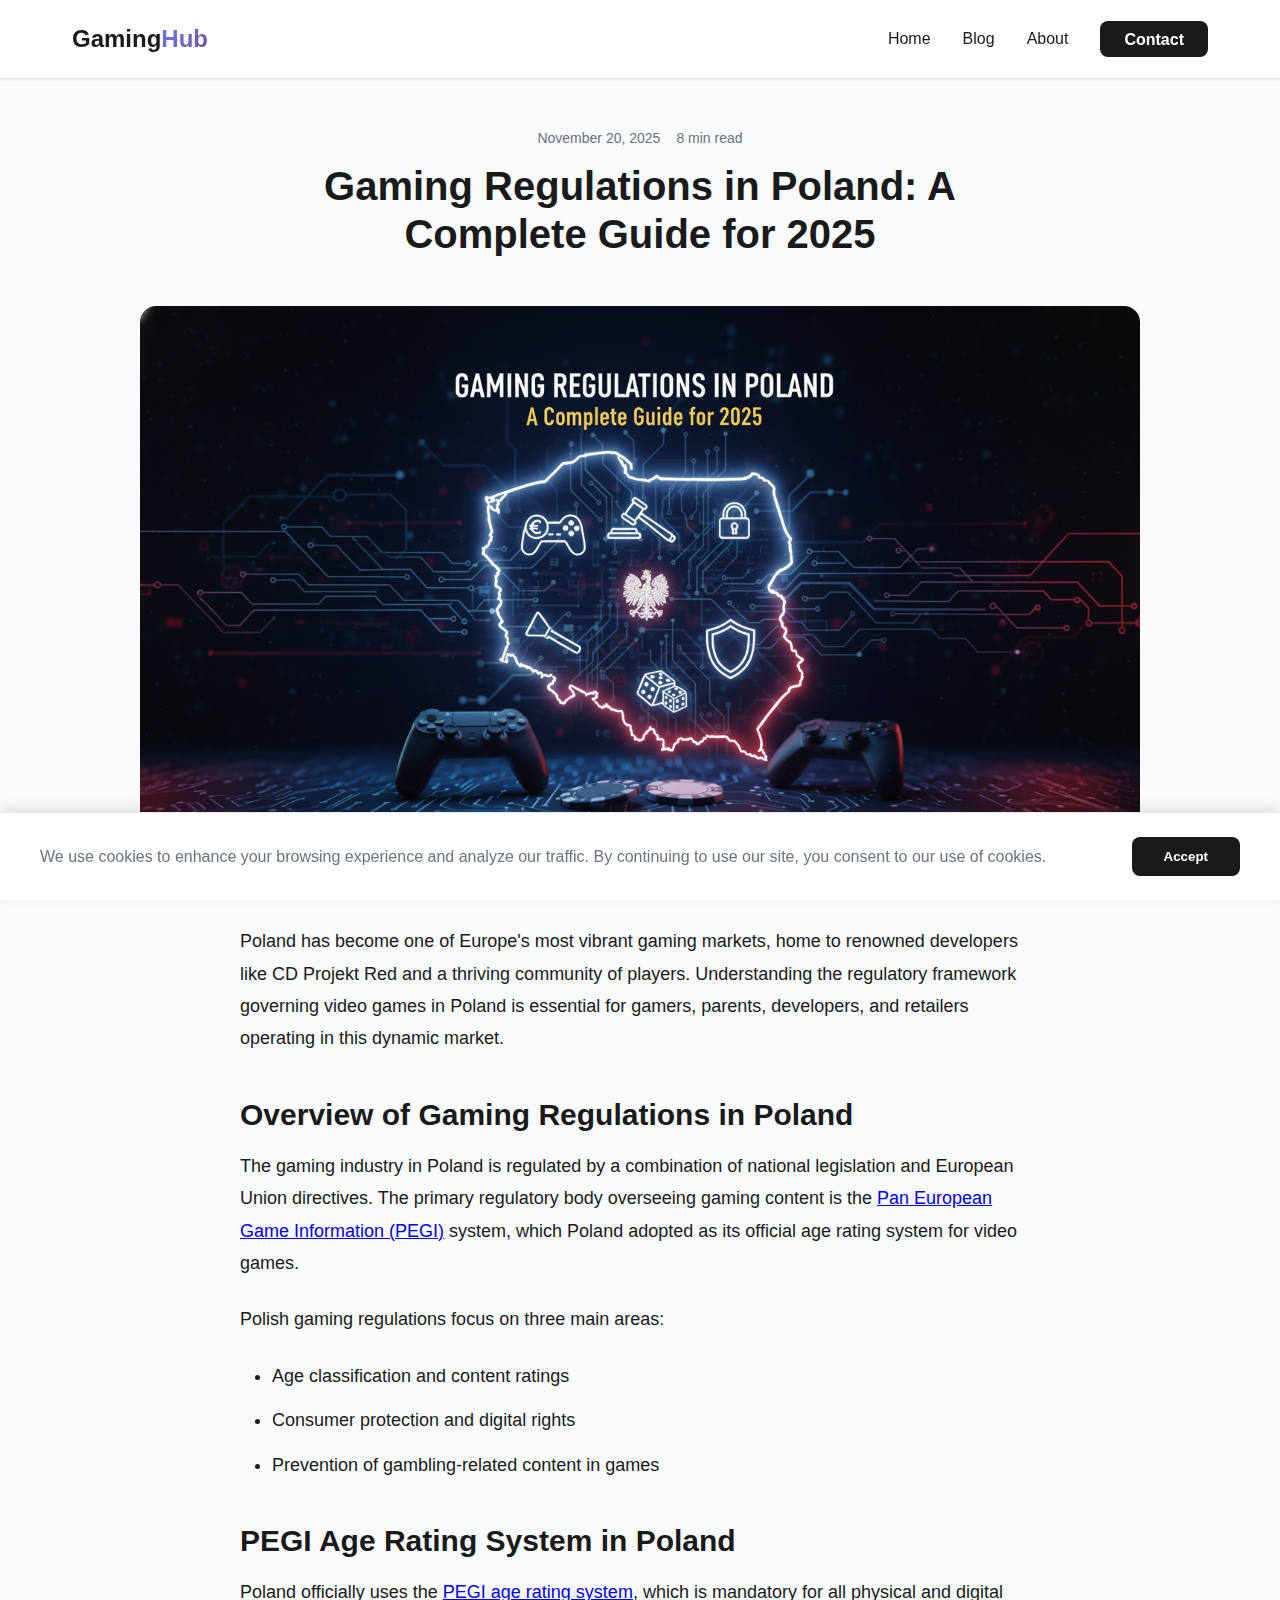
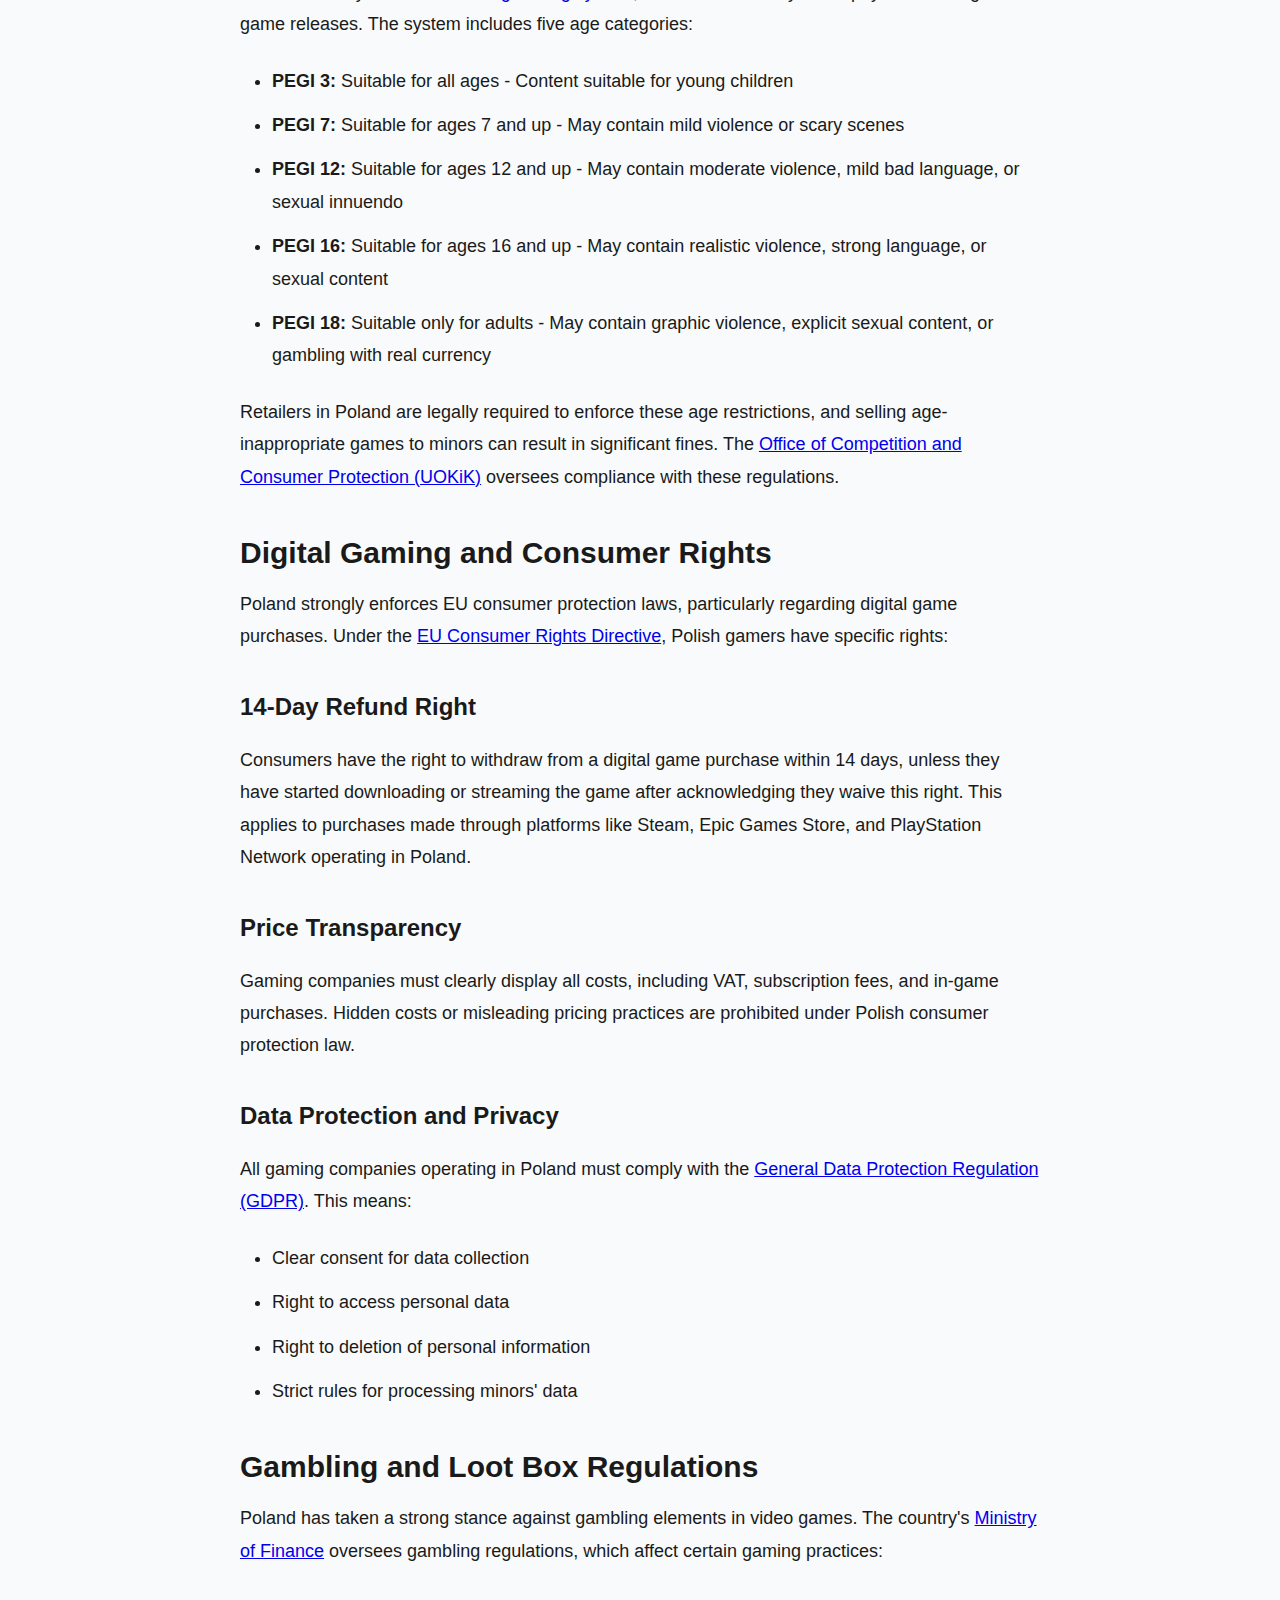
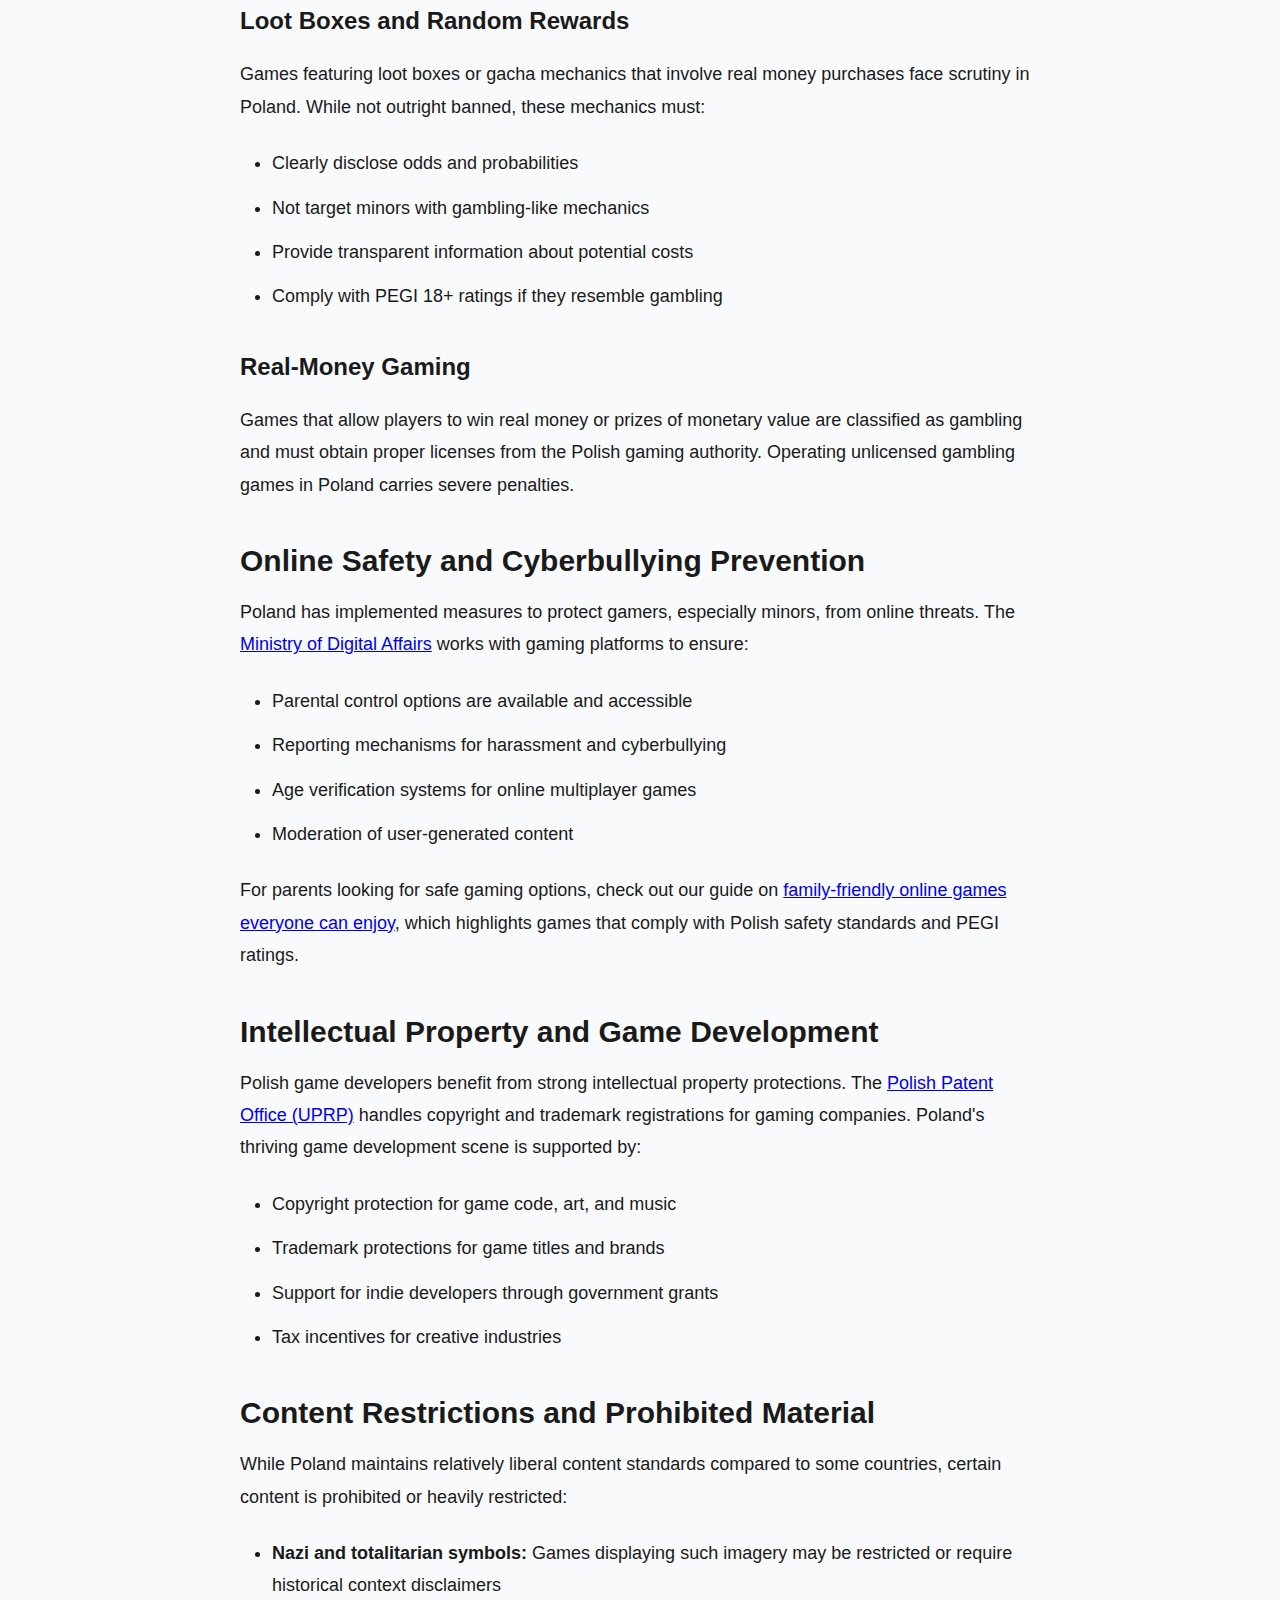
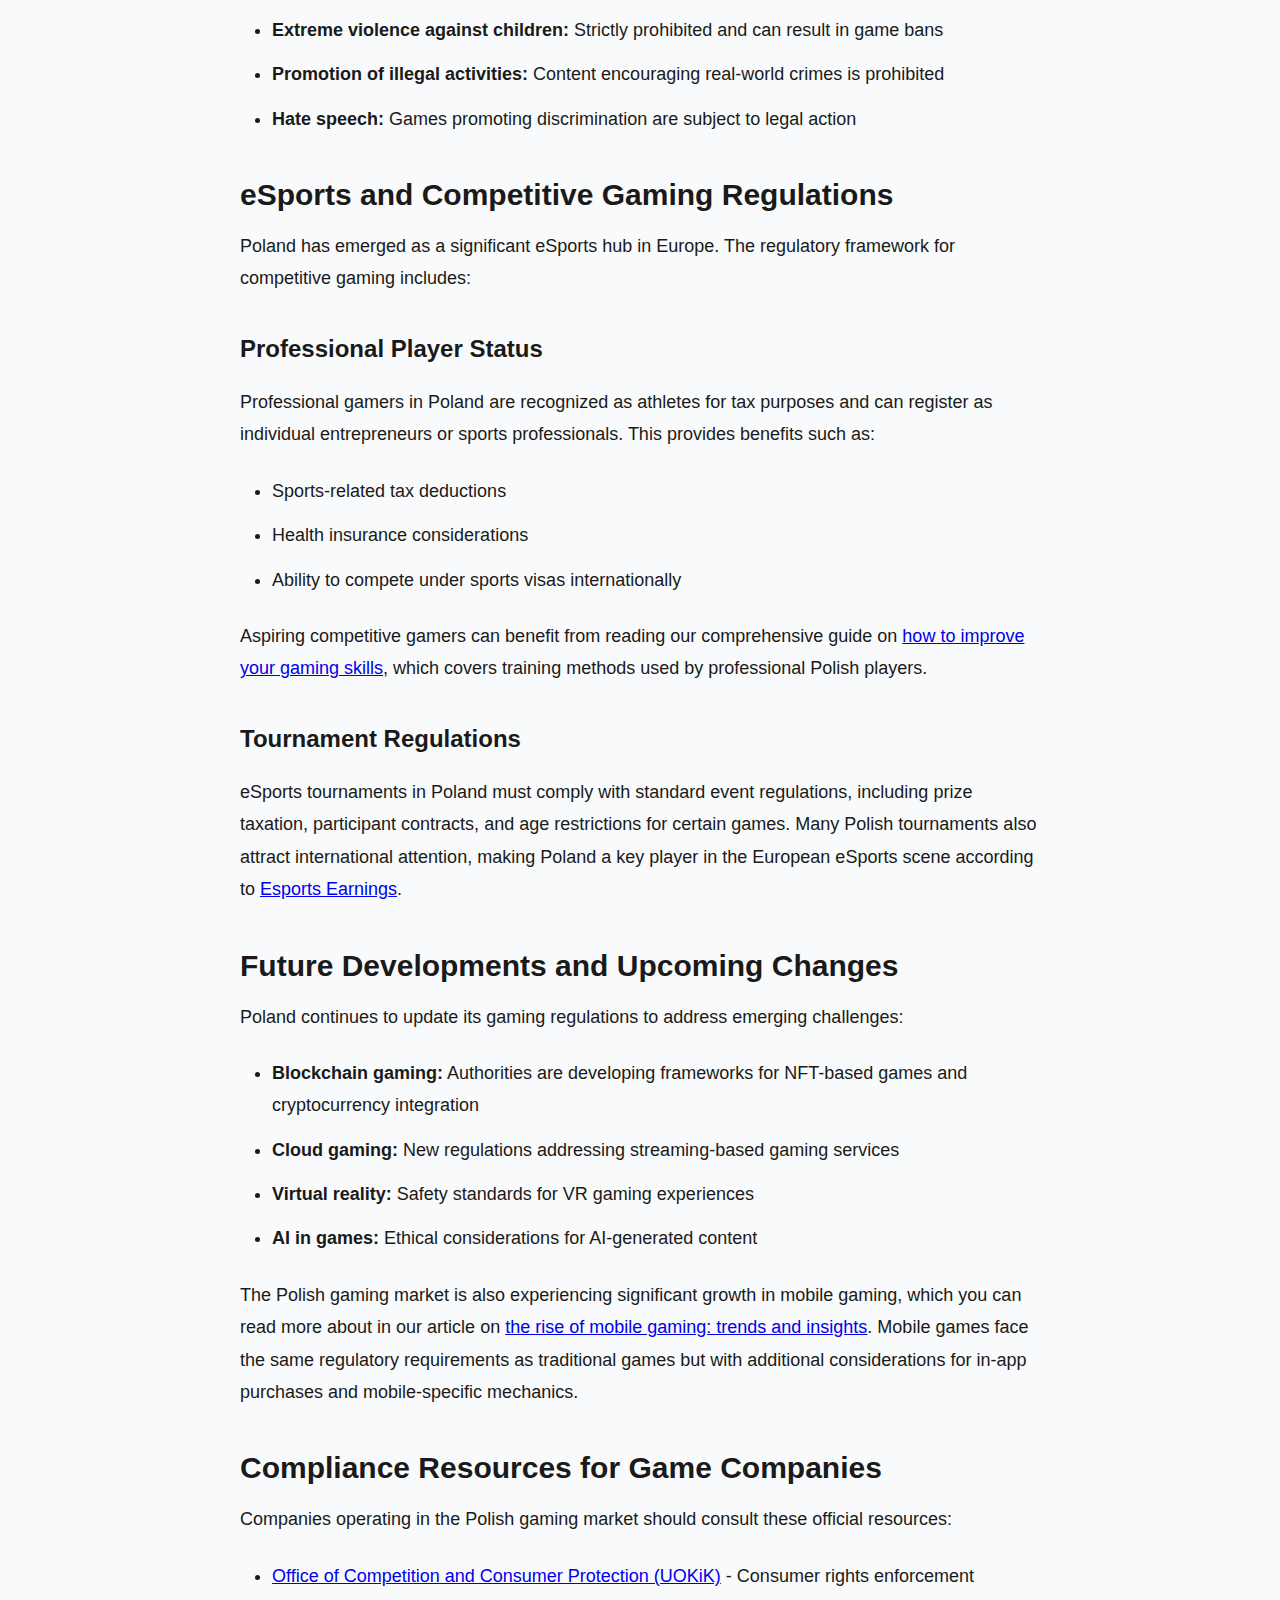
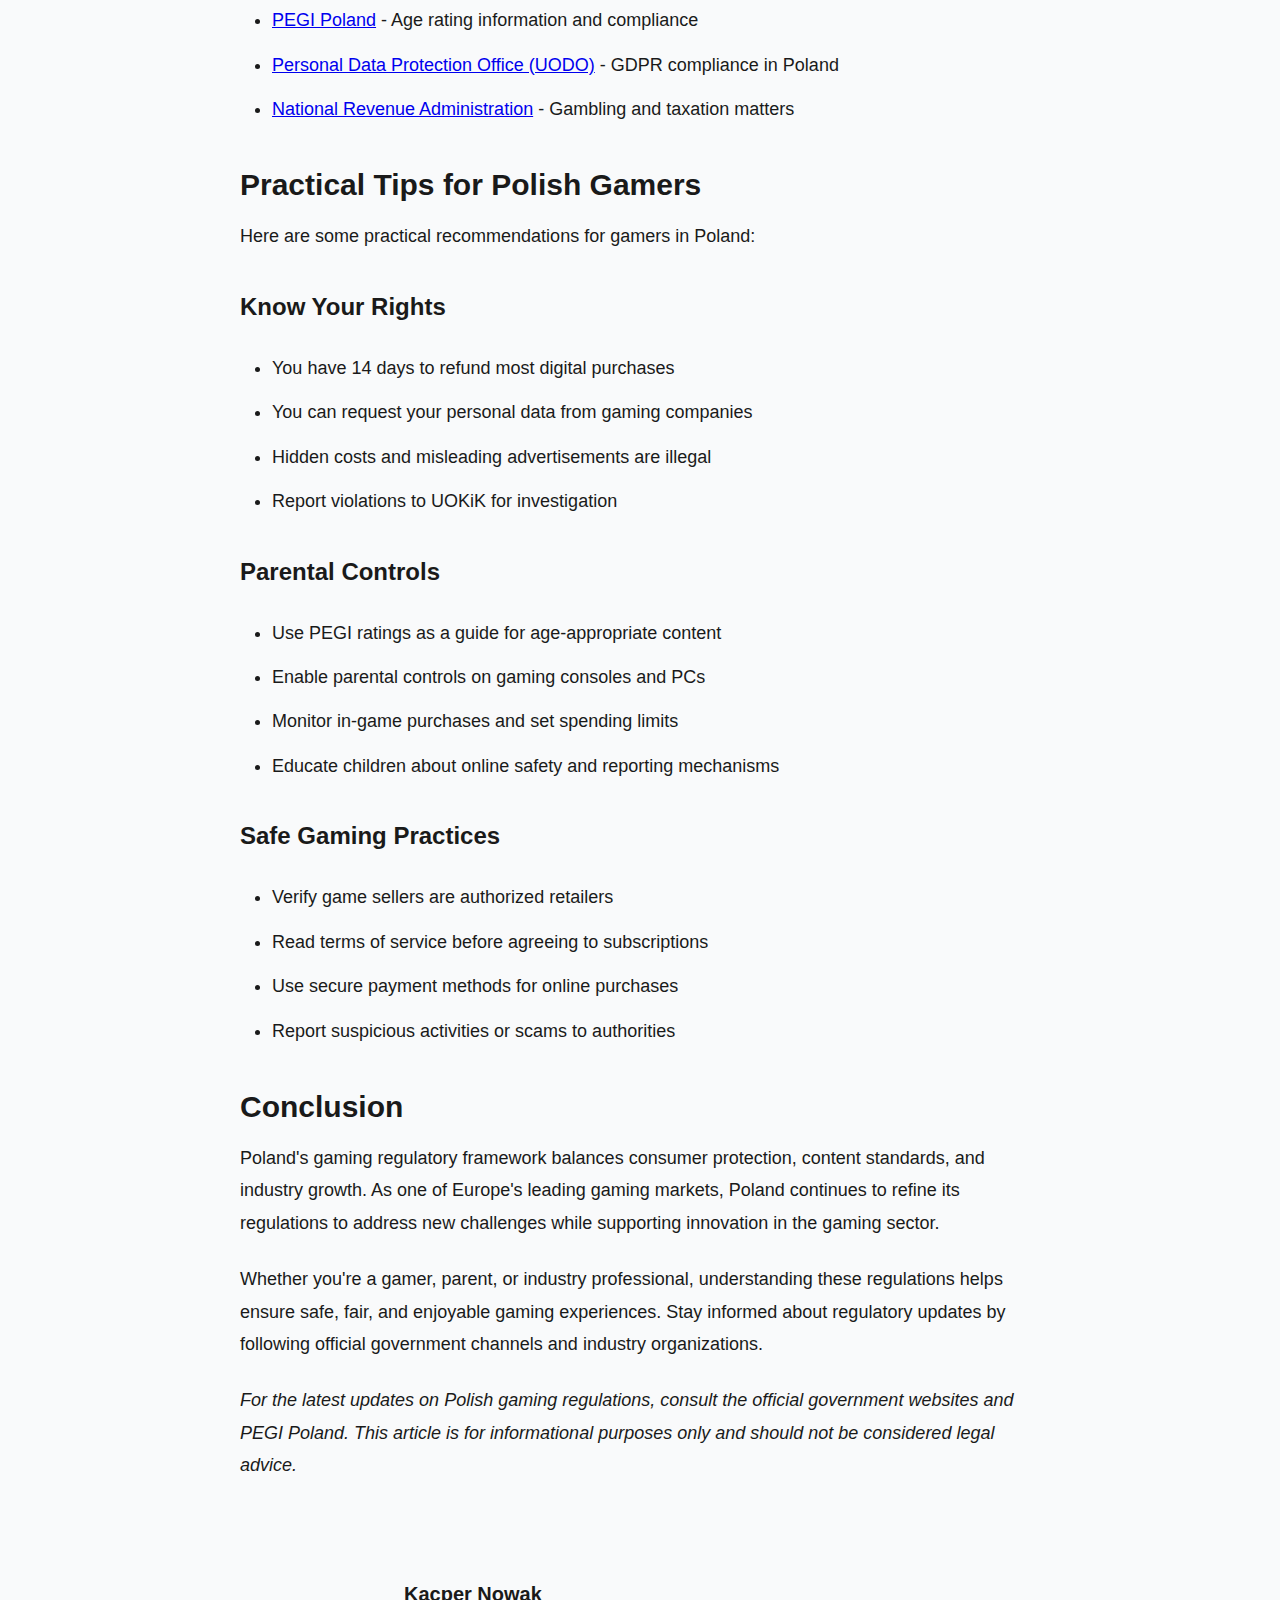
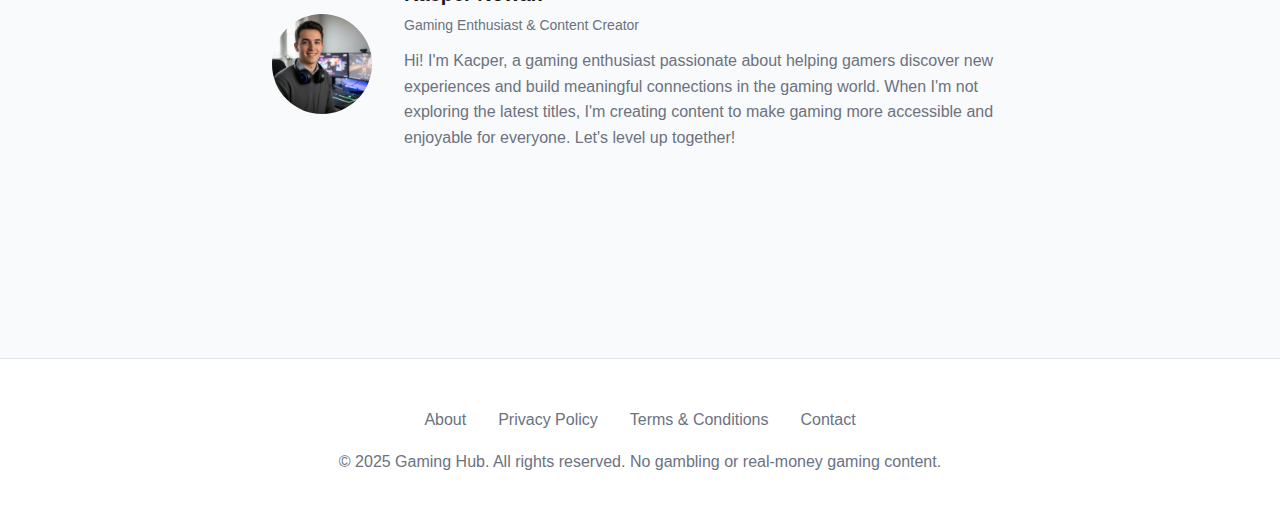
<file: blog/gaming-regulations-poland.html>
<!DOCTYPE html>
<html lang="en">
<head>
  <meta charset="UTF-8">
  <meta name="viewport" content="width=device-width, initial-scale=1.0">
  <title>Gaming Regulations in Poland: A Complete Guide for 2025 | Gaming Hub</title>
  <meta name="description" content="Comprehensive guide to gaming regulations in Poland. Learn about age restrictions, content ratings, consumer protection, and legal framework for video games in 2025.">
  <link rel="stylesheet" href="../css/style.css">
</head>
<body>
  <header>
    <nav>
      <a href="../index.html" class="logo">Gaming<span>Hub</span></a>
      <ul>
        <li><a href="../index.html">Home</a></li>
        <li><a href="../blog/index.html">Blog</a></li>
        <li><a href="../about.html">About</a></li>
        <li><a href="../contact.html" class="cta-button">Contact</a></li>
      </ul>
    </nav>
  </header>

  <main>
    <article>
      <div class="post-header">
        <div class="blog-meta" style="justify-content: center;">
          <span>November 20, 2025</span>
          <span>8 min read</span>
        </div>
        <h1>Gaming Regulations in Poland: A Complete Guide for 2025</h1>
      </div>
      
      <img src="../images/gaming-regulations-poland.png" alt="Gaming Regulations in Poland" class="post-image">
      
      <div class="post-content">
        <p>Poland has become one of Europe's most vibrant gaming markets, home to renowned developers like CD Projekt Red and a thriving community of players. Understanding the regulatory framework governing video games in Poland is essential for gamers, parents, developers, and retailers operating in this dynamic market.</p>

        <h2>Overview of Gaming Regulations in Poland</h2>
        
        <p>The gaming industry in Poland is regulated by a combination of national legislation and European Union directives. The primary regulatory body overseeing gaming content is the <a href="https://pegi.info/" target="_blank" rel="noopener noreferrer">Pan European Game Information (PEGI)</a> system, which Poland adopted as its official age rating system for video games.</p>

        <p>Polish gaming regulations focus on three main areas:</p>
        <ul>
          <li>Age classification and content ratings</li>
          <li>Consumer protection and digital rights</li>
          <li>Prevention of gambling-related content in games</li>
        </ul>

        <h2>PEGI Age Rating System in Poland</h2>

        <p>Poland officially uses the <a href="https://pegi.info/what-do-the-labels-mean" target="_blank" rel="noopener noreferrer">PEGI age rating system</a>, which is mandatory for all physical and digital game releases. The system includes five age categories:</p>

        <ul>
          <li><strong>PEGI 3:</strong> Suitable for all ages - Content suitable for young children</li>
          <li><strong>PEGI 7:</strong> Suitable for ages 7 and up - May contain mild violence or scary scenes</li>
          <li><strong>PEGI 12:</strong> Suitable for ages 12 and up - May contain moderate violence, mild bad language, or sexual innuendo</li>
          <li><strong>PEGI 16:</strong> Suitable for ages 16 and up - May contain realistic violence, strong language, or sexual content</li>
          <li><strong>PEGI 18:</strong> Suitable only for adults - May contain graphic violence, explicit sexual content, or gambling with real currency</li>
        </ul>

        <p>Retailers in Poland are legally required to enforce these age restrictions, and selling age-inappropriate games to minors can result in significant fines. The <a href="https://uokik.gov.pl/en.php" target="_blank" rel="noopener noreferrer">Office of Competition and Consumer Protection (UOKiK)</a> oversees compliance with these regulations.</p>

        <h2>Digital Gaming and Consumer Rights</h2>

        <p>Poland strongly enforces EU consumer protection laws, particularly regarding digital game purchases. Under the <a href="https://commission.europa.eu/law/law-topic/consumer-protection-law_en" target="_blank" rel="noopener noreferrer">EU Consumer Rights Directive</a>, Polish gamers have specific rights:</p>

        <h3>14-Day Refund Right</h3>
        <p>Consumers have the right to withdraw from a digital game purchase within 14 days, unless they have started downloading or streaming the game after acknowledging they waive this right. This applies to purchases made through platforms like Steam, Epic Games Store, and PlayStation Network operating in Poland.</p>

        <h3>Price Transparency</h3>
        <p>Gaming companies must clearly display all costs, including VAT, subscription fees, and in-game purchases. Hidden costs or misleading pricing practices are prohibited under Polish consumer protection law.</p>

        <h3>Data Protection and Privacy</h3>
        <p>All gaming companies operating in Poland must comply with the <a href="https://ec.europa.eu/info/law/law-topic/data-protection_en" target="_blank" rel="noopener noreferrer">General Data Protection Regulation (GDPR)</a>. This means:</p>

        <ul>
          <li>Clear consent for data collection</li>
          <li>Right to access personal data</li>
          <li>Right to deletion of personal information</li>
          <li>Strict rules for processing minors' data</li>
        </ul>

        <h2>Gambling and Loot Box Regulations</h2>

        <p>Poland has taken a strong stance against gambling elements in video games. The country's <a href="https://www.gov.pl/web/kas" target="_blank" rel="noopener noreferrer">Ministry of Finance</a> oversees gambling regulations, which affect certain gaming practices:</p>

        <h3>Loot Boxes and Random Rewards</h3>
        <p>Games featuring loot boxes or gacha mechanics that involve real money purchases face scrutiny in Poland. While not outright banned, these mechanics must:</p>

        <ul>
          <li>Clearly disclose odds and probabilities</li>
          <li>Not target minors with gambling-like mechanics</li>
          <li>Provide transparent information about potential costs</li>
          <li>Comply with PEGI 18+ ratings if they resemble gambling</li>
        </ul>

        <h3>Real-Money Gaming</h3>
        <p>Games that allow players to win real money or prizes of monetary value are classified as gambling and must obtain proper licenses from the Polish gaming authority. Operating unlicensed gambling games in Poland carries severe penalties.</p>

        <h2>Online Safety and Cyberbullying Prevention</h2>

        <p>Poland has implemented measures to protect gamers, especially minors, from online threats. The <a href="https://www.gov.pl/web/cyfryzacja" target="_blank" rel="noopener noreferrer">Ministry of Digital Affairs</a> works with gaming platforms to ensure:</p>

        <ul>
          <li>Parental control options are available and accessible</li>
          <li>Reporting mechanisms for harassment and cyberbullying</li>
          <li>Age verification systems for online multiplayer games</li>
          <li>Moderation of user-generated content</li>
        </ul>

        <p>For parents looking for safe gaming options, check out our guide on <a href="family-friendly-online-games.html">family-friendly online games everyone can enjoy</a>, which highlights games that comply with Polish safety standards and PEGI ratings.</p>

        <h2>Intellectual Property and Game Development</h2>

        <p>Polish game developers benefit from strong intellectual property protections. The <a href="https://uprp.gov.pl/en" target="_blank" rel="noopener noreferrer">Polish Patent Office (UPRP)</a> handles copyright and trademark registrations for gaming companies. Poland's thriving game development scene is supported by:</p>

        <ul>
          <li>Copyright protection for game code, art, and music</li>
          <li>Trademark protections for game titles and brands</li>
          <li>Support for indie developers through government grants</li>
          <li>Tax incentives for creative industries</li>
        </ul>

        <h2>Content Restrictions and Prohibited Material</h2>

        <p>While Poland maintains relatively liberal content standards compared to some countries, certain content is prohibited or heavily restricted:</p>

        <ul>
          <li><strong>Nazi and totalitarian symbols:</strong> Games displaying such imagery may be restricted or require historical context disclaimers</li>
          <li><strong>Extreme violence against children:</strong> Strictly prohibited and can result in game bans</li>
          <li><strong>Promotion of illegal activities:</strong> Content encouraging real-world crimes is prohibited</li>
          <li><strong>Hate speech:</strong> Games promoting discrimination are subject to legal action</li>
        </ul>

        <h2>eSports and Competitive Gaming Regulations</h2>

        <p>Poland has emerged as a significant eSports hub in Europe. The regulatory framework for competitive gaming includes:</p>

        <h3>Professional Player Status</h3>
        <p>Professional gamers in Poland are recognized as athletes for tax purposes and can register as individual entrepreneurs or sports professionals. This provides benefits such as:</p>

        <ul>
          <li>Sports-related tax deductions</li>
          <li>Health insurance considerations</li>
          <li>Ability to compete under sports visas internationally</li>
        </ul>

        <p>Aspiring competitive gamers can benefit from reading our comprehensive guide on <a href="improve-gaming-skills-guide.html">how to improve your gaming skills</a>, which covers training methods used by professional Polish players.</p>

        <h3>Tournament Regulations</h3>
        <p>eSports tournaments in Poland must comply with standard event regulations, including prize taxation, participant contracts, and age restrictions for certain games. Many Polish tournaments also attract international attention, making Poland a key player in the European eSports scene according to <a href="https://www.esportsearnings.com/" target="_blank" rel="noopener noreferrer">Esports Earnings</a>.</p>

        <h2>Future Developments and Upcoming Changes</h2>

        <p>Poland continues to update its gaming regulations to address emerging challenges:</p>

        <ul>
          <li><strong>Blockchain gaming:</strong> Authorities are developing frameworks for NFT-based games and cryptocurrency integration</li>
          <li><strong>Cloud gaming:</strong> New regulations addressing streaming-based gaming services</li>
          <li><strong>Virtual reality:</strong> Safety standards for VR gaming experiences</li>
          <li><strong>AI in games:</strong> Ethical considerations for AI-generated content</li>
        </ul>

        <p>The Polish gaming market is also experiencing significant growth in mobile gaming, which you can read more about in our article on <a href="mobile-gaming-trends-2025.html">the rise of mobile gaming: trends and insights</a>. Mobile games face the same regulatory requirements as traditional games but with additional considerations for in-app purchases and mobile-specific mechanics.</p>

        <h2>Compliance Resources for Game Companies</h2>

        <p>Companies operating in the Polish gaming market should consult these official resources:</p>

        <ul>
          <li><a href="https://uokik.gov.pl/en.php" target="_blank" rel="noopener noreferrer">Office of Competition and Consumer Protection (UOKiK)</a> - Consumer rights enforcement</li>
          <li><a href="https://pegi.info/" target="_blank" rel="noopener noreferrer">PEGI Poland</a> - Age rating information and compliance</li>
          <li><a href="https://uodo.gov.pl/" target="_blank" rel="noopener noreferrer">Personal Data Protection Office (UODO)</a> - GDPR compliance in Poland</li>
          <li><a href="https://www.gov.pl/web/kas" target="_blank" rel="noopener noreferrer">National Revenue Administration</a> - Gambling and taxation matters</li>
        </ul>

        <h2>Practical Tips for Polish Gamers</h2>

        <p>Here are some practical recommendations for gamers in Poland:</p>

        <h3>Know Your Rights</h3>
        <ul>
          <li>You have 14 days to refund most digital purchases</li>
          <li>You can request your personal data from gaming companies</li>
          <li>Hidden costs and misleading advertisements are illegal</li>
          <li>Report violations to UOKiK for investigation</li>
        </ul>

        <h3>Parental Controls</h3>
        <ul>
          <li>Use PEGI ratings as a guide for age-appropriate content</li>
          <li>Enable parental controls on gaming consoles and PCs</li>
          <li>Monitor in-game purchases and set spending limits</li>
          <li>Educate children about online safety and reporting mechanisms</li>
        </ul>

        <h3>Safe Gaming Practices</h3>
        <ul>
          <li>Verify game sellers are authorized retailers</li>
          <li>Read terms of service before agreeing to subscriptions</li>
          <li>Use secure payment methods for online purchases</li>
          <li>Report suspicious activities or scams to authorities</li>
        </ul>

        <h2>Conclusion</h2>

        <p>Poland's gaming regulatory framework balances consumer protection, content standards, and industry growth. As one of Europe's leading gaming markets, Poland continues to refine its regulations to address new challenges while supporting innovation in the gaming sector.</p>

        <p>Whether you're a gamer, parent, or industry professional, understanding these regulations helps ensure safe, fair, and enjoyable gaming experiences. Stay informed about regulatory updates by following official government channels and industry organizations.</p>

        <p><em>For the latest updates on Polish gaming regulations, consult the official government websites and PEGI Poland. This article is for informational purposes only and should not be considered legal advice.</em></p>
      </div>
      
      <div class="author-box">
        <img src="../images/author.png" alt="Kacper Nowak" class="author-image">
        <div class="author-info">
          <h3>Kacper Nowak</h3>
          <div class="author-role">Gaming Enthusiast & Content Creator</div>
          <p class="author-bio">Hi! I'm Kacper, a gaming enthusiast passionate about helping gamers discover new experiences and build meaningful connections in the gaming world. When I'm not exploring the latest titles, I'm creating content to make gaming more accessible and enjoyable for everyone. Let's level up together!</p>
        </div>
      </div>
    </article>
  </main>

  <footer>
    <div class="footer-content">
      <div class="footer-links">
        <a href="../about.html">About</a>
        <a href="../privacy.html">Privacy Policy</a>
        <a href="../terms.html">Terms & Conditions</a>
        <a href="../contact.html">Contact</a>
      </div>
      <p>&copy; 2025 Gaming Hub. All rights reserved. No gambling or real-money gaming content.</p>
    </div>
  </footer>

  <div class="cookie-banner">
    <div class="cookie-content">
      <p>We use cookies to enhance your browsing experience and analyze our traffic. By continuing to use our site, you consent to our use of cookies.</p>
      <div class="cookie-buttons">
        <button class="cookie-button accept-button">Accept</button>
      </div>
    </div>
  </div>

  <script src="../js/main.js"></script>
</body>
</html>
</file>
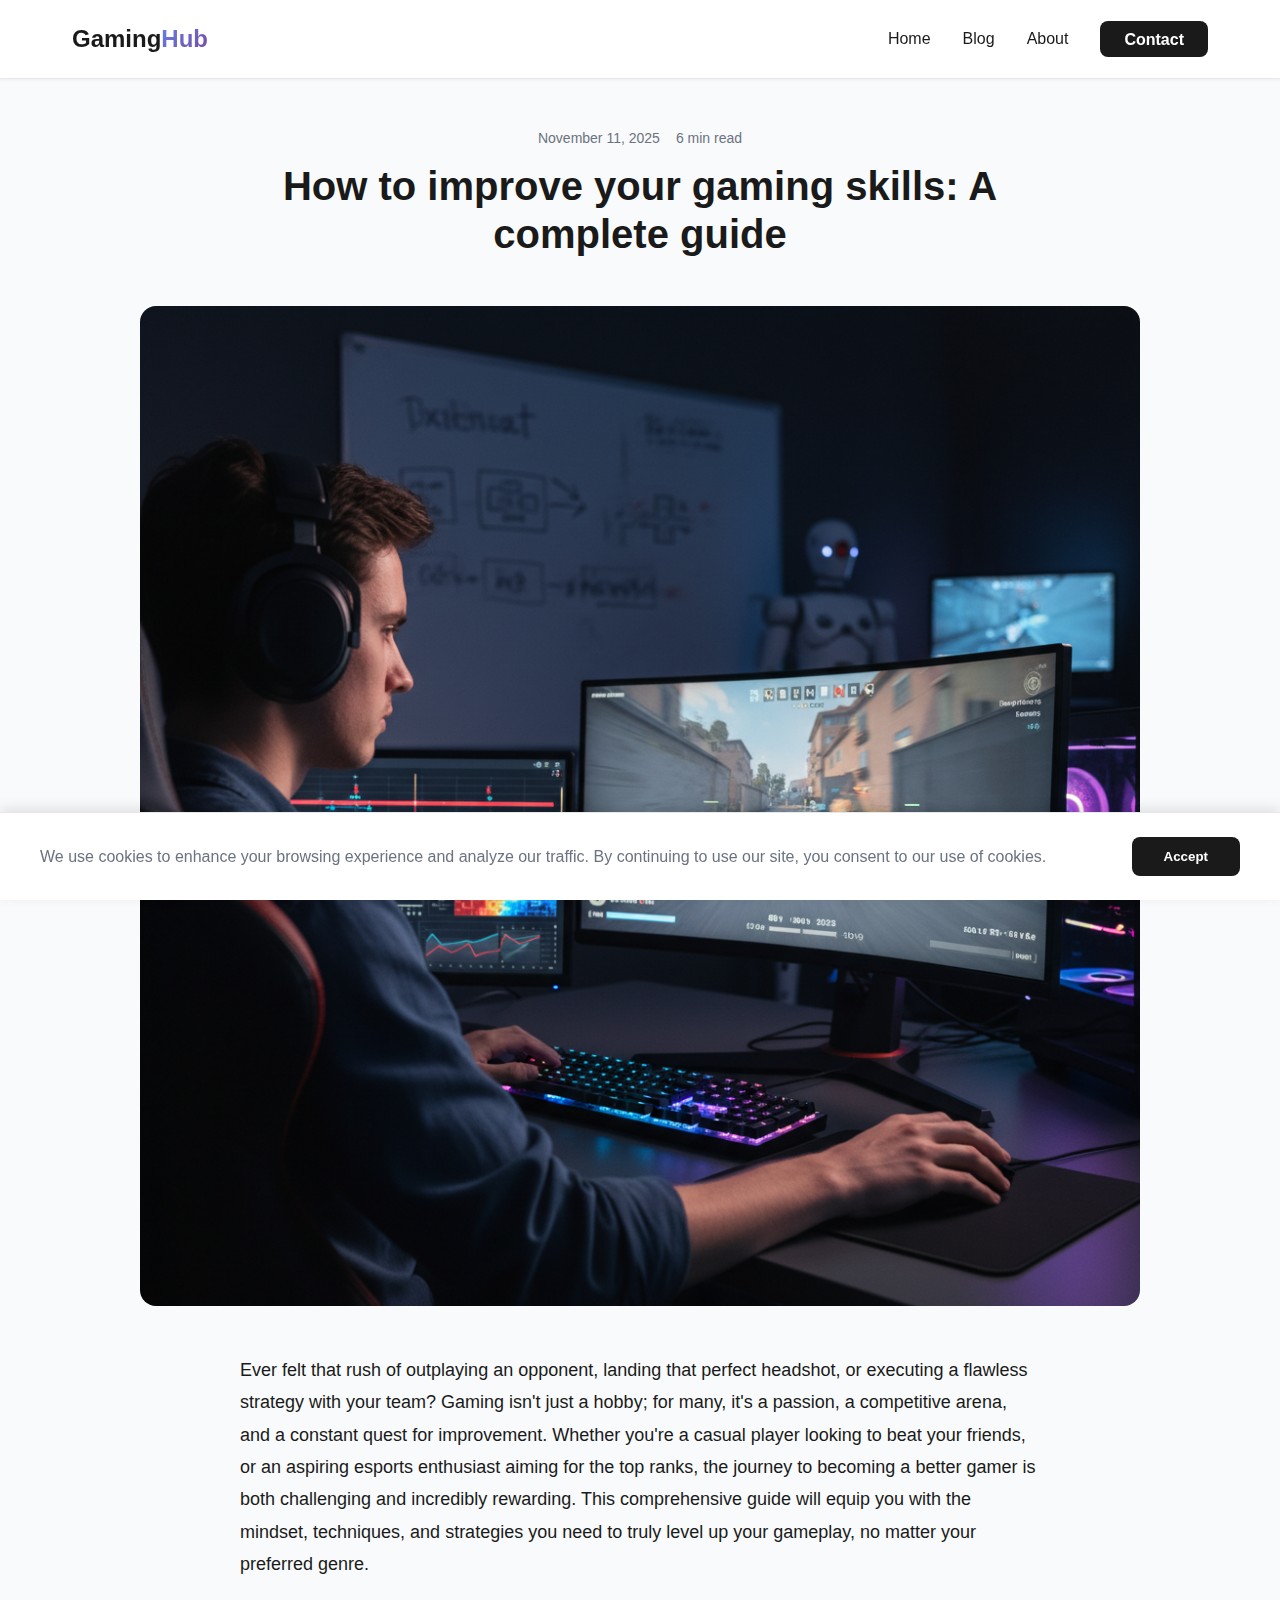
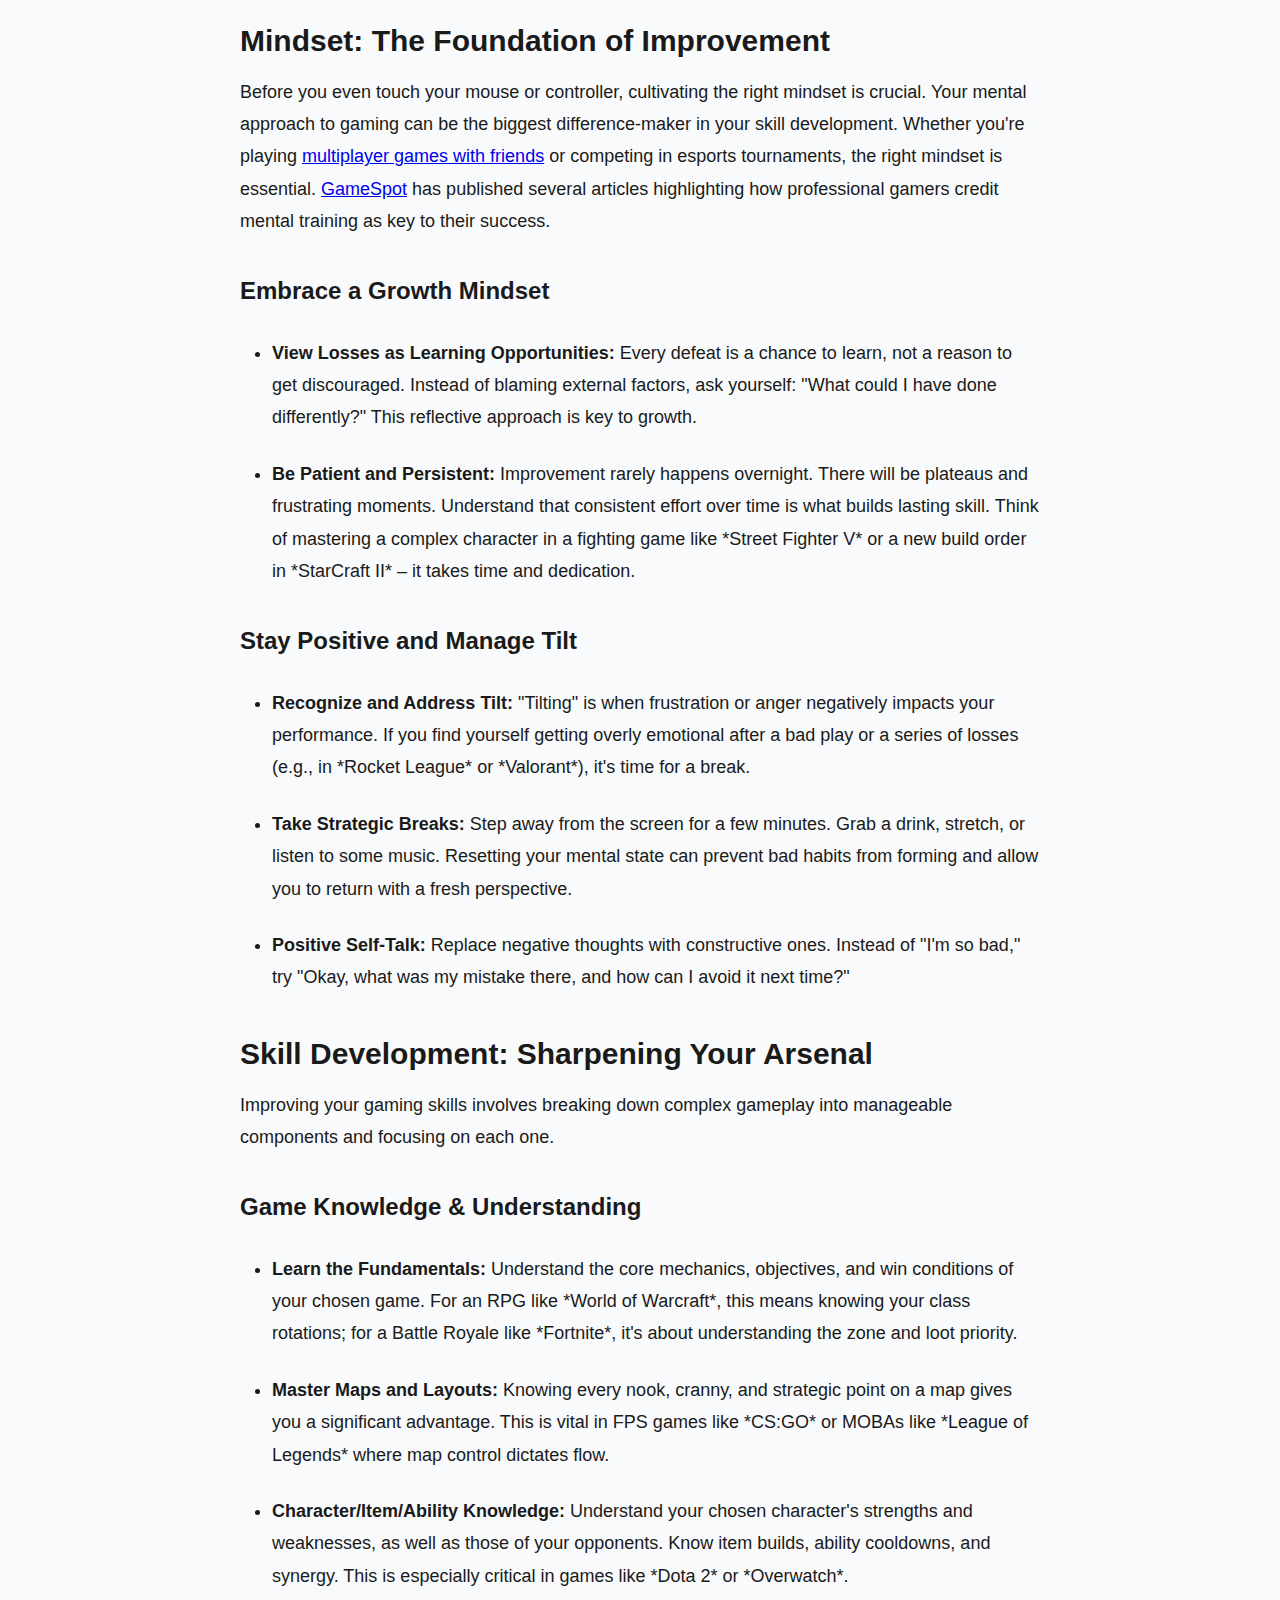
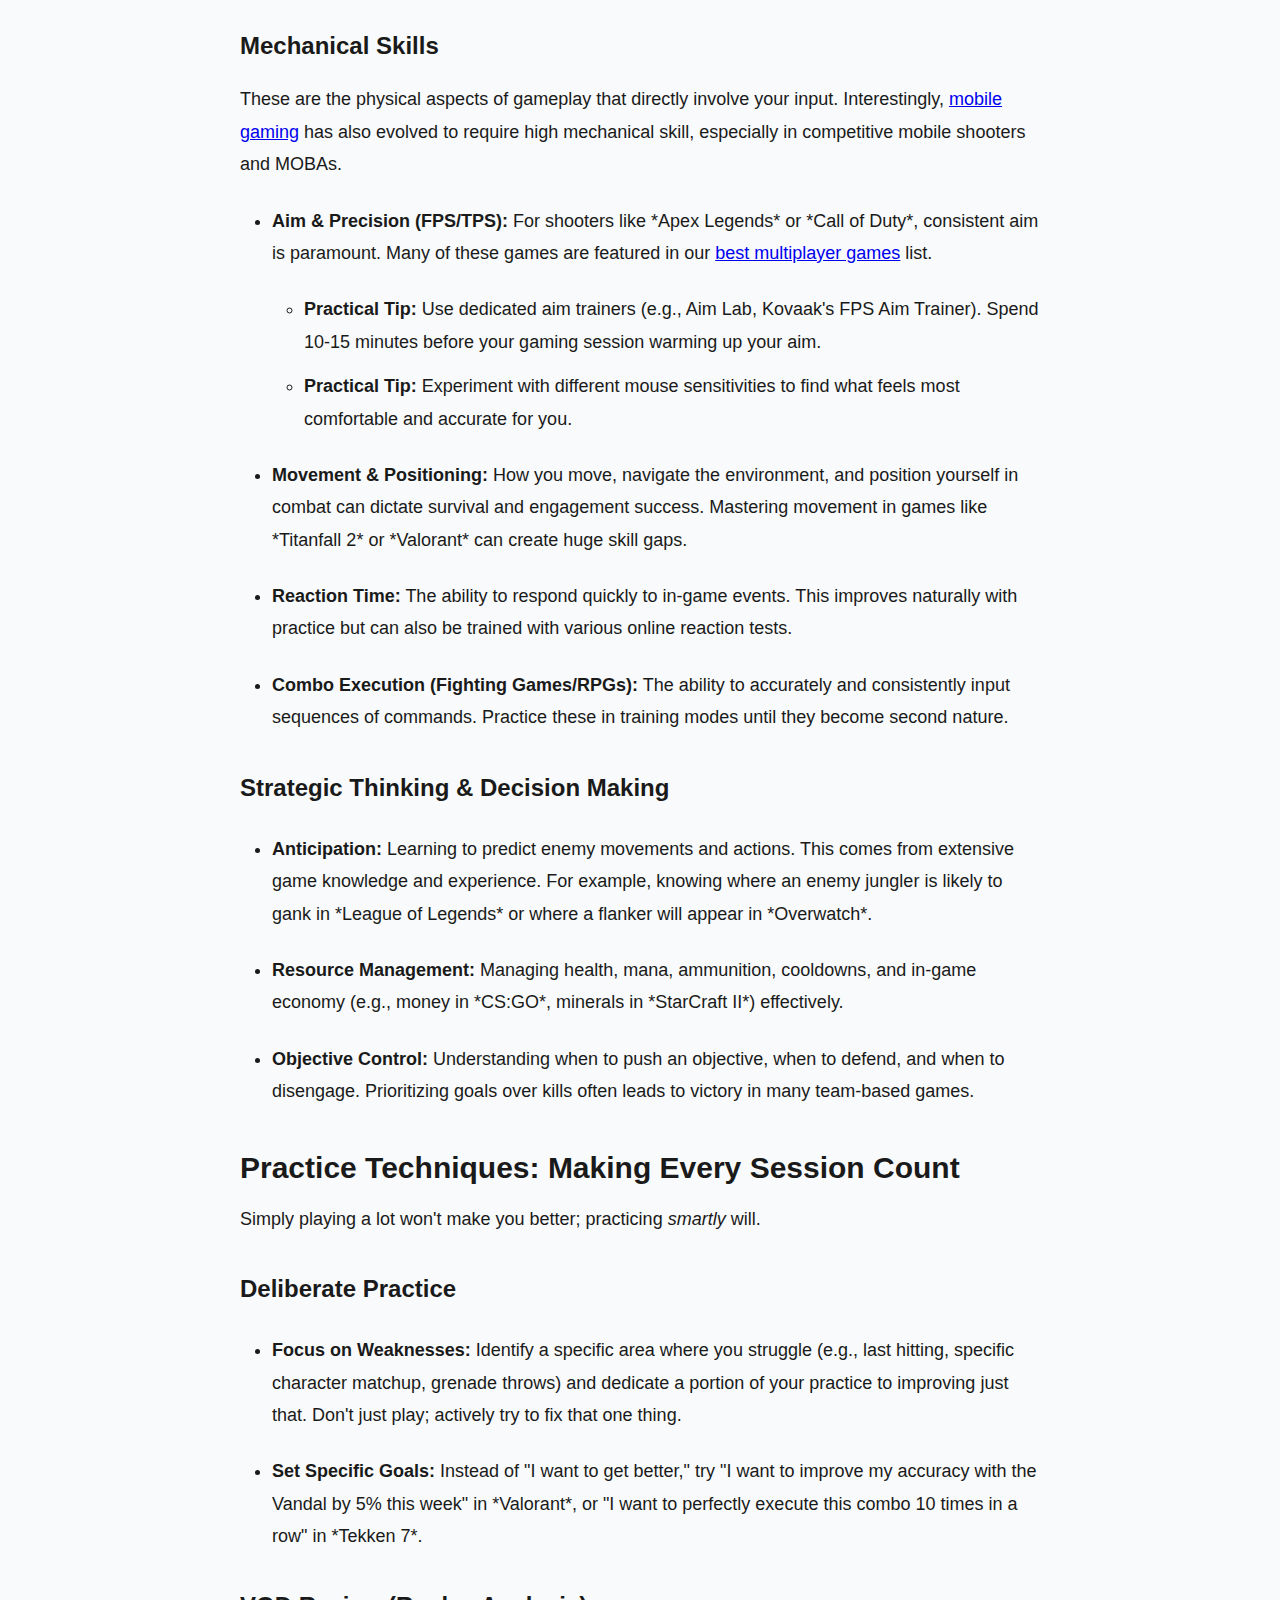
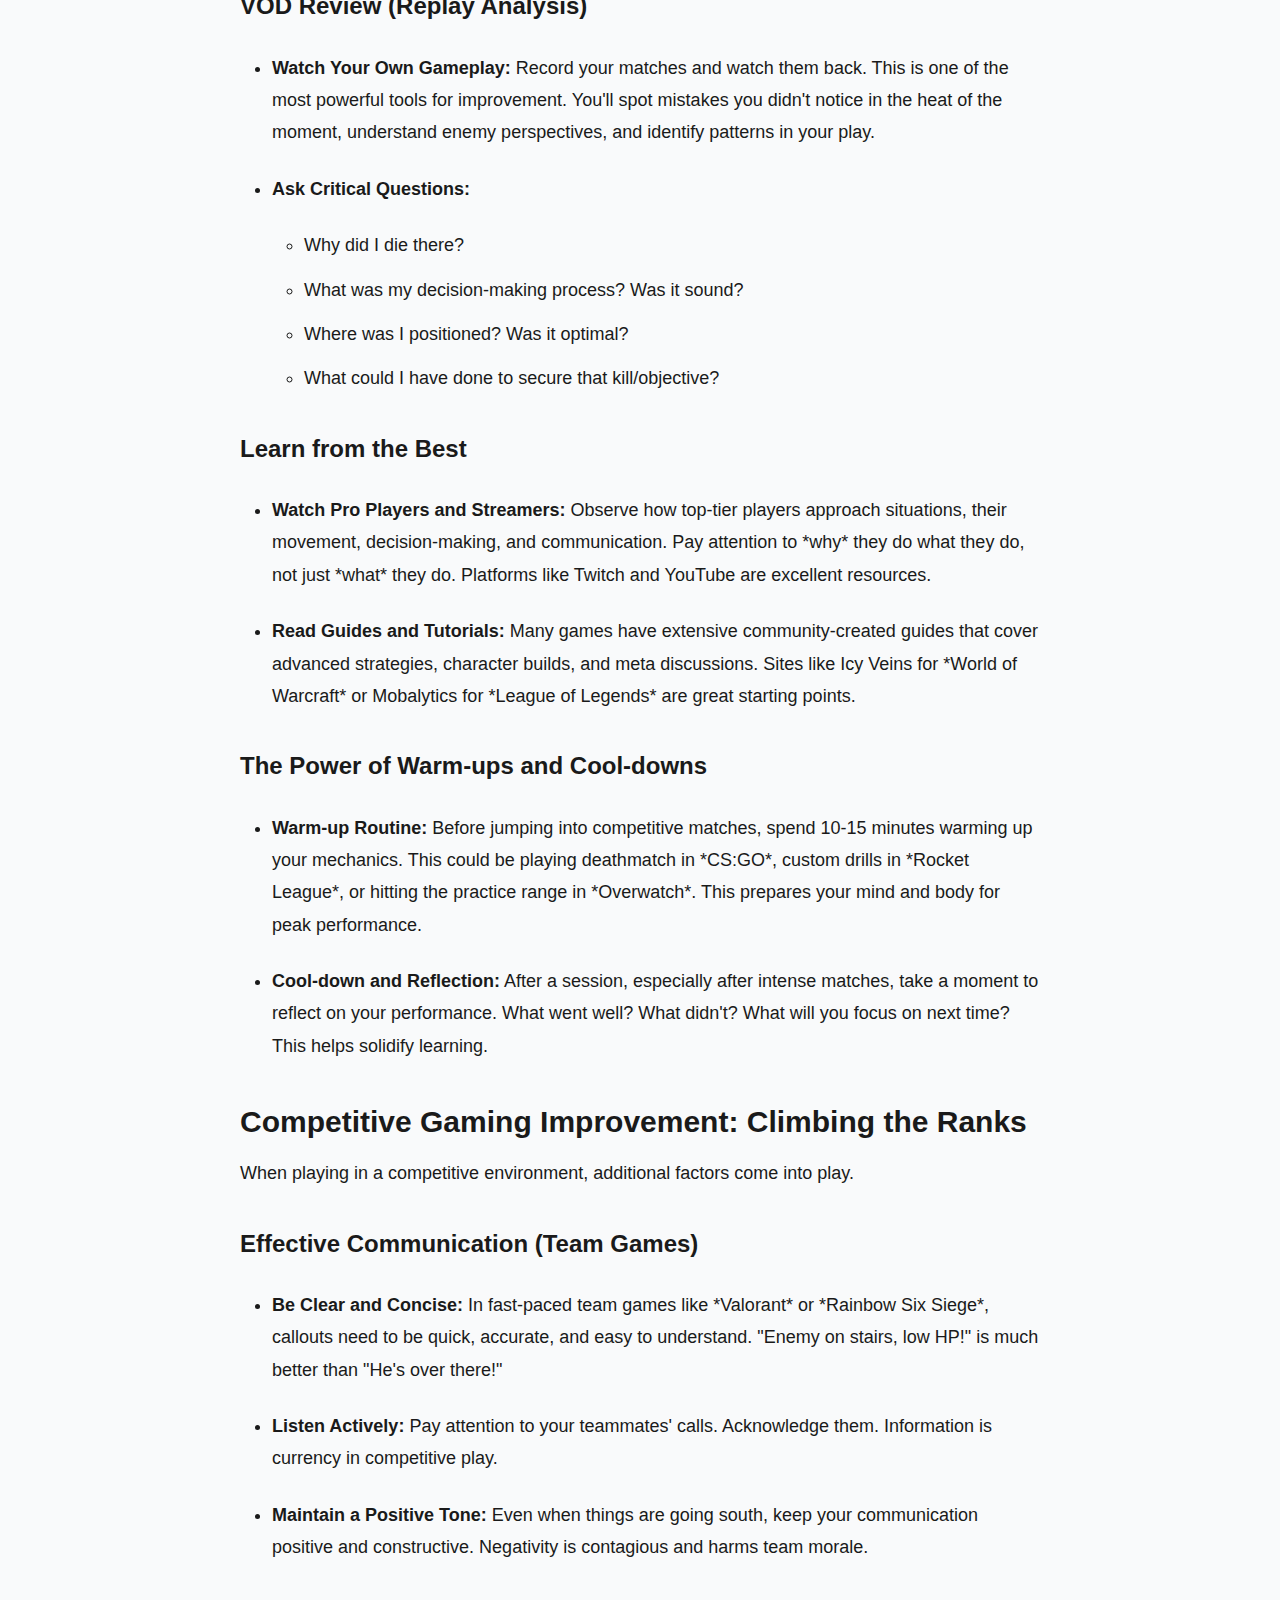
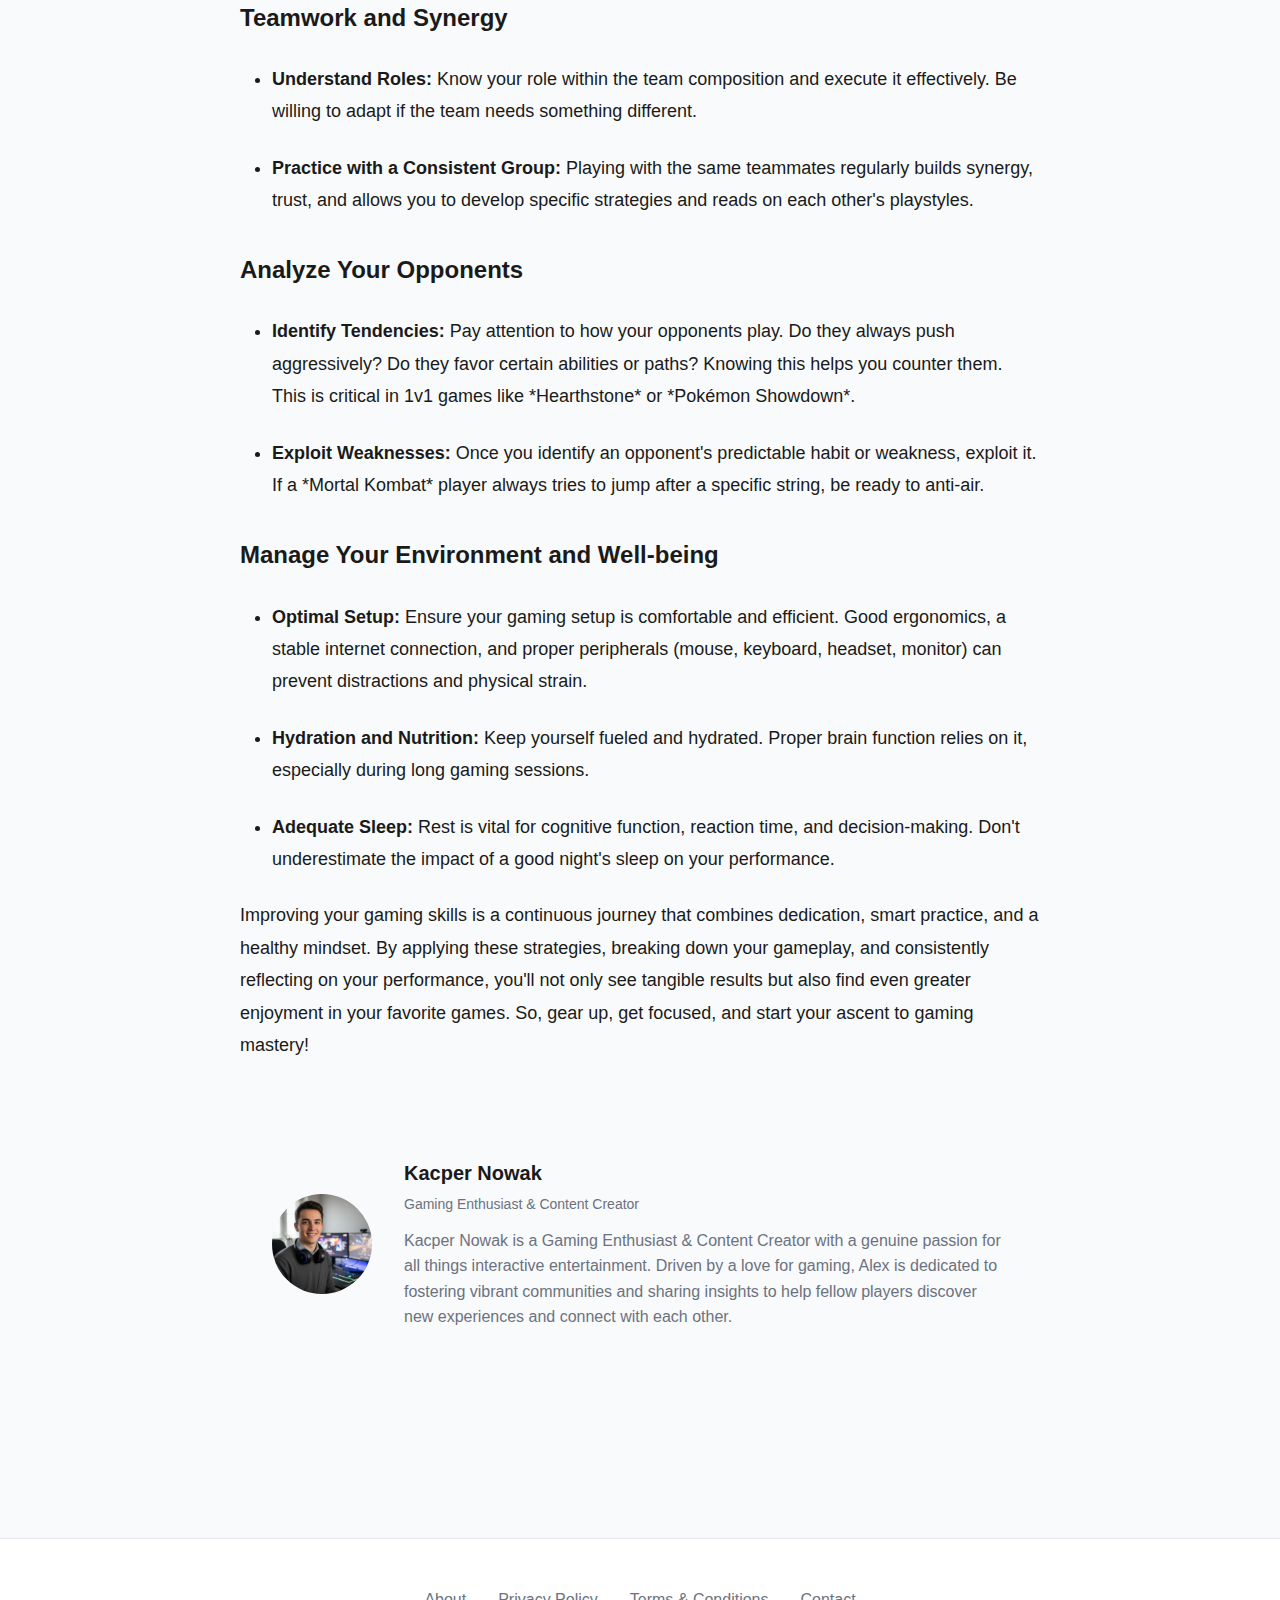
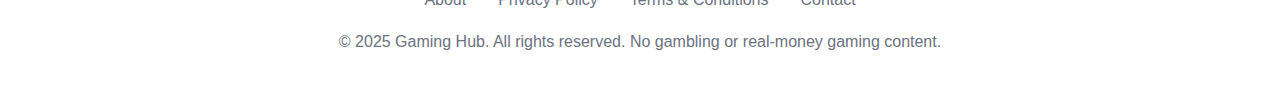
<file: blog/improve-gaming-skills-guide.html>
<!DOCTYPE html>
<html lang="en">
<head>
  <meta charset="UTF-8">
  <meta name="viewport" content="width=device-width, initial-scale=1.0">
  <title>How to improve your gaming skills: A complete guide | Gaming Hub</title>
  <meta name="description" content="Your ultimate destination for gaming tips, reviews, and community insights">
  <link rel="stylesheet" href="../css/style.css">
</head>
<body>
  <header>
    <nav>
      <a href="../index.html" class="logo">Gaming<span>Hub</span></a>
      <ul>
        <li><a href="../index.html">Home</a></li>
        <li><a href="../blog/index.html">Blog</a></li>
        <li><a href="../about.html">About</a></li>
        <li><a href="../contact.html" class="cta-button">Contact</a></li>
      </ul>
    </nav>
  </header>

  <main>
    
      <article>
        <div class="post-header">
          <div class="blog-meta" style="justify-content: center;">
            <span>November 11, 2025</span>
            <span>6 min read</span>
          </div>
          <h1>How to improve your gaming skills: A complete guide</h1>
        </div>
        
        <img src="../images/improve-gaming-skills-guide.png" alt="How to improve your gaming skills: A complete guide" class="post-image">
        
        <div class="post-content">
          <p>Ever felt that rush of outplaying an opponent, landing that perfect headshot, or executing a flawless strategy with your team? Gaming isn't just a hobby; for many, it's a passion, a competitive arena, and a constant quest for improvement. Whether you're a casual player looking to beat your friends, or an aspiring esports enthusiast aiming for the top ranks, the journey to becoming a better gamer is both challenging and incredibly rewarding. This comprehensive guide will equip you with the mindset, techniques, and strategies you need to truly level up your gameplay, no matter your preferred genre.</p>

<h2>Mindset: The Foundation of Improvement</h2>
<p>Before you even touch your mouse or controller, cultivating the right mindset is crucial. Your mental approach to gaming can be the biggest difference-maker in your skill development. Whether you're playing <a href="best-multiplayer-games-2025.html">multiplayer games with friends</a> or competing in esports tournaments, the right mindset is essential. <a href="https://www.gamespot.com/" target="_blank" rel="noopener noreferrer">GameSpot</a> has published several articles highlighting how professional gamers credit mental training as key to their success.</p>

<h3>Embrace a Growth Mindset</h3>
<ul>
    <li><p><strong>View Losses as Learning Opportunities:</strong> Every defeat is a chance to learn, not a reason to get discouraged. Instead of blaming external factors, ask yourself: "What could I have done differently?" This reflective approach is key to growth.</p></li>
    <li><p><strong>Be Patient and Persistent:</strong> Improvement rarely happens overnight. There will be plateaus and frustrating moments. Understand that consistent effort over time is what builds lasting skill. Think of mastering a complex character in a fighting game like *Street Fighter V* or a new build order in *StarCraft II* – it takes time and dedication.</p></li>
</ul>

<h3>Stay Positive and Manage Tilt</h3>
<ul>
    <li><p><strong>Recognize and Address Tilt:</strong> "Tilting" is when frustration or anger negatively impacts your performance. If you find yourself getting overly emotional after a bad play or a series of losses (e.g., in *Rocket League* or *Valorant*), it's time for a break.</p></li>
    <li><p><strong>Take Strategic Breaks:</strong> Step away from the screen for a few minutes. Grab a drink, stretch, or listen to some music. Resetting your mental state can prevent bad habits from forming and allow you to return with a fresh perspective.</p></li>
    <li><p><strong>Positive Self-Talk:</strong> Replace negative thoughts with constructive ones. Instead of "I'm so bad," try "Okay, what was my mistake there, and how can I avoid it next time?"</p></li>
</ul>

<h2>Skill Development: Sharpening Your Arsenal</h2>
<p>Improving your gaming skills involves breaking down complex gameplay into manageable components and focusing on each one.</p>

<h3>Game Knowledge & Understanding</h3>
<ul>
    <li><p><strong>Learn the Fundamentals:</strong> Understand the core mechanics, objectives, and win conditions of your chosen game. For an RPG like *World of Warcraft*, this means knowing your class rotations; for a Battle Royale like *Fortnite*, it's about understanding the zone and loot priority.</p></li>
    <li><p><strong>Master Maps and Layouts:</strong> Knowing every nook, cranny, and strategic point on a map gives you a significant advantage. This is vital in FPS games like *CS:GO* or MOBAs like *League of Legends* where map control dictates flow.</p></li>
    <li><p><strong>Character/Item/Ability Knowledge:</strong> Understand your chosen character's strengths and weaknesses, as well as those of your opponents. Know item builds, ability cooldowns, and synergy. This is especially critical in games like *Dota 2* or *Overwatch*.</p></li>
</ul>

<h3>Mechanical Skills</h3>
<p>These are the physical aspects of gameplay that directly involve your input. Interestingly, <a href="mobile-gaming-trends-2025.html">mobile gaming</a> has also evolved to require high mechanical skill, especially in competitive mobile shooters and MOBAs.</p>
<ul>
    <li><p><strong>Aim & Precision (FPS/TPS):</strong> For shooters like *Apex Legends* or *Call of Duty*, consistent aim is paramount. Many of these games are featured in our <a href="best-multiplayer-games-2025.html">best multiplayer games</a> list.
        <ul>
            <li><strong>Practical Tip:</strong> Use dedicated aim trainers (e.g., Aim Lab, Kovaak's FPS Aim Trainer). Spend 10-15 minutes before your gaming session warming up your aim.</li>
            <li><strong>Practical Tip:</strong> Experiment with different mouse sensitivities to find what feels most comfortable and accurate for you.</li>
        </ul></p></li>
    <li><p><strong>Movement & Positioning:</strong> How you move, navigate the environment, and position yourself in combat can dictate survival and engagement success. Mastering movement in games like *Titanfall 2* or *Valorant* can create huge skill gaps.</p></li>
    <li><p><strong>Reaction Time:</strong> The ability to respond quickly to in-game events. This improves naturally with practice but can also be trained with various online reaction tests.</p></li>
    <li><p><strong>Combo Execution (Fighting Games/RPGs):</strong> The ability to accurately and consistently input sequences of commands. Practice these in training modes until they become second nature.</p></li>
</ul>

<h3>Strategic Thinking & Decision Making</h3>
<ul>
    <li><p><strong>Anticipation:</strong> Learning to predict enemy movements and actions. This comes from extensive game knowledge and experience. For example, knowing where an enemy jungler is likely to gank in *League of Legends* or where a flanker will appear in *Overwatch*.</p></li>
    <li><p><strong>Resource Management:</strong> Managing health, mana, ammunition, cooldowns, and in-game economy (e.g., money in *CS:GO*, minerals in *StarCraft II*) effectively.</p></li>
    <li><p><strong>Objective Control:</strong> Understanding when to push an objective, when to defend, and when to disengage. Prioritizing goals over kills often leads to victory in many team-based games.</p></li>
</ul>

<h2>Practice Techniques: Making Every Session Count</h2>
<p>Simply playing a lot won't make you better; practicing <em>smartly</em> will.</p>

<h3>Deliberate Practice</h3>
<ul>
    <li><p><strong>Focus on Weaknesses:</strong> Identify a specific area where you struggle (e.g., last hitting, specific character matchup, grenade throws) and dedicate a portion of your practice to improving just that. Don't just play; actively try to fix that one thing.</p></li>
    <li><p><strong>Set Specific Goals:</strong> Instead of "I want to get better," try "I want to improve my accuracy with the Vandal by 5% this week" in *Valorant*, or "I want to perfectly execute this combo 10 times in a row" in *Tekken 7*.</p></li>
</ul>

<h3>VOD Review (Replay Analysis)</h3>
<ul>
    <li><p><strong>Watch Your Own Gameplay:</strong> Record your matches and watch them back. This is one of the most powerful tools for improvement. You'll spot mistakes you didn't notice in the heat of the moment, understand enemy perspectives, and identify patterns in your play.</p></li>
    <li><p><strong>Ask Critical Questions:</strong>
        <ul>
            <li>Why did I die there?</li>
            <li>What was my decision-making process? Was it sound?</li>
            <li>Where was I positioned? Was it optimal?</li>
            <li>What could I have done to secure that kill/objective?</li>
        </ul></p></li>
</ul>

<h3>Learn from the Best</h3>
<ul>
    <li><p><strong>Watch Pro Players and Streamers:</strong> Observe how top-tier players approach situations, their movement, decision-making, and communication. Pay attention to *why* they do what they do, not just *what* they do. Platforms like Twitch and YouTube are excellent resources.</p></li>
    <li><p><strong>Read Guides and Tutorials:</strong> Many games have extensive community-created guides that cover advanced strategies, character builds, and meta discussions. Sites like Icy Veins for *World of Warcraft* or Mobalytics for *League of Legends* are great starting points.</p></li>
</ul>

<h3>The Power of Warm-ups and Cool-downs</h3>
<ul>
    <li><p><strong>Warm-up Routine:</strong> Before jumping into competitive matches, spend 10-15 minutes warming up your mechanics. This could be playing deathmatch in *CS:GO*, custom drills in *Rocket League*, or hitting the practice range in *Overwatch*. This prepares your mind and body for peak performance.</p></li>
    <li><p><strong>Cool-down and Reflection:</strong> After a session, especially after intense matches, take a moment to reflect on your performance. What went well? What didn't? What will you focus on next time? This helps solidify learning.</p></li>
</ul>

<h2>Competitive Gaming Improvement: Climbing the Ranks</h2>
<p>When playing in a competitive environment, additional factors come into play.</p>

<h3>Effective Communication (Team Games)</h3>
<ul>
    <li><p><strong>Be Clear and Concise:</strong> In fast-paced team games like *Valorant* or *Rainbow Six Siege*, callouts need to be quick, accurate, and easy to understand. "Enemy on stairs, low HP!" is much better than "He's over there!"</p></li>
    <li><p><strong>Listen Actively:</strong> Pay attention to your teammates' calls. Acknowledge them. Information is currency in competitive play.</p></li>
    <li><p><strong>Maintain a Positive Tone:</strong> Even when things are going south, keep your communication positive and constructive. Negativity is contagious and harms team morale.</p></li>
</ul>

<h3>Teamwork and Synergy</h3>
<ul>
    <li><p><strong>Understand Roles:</strong> Know your role within the team composition and execute it effectively. Be willing to adapt if the team needs something different.</p></li>
    <li><p><strong>Practice with a Consistent Group:</strong> Playing with the same teammates regularly builds synergy, trust, and allows you to develop specific strategies and reads on each other's playstyles.</p></li>
</ul>

<h3>Analyze Your Opponents</h3>
<ul>
    <li><p><strong>Identify Tendencies:</strong> Pay attention to how your opponents play. Do they always push aggressively? Do they favor certain abilities or paths? Knowing this helps you counter them. This is critical in 1v1 games like *Hearthstone* or *Pokémon Showdown*.</p></li>
    <li><p><strong>Exploit Weaknesses:</strong> Once you identify an opponent's predictable habit or weakness, exploit it. If a *Mortal Kombat* player always tries to jump after a specific string, be ready to anti-air.</p></li>
</ul>

<h3>Manage Your Environment and Well-being</h3>
<ul>
    <li><p><strong>Optimal Setup:</strong> Ensure your gaming setup is comfortable and efficient. Good ergonomics, a stable internet connection, and proper peripherals (mouse, keyboard, headset, monitor) can prevent distractions and physical strain.</p></li>
    <li><p><strong>Hydration and Nutrition:</strong> Keep yourself fueled and hydrated. Proper brain function relies on it, especially during long gaming sessions.</p></li>
    <li><p><strong>Adequate Sleep:</strong> Rest is vital for cognitive function, reaction time, and decision-making. Don't underestimate the impact of a good night's sleep on your performance.</p></li>
</ul>

<p>Improving your gaming skills is a continuous journey that combines dedication, smart practice, and a healthy mindset. By applying these strategies, breaking down your gameplay, and consistently reflecting on your performance, you'll not only see tangible results but also find even greater enjoyment in your favorite games. So, gear up, get focused, and start your ascent to gaming mastery!</p>
        </div>
        
        <div class="author-box">
          <img src="../images/author.png" alt="Kacper Nowak" class="author-image">
          <div class="author-info">
            <h3>Kacper Nowak</h3>
            <div class="author-role">Gaming Enthusiast & Content Creator</div>
            <p class="author-bio">Kacper Nowak is a Gaming Enthusiast & Content Creator with a genuine passion for all things interactive entertainment. Driven by a love for gaming, Alex is dedicated to fostering vibrant communities and sharing insights to help fellow players discover new experiences and connect with each other.</p>
          </div>
        </div>
      </article>
    
  </main>

  <footer>
    <div class="footer-content">
      <div class="footer-links">
        <a href="../about.html">About</a>
        <a href="../privacy.html">Privacy Policy</a>
        <a href="../terms.html">Terms & Conditions</a>
        <a href="../contact.html">Contact</a>
      </div>
      <p>&copy; 2025 Gaming Hub. All rights reserved. No gambling or real-money gaming content.</p>
    </div>
  </footer>

  <div class="cookie-banner">
    <div class="cookie-content">
      <p>We use cookies to enhance your browsing experience and analyze our traffic. By continuing to use our site, you consent to our use of cookies.</p>
      <div class="cookie-buttons">
        <button class="cookie-button accept-button">Accept</button>
      </div>
    </div>
  </div>

  <script src="../js/main.js"></script>
</body>
</html>
</file>
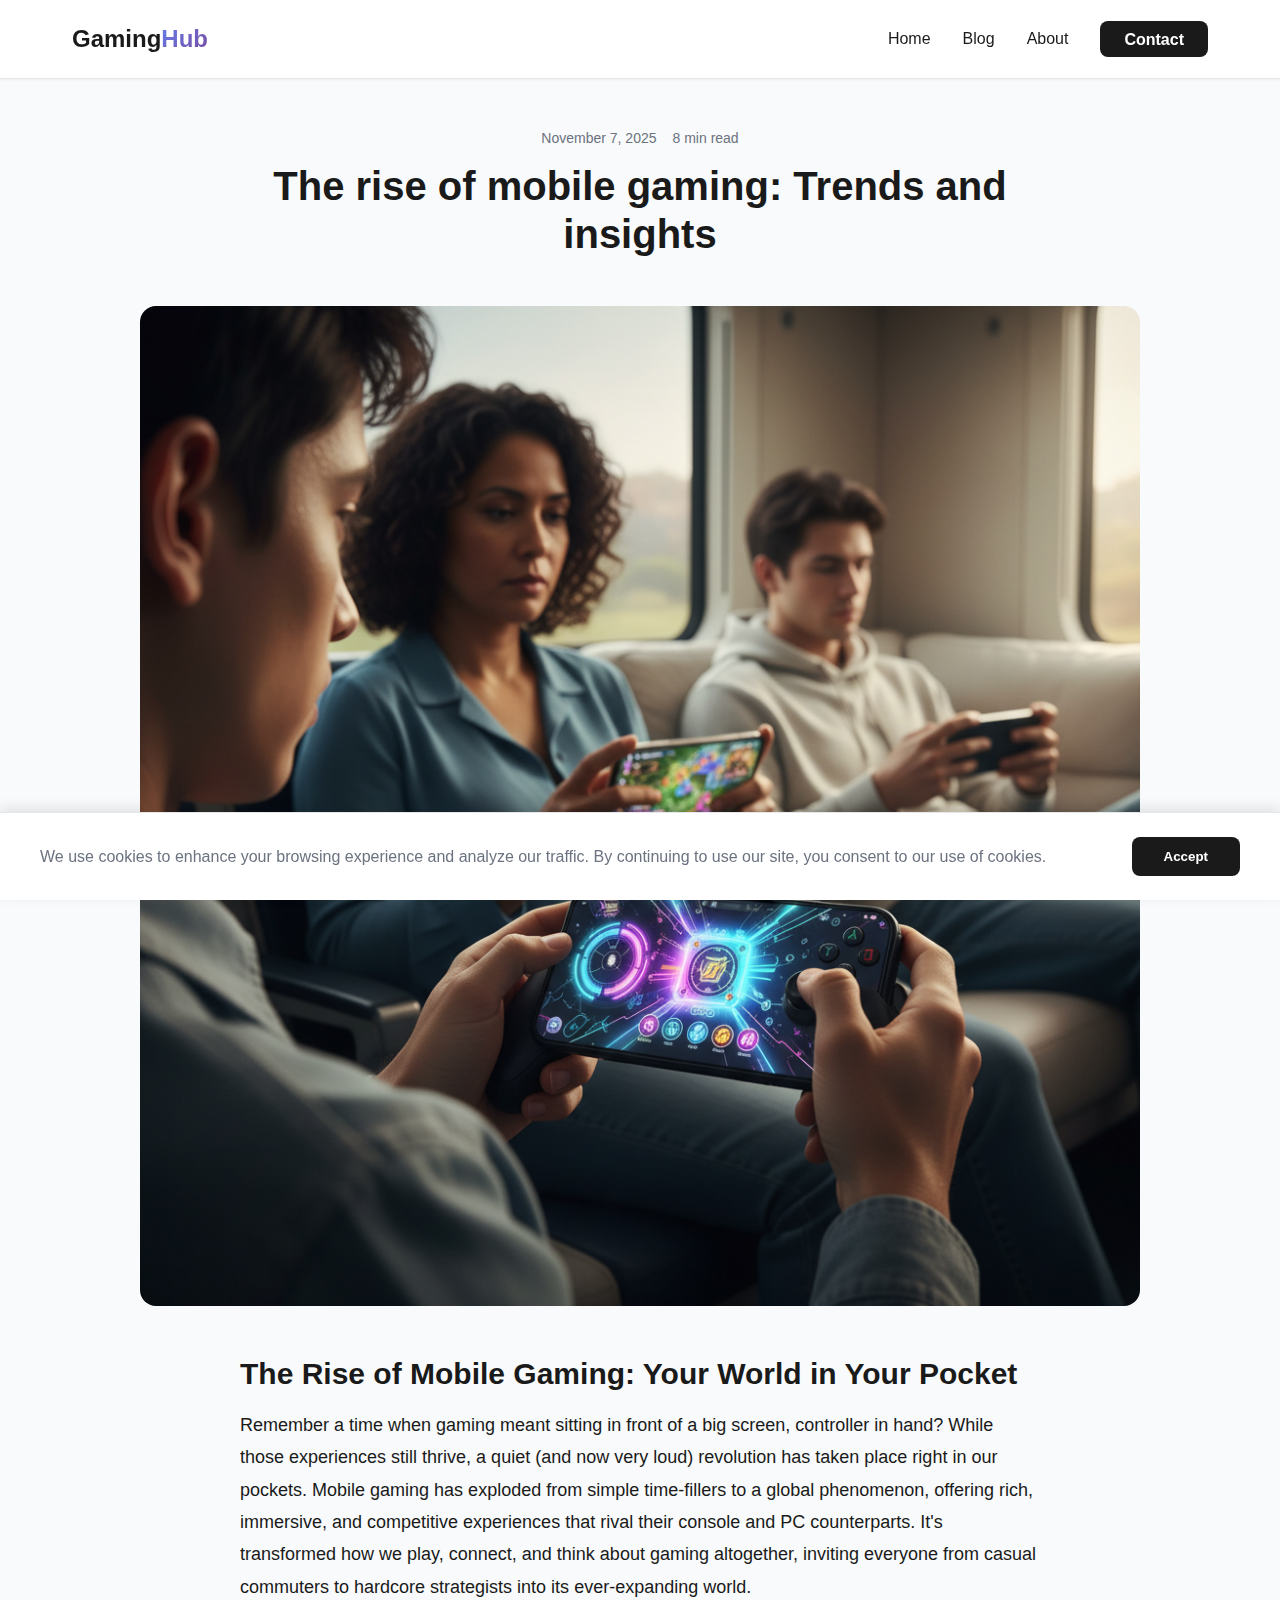
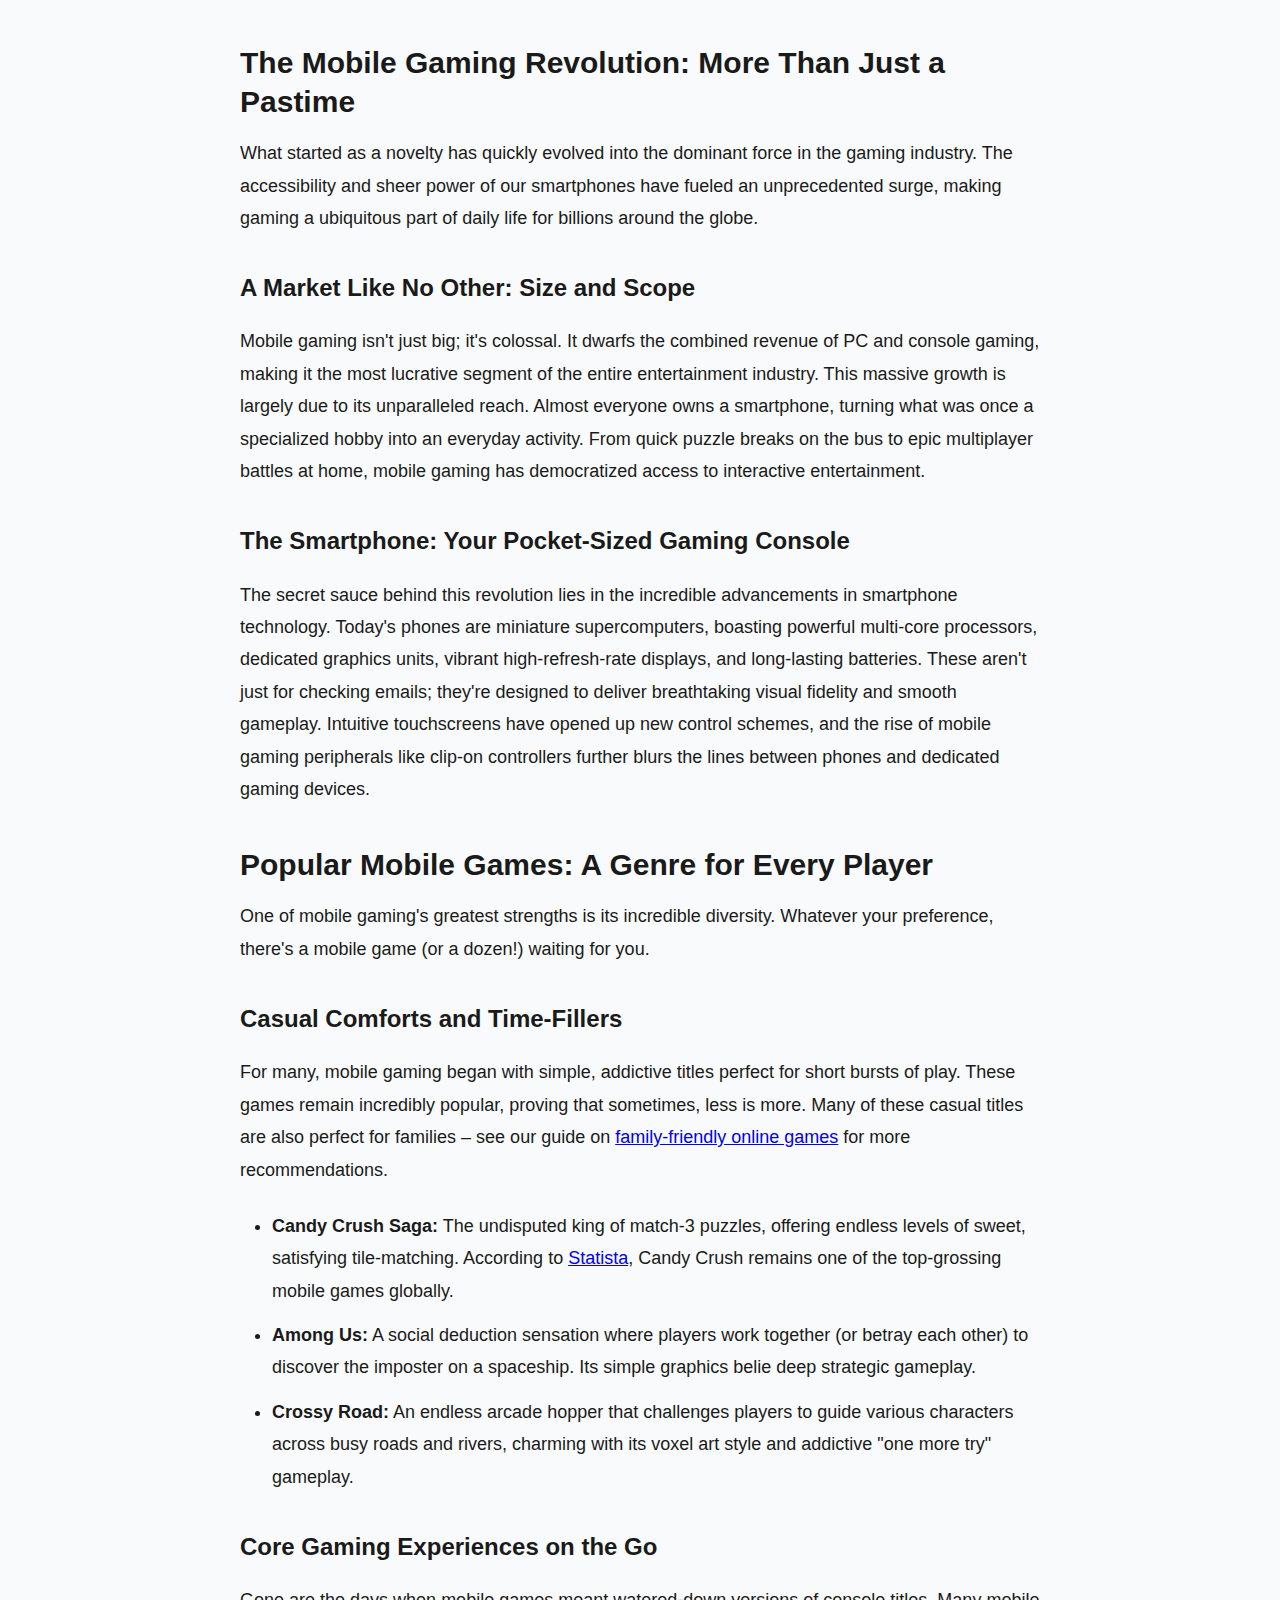
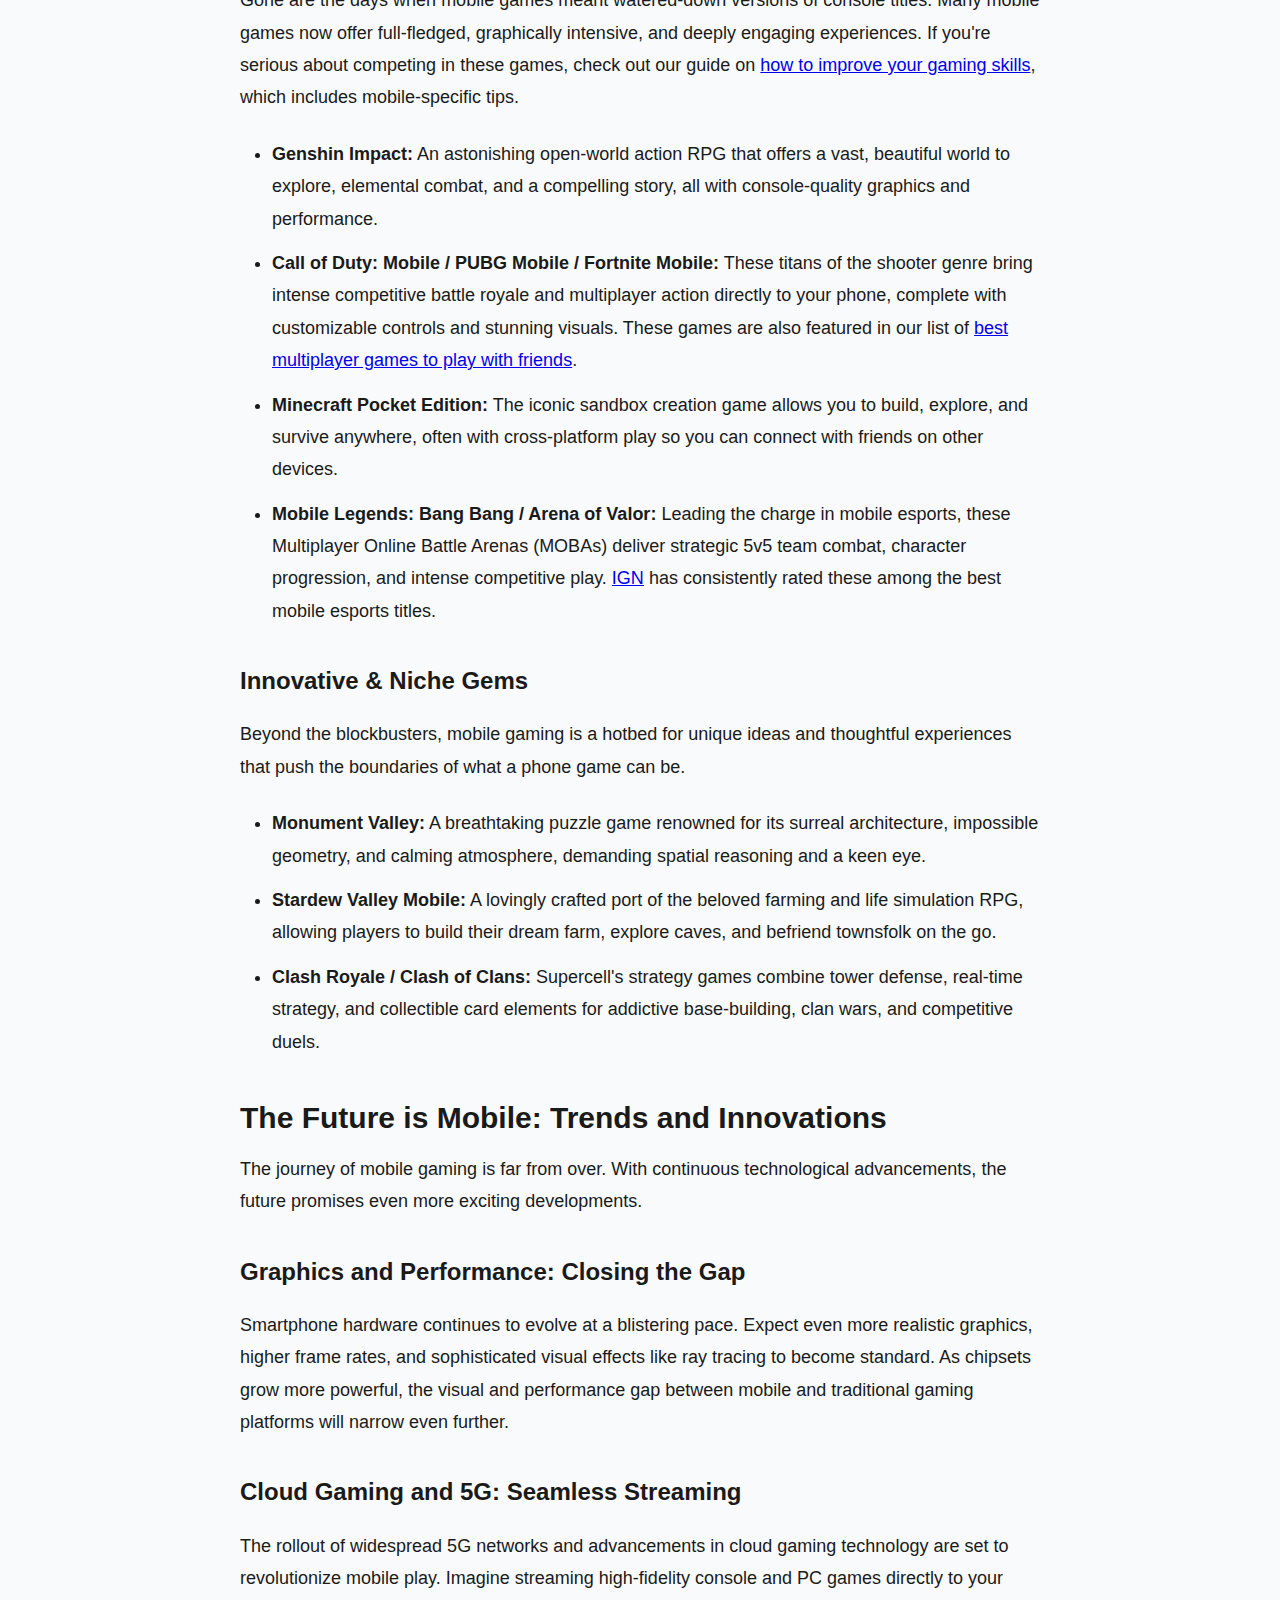
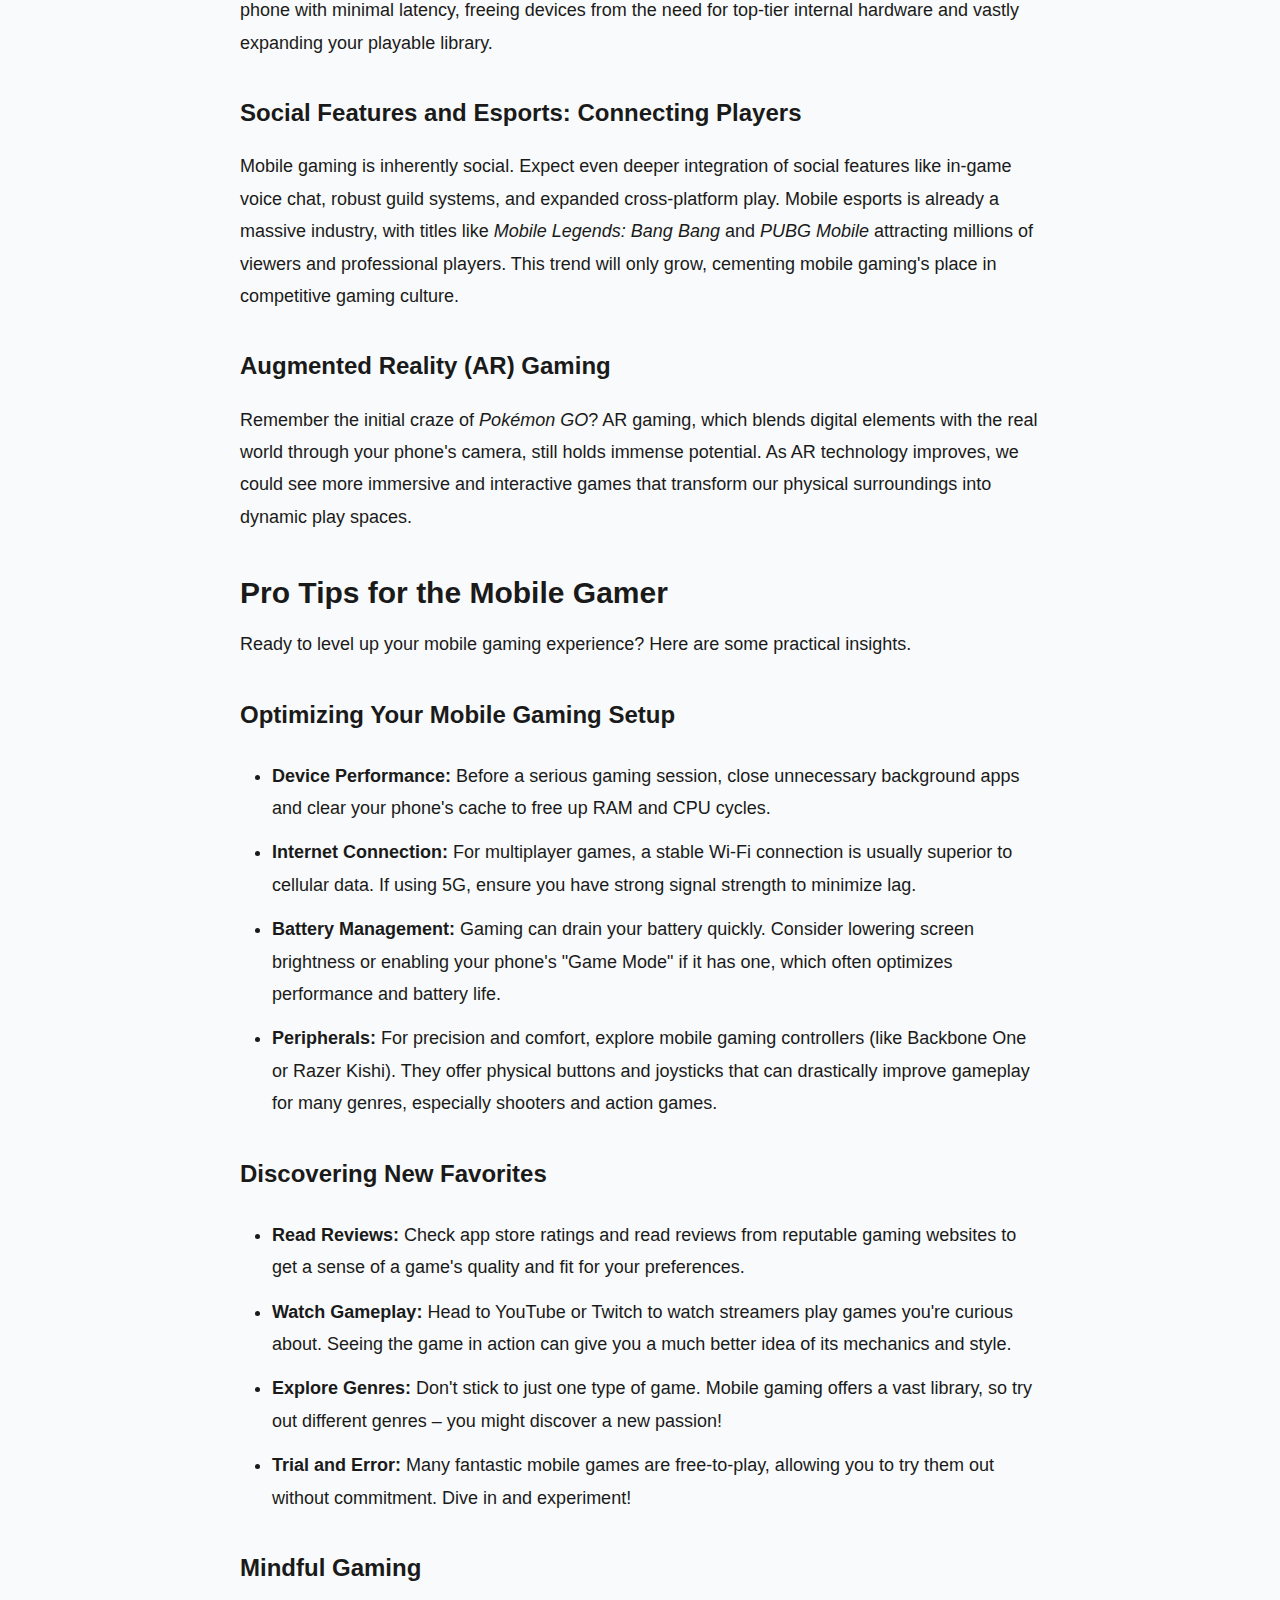
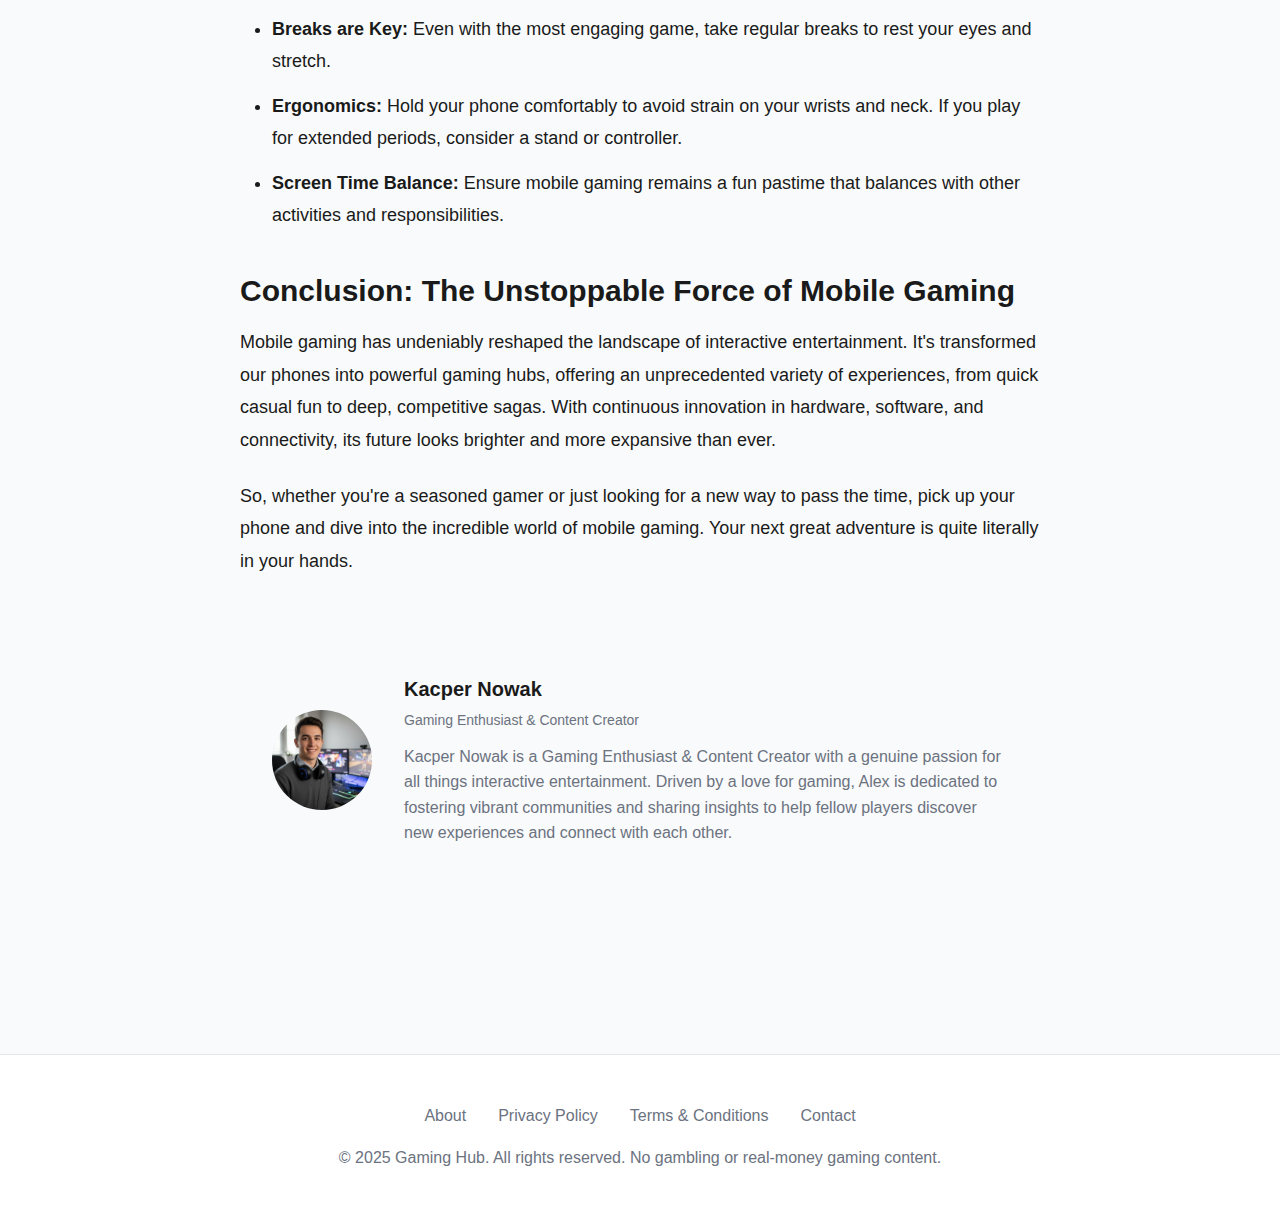
<file: blog/mobile-gaming-trends-2025.html>
<!DOCTYPE html>
<html lang="en">
<head>
  <meta charset="UTF-8">
  <meta name="viewport" content="width=device-width, initial-scale=1.0">
  <title>The rise of mobile gaming: Trends and insights | Gaming Hub</title>
  <meta name="description" content="Your ultimate destination for gaming tips, reviews, and community insights">
  <link rel="stylesheet" href="../css/style.css">
</head>
<body>
  <header>
    <nav>
      <a href="../index.html" class="logo">Gaming<span>Hub</span></a>
      <ul>
        <li><a href="../index.html">Home</a></li>
        <li><a href="../blog/index.html">Blog</a></li>
        <li><a href="../about.html">About</a></li>
        <li><a href="../contact.html" class="cta-button">Contact</a></li>
      </ul>
    </nav>
  </header>

  <main>
    
      <article>
        <div class="post-header">
          <div class="blog-meta" style="justify-content: center;">
            <span>November 7, 2025</span>
            <span>8 min read</span>
          </div>
          <h1>The rise of mobile gaming: Trends and insights</h1>
        </div>
        
        <img src="../images/mobile-gaming-trends-2025.png" alt="The rise of mobile gaming: Trends and insights" class="post-image">
        
        <div class="post-content">
          <h2>The Rise of Mobile Gaming: Your World in Your Pocket</h2>
<p>Remember a time when gaming meant sitting in front of a big screen, controller in hand? While those experiences still thrive, a quiet (and now very loud) revolution has taken place right in our pockets. Mobile gaming has exploded from simple time-fillers to a global phenomenon, offering rich, immersive, and competitive experiences that rival their console and PC counterparts. It's transformed how we play, connect, and think about gaming altogether, inviting everyone from casual commuters to hardcore strategists into its ever-expanding world.</p>

<h2>The Mobile Gaming Revolution: More Than Just a Pastime</h2>
<p>What started as a novelty has quickly evolved into the dominant force in the gaming industry. The accessibility and sheer power of our smartphones have fueled an unprecedented surge, making gaming a ubiquitous part of daily life for billions around the globe.</p>

<h3>A Market Like No Other: Size and Scope</h3>
<p>Mobile gaming isn't just big; it's colossal. It dwarfs the combined revenue of PC and console gaming, making it the most lucrative segment of the entire entertainment industry. This massive growth is largely due to its unparalleled reach. Almost everyone owns a smartphone, turning what was once a specialized hobby into an everyday activity. From quick puzzle breaks on the bus to epic multiplayer battles at home, mobile gaming has democratized access to interactive entertainment.</p>

<h3>The Smartphone: Your Pocket-Sized Gaming Console</h3>
<p>The secret sauce behind this revolution lies in the incredible advancements in smartphone technology. Today's phones are miniature supercomputers, boasting powerful multi-core processors, dedicated graphics units, vibrant high-refresh-rate displays, and long-lasting batteries. These aren't just for checking emails; they're designed to deliver breathtaking visual fidelity and smooth gameplay. Intuitive touchscreens have opened up new control schemes, and the rise of mobile gaming peripherals like clip-on controllers further blurs the lines between phones and dedicated gaming devices.</p>

<h2>Popular Mobile Games: A Genre for Every Player</h2>
<p>One of mobile gaming's greatest strengths is its incredible diversity. Whatever your preference, there's a mobile game (or a dozen!) waiting for you.</p>

<h3>Casual Comforts and Time-Fillers</h3>
<p>For many, mobile gaming began with simple, addictive titles perfect for short bursts of play. These games remain incredibly popular, proving that sometimes, less is more. Many of these casual titles are also perfect for families – see our guide on <a href="family-friendly-online-games.html">family-friendly online games</a> for more recommendations.</p>
<ul>
    <li><strong>Candy Crush Saga:</strong> The undisputed king of match-3 puzzles, offering endless levels of sweet, satisfying tile-matching. According to <a href="https://www.statista.com/statistics/507272/leading-iphone-apps-ranked-by-revenue/" target="_blank" rel="noopener noreferrer">Statista</a>, Candy Crush remains one of the top-grossing mobile games globally.</li>
    <li><strong>Among Us:</strong> A social deduction sensation where players work together (or betray each other) to discover the imposter on a spaceship. Its simple graphics belie deep strategic gameplay.</li>
    <li><strong>Crossy Road:</strong> An endless arcade hopper that challenges players to guide various characters across busy roads and rivers, charming with its voxel art style and addictive "one more try" gameplay.</li>
</ul>

<h3>Core Gaming Experiences on the Go</h3>
<p>Gone are the days when mobile games meant watered-down versions of console titles. Many mobile games now offer full-fledged, graphically intensive, and deeply engaging experiences. If you're serious about competing in these games, check out our guide on <a href="improve-gaming-skills-guide.html">how to improve your gaming skills</a>, which includes mobile-specific tips.</p>
<ul>
    <li><strong>Genshin Impact:</strong> An astonishing open-world action RPG that offers a vast, beautiful world to explore, elemental combat, and a compelling story, all with console-quality graphics and performance.</li>
    <li><strong>Call of Duty: Mobile / PUBG Mobile / Fortnite Mobile:</strong> These titans of the shooter genre bring intense competitive battle royale and multiplayer action directly to your phone, complete with customizable controls and stunning visuals. These games are also featured in our list of <a href="best-multiplayer-games-2025.html">best multiplayer games to play with friends</a>.</li>
    <li><strong>Minecraft Pocket Edition:</strong> The iconic sandbox creation game allows you to build, explore, and survive anywhere, often with cross-platform play so you can connect with friends on other devices.</li>
    <li><strong>Mobile Legends: Bang Bang / Arena of Valor:</strong> Leading the charge in mobile esports, these Multiplayer Online Battle Arenas (MOBAs) deliver strategic 5v5 team combat, character progression, and intense competitive play. <a href="https://www.ign.com/" target="_blank" rel="noopener noreferrer">IGN</a> has consistently rated these among the best mobile esports titles.</li>
</ul>

<h3>Innovative & Niche Gems</h3>
<p>Beyond the blockbusters, mobile gaming is a hotbed for unique ideas and thoughtful experiences that push the boundaries of what a phone game can be.</p>
<ul>
    <li><strong>Monument Valley:</strong> A breathtaking puzzle game renowned for its surreal architecture, impossible geometry, and calming atmosphere, demanding spatial reasoning and a keen eye.</li>
    <li><strong>Stardew Valley Mobile:</strong> A lovingly crafted port of the beloved farming and life simulation RPG, allowing players to build their dream farm, explore caves, and befriend townsfolk on the go.</li>
    <li><strong>Clash Royale / Clash of Clans:</strong> Supercell's strategy games combine tower defense, real-time strategy, and collectible card elements for addictive base-building, clan wars, and competitive duels.</li>
</ul>

<h2>The Future is Mobile: Trends and Innovations</h2>
<p>The journey of mobile gaming is far from over. With continuous technological advancements, the future promises even more exciting developments.</p>

<h3>Graphics and Performance: Closing the Gap</h3>
<p>Smartphone hardware continues to evolve at a blistering pace. Expect even more realistic graphics, higher frame rates, and sophisticated visual effects like ray tracing to become standard. As chipsets grow more powerful, the visual and performance gap between mobile and traditional gaming platforms will narrow even further.</p>

<h3>Cloud Gaming and 5G: Seamless Streaming</h3>
<p>The rollout of widespread 5G networks and advancements in cloud gaming technology are set to revolutionize mobile play. Imagine streaming high-fidelity console and PC games directly to your phone with minimal latency, freeing devices from the need for top-tier internal hardware and vastly expanding your playable library.</p>

<h3>Social Features and Esports: Connecting Players</h3>
<p>Mobile gaming is inherently social. Expect even deeper integration of social features like in-game voice chat, robust guild systems, and expanded cross-platform play. Mobile esports is already a massive industry, with titles like <i>Mobile Legends: Bang Bang</i> and <i>PUBG Mobile</i> attracting millions of viewers and professional players. This trend will only grow, cementing mobile gaming's place in competitive gaming culture.</p>

<h3>Augmented Reality (AR) Gaming</h3>
<p>Remember the initial craze of <i>Pokémon GO</i>? AR gaming, which blends digital elements with the real world through your phone's camera, still holds immense potential. As AR technology improves, we could see more immersive and interactive games that transform our physical surroundings into dynamic play spaces.</p>

<h2>Pro Tips for the Mobile Gamer</h2>
<p>Ready to level up your mobile gaming experience? Here are some practical insights.</p>

<h3>Optimizing Your Mobile Gaming Setup</h3>
<ul>
    <li><strong>Device Performance:</strong> Before a serious gaming session, close unnecessary background apps and clear your phone's cache to free up RAM and CPU cycles.</li>
    <li><strong>Internet Connection:</strong> For multiplayer games, a stable Wi-Fi connection is usually superior to cellular data. If using 5G, ensure you have strong signal strength to minimize lag.</li>
    <li><strong>Battery Management:</strong> Gaming can drain your battery quickly. Consider lowering screen brightness or enabling your phone's "Game Mode" if it has one, which often optimizes performance and battery life.</li>
    <li><strong>Peripherals:</strong> For precision and comfort, explore mobile gaming controllers (like Backbone One or Razer Kishi). They offer physical buttons and joysticks that can drastically improve gameplay for many genres, especially shooters and action games.</li>
</ul>

<h3>Discovering New Favorites</h3>
<ul>
    <li><strong>Read Reviews:</strong> Check app store ratings and read reviews from reputable gaming websites to get a sense of a game's quality and fit for your preferences.</li>
    <li><strong>Watch Gameplay:</strong> Head to YouTube or Twitch to watch streamers play games you're curious about. Seeing the game in action can give you a much better idea of its mechanics and style.</li>
    <li><strong>Explore Genres:</strong> Don't stick to just one type of game. Mobile gaming offers a vast library, so try out different genres – you might discover a new passion!</li>
    <li><strong>Trial and Error:</strong> Many fantastic mobile games are free-to-play, allowing you to try them out without commitment. Dive in and experiment!</li>
</ul>

<h3>Mindful Gaming</h3>
<ul>
    <li><strong>Breaks are Key:</strong> Even with the most engaging game, take regular breaks to rest your eyes and stretch.</li>
    <li><strong>Ergonomics:</strong> Hold your phone comfortably to avoid strain on your wrists and neck. If you play for extended periods, consider a stand or controller.</li>
    <li><strong>Screen Time Balance:</strong> Ensure mobile gaming remains a fun pastime that balances with other activities and responsibilities.</li>
</ul>

<h2>Conclusion: The Unstoppable Force of Mobile Gaming</h2>
<p>Mobile gaming has undeniably reshaped the landscape of interactive entertainment. It's transformed our phones into powerful gaming hubs, offering an unprecedented variety of experiences, from quick casual fun to deep, competitive sagas. With continuous innovation in hardware, software, and connectivity, its future looks brighter and more expansive than ever.</p>
<p>So, whether you're a seasoned gamer or just looking for a new way to pass the time, pick up your phone and dive into the incredible world of mobile gaming. Your next great adventure is quite literally in your hands.</p>
        </div>
        
        <div class="author-box">
          <img src="../images/author.png" alt="Kacper Nowak" class="author-image">
          <div class="author-info">
            <h3>Kacper Nowak</h3>
            <div class="author-role">Gaming Enthusiast & Content Creator</div>
            <p class="author-bio">Kacper Nowak is a Gaming Enthusiast & Content Creator with a genuine passion for all things interactive entertainment. Driven by a love for gaming, Alex is dedicated to fostering vibrant communities and sharing insights to help fellow players discover new experiences and connect with each other.</p>
          </div>
        </div>
      </article>
    
  </main>

  <footer>
    <div class="footer-content">
      <div class="footer-links">
        <a href="../about.html">About</a>
        <a href="../privacy.html">Privacy Policy</a>
        <a href="../terms.html">Terms & Conditions</a>
        <a href="../contact.html">Contact</a>
      </div>
      <p>&copy; 2025 Gaming Hub. All rights reserved. No gambling or real-money gaming content.</p>
    </div>
  </footer>

  <div class="cookie-banner">
    <div class="cookie-content">
      <p>We use cookies to enhance your browsing experience and analyze our traffic. By continuing to use our site, you consent to our use of cookies.</p>
      <div class="cookie-buttons">
        <button class="cookie-button accept-button">Accept</button>
      </div>
    </div>
  </div>

  <script src="../js/main.js"></script>
</body>
</html>
</file>
<file: css/style.css>
/* Gaming Hub Blog - Marketer Milk Inspired Design */

* {
  margin: 0;
  padding: 0;
  box-sizing: border-box;
}

:root {
  --primary-color: #2563eb;
  --secondary-color: #10b981;
  --accent-gradient: linear-gradient(135deg, #667eea 0%, #764ba2 100%);
  --text-primary: #1a1a1a;
  --text-secondary: #6b7280;
  --bg-primary: #ffffff;
  --bg-secondary: #f9fafb;
  --border-color: #e5e7eb;
}

body {
  font-family: -apple-system, BlinkMacSystemFont, "Segoe UI", Roboto, "Helvetica Neue", Arial, sans-serif;
  line-height: 1.6;
  color: var(--text-primary);
  background: var(--bg-secondary);
}

/* Header */
header {
  background: white;
  border-bottom: 1px solid var(--border-color);
  position: sticky;
  top: 0;
  z-index: 1000;
  box-shadow: 0 1px 3px rgba(0, 0, 0, 0.05);
}

nav {
  max-width: 1200px;
  margin: 0 auto;
  padding: 1.25rem 2rem;
  display: flex;
  justify-content: space-between;
  align-items: center;
}

.logo {
  font-size: 1.5rem;
  font-weight: 700;
  color: var(--text-primary);
  text-decoration: none;
}

.logo span {
  background: var(--accent-gradient);
  -webkit-background-clip: text;
  -webkit-text-fill-color: transparent;
  background-clip: text;
}

nav ul {
  list-style: none;
  display: flex;
  gap: 2rem;
  align-items: center;
}

nav a {
  text-decoration: none;
  color: var(--text-primary);
  font-weight: 500;
  transition: color 0.3s;
}

nav a:hover {
  color: var(--primary-color);
}

.cta-button {
  background: var(--text-primary);
  color: white !important;
  padding: 0.6rem 1.5rem;
  border-radius: 8px;
  font-weight: 600;
  transition: all 0.3s;
}

.cta-button:hover {
  background: var(--primary-color);
  transform: translateY(-2px);
}

/* Main Content */
main {
  max-width: 1200px;
  margin: 0 auto;
  padding: 3rem 2rem;
}

/* Hero Section */
.hero {
  margin-bottom: 4rem;
}

.hero h1 {
  font-size: 2.5rem;
  font-weight: 800;
  margin-bottom: 1rem;
  line-height: 1.2;
}

/* Section Headers */
.section-header {
  display: flex;
  justify-content: space-between;
  align-items: center;
  margin-bottom: 2rem;
}

.section-header h2 {
  font-size: 1.875rem;
  font-weight: 700;
}

.view-all {
  color: var(--primary-color);
  text-decoration: none;
  font-weight: 600;
  transition: color 0.3s;
}

.view-all:hover {
  color: var(--secondary-color);
}

/* Blog Grid */
.blog-grid {
  display: grid;
  grid-template-columns: repeat(auto-fill, minmax(350px, 1fr));
  gap: 2rem;
  margin-bottom: 4rem;
}

/* Blog Card */
.blog-card {
  background: white;
  border-radius: 16px;
  overflow: hidden;
  transition: all 0.3s;
  box-shadow: 0 1px 3px rgba(0, 0, 0, 0.1);
  text-decoration: none;
  color: inherit;
  display: block;
}

.blog-card:hover {
  transform: translateY(-8px);
  box-shadow: 0 20px 40px rgba(0, 0, 0, 0.15);
}

.blog-card-image {
  width: 100%;
  height: 250px;
  object-fit: cover;
  border-radius: 16px 16px 0 0;
}

.blog-card-content {
  padding: 1.5rem;
}

.blog-meta {
  color: var(--text-secondary);
  font-size: 0.875rem;
  margin-bottom: 0.75rem;
  display: flex;
  gap: 1rem;
}

.blog-card h3 {
  font-size: 1.25rem;
  font-weight: 700;
  line-height: 1.4;
  margin-bottom: 0.75rem;
  color: var(--text-primary);
}

.blog-card p {
  color: var(--text-secondary);
  line-height: 1.6;
}

/* Featured Post */
.featured-post {
  background: white;
  border-radius: 16px;
  overflow: hidden;
  margin-bottom: 3rem;
  box-shadow: 0 4px 6px rgba(0, 0, 0, 0.1);
}

.featured-image {
  width: 100%;
  height: 400px;
  object-fit: cover;
}

.featured-content {
  padding: 2.5rem;
}

.featured-content h2 {
  font-size: 2rem;
  font-weight: 800;
  margin-bottom: 1rem;
  line-height: 1.3;
}

/* Blog Post Page */
.post-header {
  max-width: 800px;
  margin: 0 auto 3rem;
  text-align: center;
}

.post-header h1 {
  font-size: 2.5rem;
  font-weight: 800;
  line-height: 1.2;
  margin-bottom: 1.5rem;
}

.post-image {
  width: 100%;
  max-width: 1000px;
  height: auto;
  border-radius: 16px;
  margin: 2rem auto 3rem;
  display: block;
}

.post-content {
  max-width: 800px;
  margin: 0 auto;
  font-size: 1.125rem;
  line-height: 1.8;
}

.post-content h2 {
  font-size: 1.875rem;
  font-weight: 700;
  margin: 2.5rem 0 1rem;
  line-height: 1.3;
}

.post-content h3 {
  font-size: 1.5rem;
  font-weight: 600;
  margin: 2rem 0 1rem;
}

.post-content p {
  margin-bottom: 1.5rem;
}

.post-content ul, .post-content ol {
  margin: 1.5rem 0;
  padding-left: 2rem;
}

.post-content li {
  margin-bottom: 0.75rem;
}

/* Author Box */
.author-box {
  max-width: 800px;
  margin: 4rem auto;
  background: var(--bg-secondary);
  border-radius: 16px;
  padding: 2rem;
  display: flex;
  gap: 2rem;
  align-items: center;
}

.author-image {
  width: 100px;
  height: 100px;
  border-radius: 50%;
  object-fit: cover;
}

.author-info h3 {
  font-size: 1.25rem;
  font-weight: 700;
  margin-bottom: 0.25rem;
}

.author-role {
  color: var(--text-secondary);
  font-size: 0.875rem;
  margin-bottom: 0.75rem;
}

.author-bio {
  color: var(--text-secondary);
  line-height: 1.6;
}

/* Static Pages */
.static-page {
  max-width: 800px;
  margin: 0 auto;
  background: white;
  padding: 3rem;
  border-radius: 16px;
}

.static-page h1 {
  font-size: 2.5rem;
  font-weight: 800;
  margin-bottom: 2rem;
}

.static-page h2 {
  font-size: 1.75rem;
  font-weight: 700;
  margin: 2rem 0 1rem;
}

.static-page p {
  margin-bottom: 1.5rem;
  line-height: 1.8;
}

/* Cookie Banner */
.cookie-banner {
  position: fixed;
  bottom: 0;
  left: 0;
  right: 0;
  background: white;
  border-top: 1px solid var(--border-color);
  padding: 1.5rem;
  box-shadow: 0 -4px 12px rgba(0, 0, 0, 0.1);
  z-index: 9999;
  display: none;
}

.cookie-banner.show {
  display: block;
}

.cookie-content {
  max-width: 1200px;
  margin: 0 auto;
  display: flex;
  justify-content: space-between;
  align-items: center;
  gap: 2rem;
}

.cookie-banner p {
  margin: 0;
  color: var(--text-secondary);
}

.cookie-buttons {
  display: flex;
  gap: 1rem;
}

.cookie-button {
  padding: 0.75rem 2rem;
  border: none;
  border-radius: 8px;
  font-weight: 600;
  cursor: pointer;
  transition: all 0.3s;
}

.accept-button {
  background: var(--text-primary);
  color: white;
}

.accept-button:hover {
  background: var(--primary-color);
}

/* Footer */
footer {
  background: white;
  border-top: 1px solid var(--border-color);
  padding: 3rem 2rem;
  margin-top: 4rem;
}

.footer-content {
  max-width: 1200px;
  margin: 0 auto;
  text-align: center;
  color: var(--text-secondary);
}

.footer-links {
  display: flex;
  justify-content: center;
  gap: 2rem;
  margin-bottom: 1rem;
  flex-wrap: wrap;
}

.footer-links a {
  color: var(--text-secondary);
  text-decoration: none;
  transition: color 0.3s;
}

.footer-links a:hover {
  color: var(--primary-color);
}

/* Responsive */
@media (max-width: 768px) {
  nav {
    flex-direction: column;
    gap: 1rem;
  }
  
  nav ul {
    flex-wrap: wrap;
    justify-content: center;
  }
  
  .blog-grid {
    grid-template-columns: 1fr;
  }
  
  .hero h1 {
    font-size: 2rem;
  }
  
  .post-header h1 {
    font-size: 2rem;
  }
  
  .author-box {
    flex-direction: column;
    text-align: center;
  }
  
  .cookie-content {
    flex-direction: column;
  }
}
</file>
